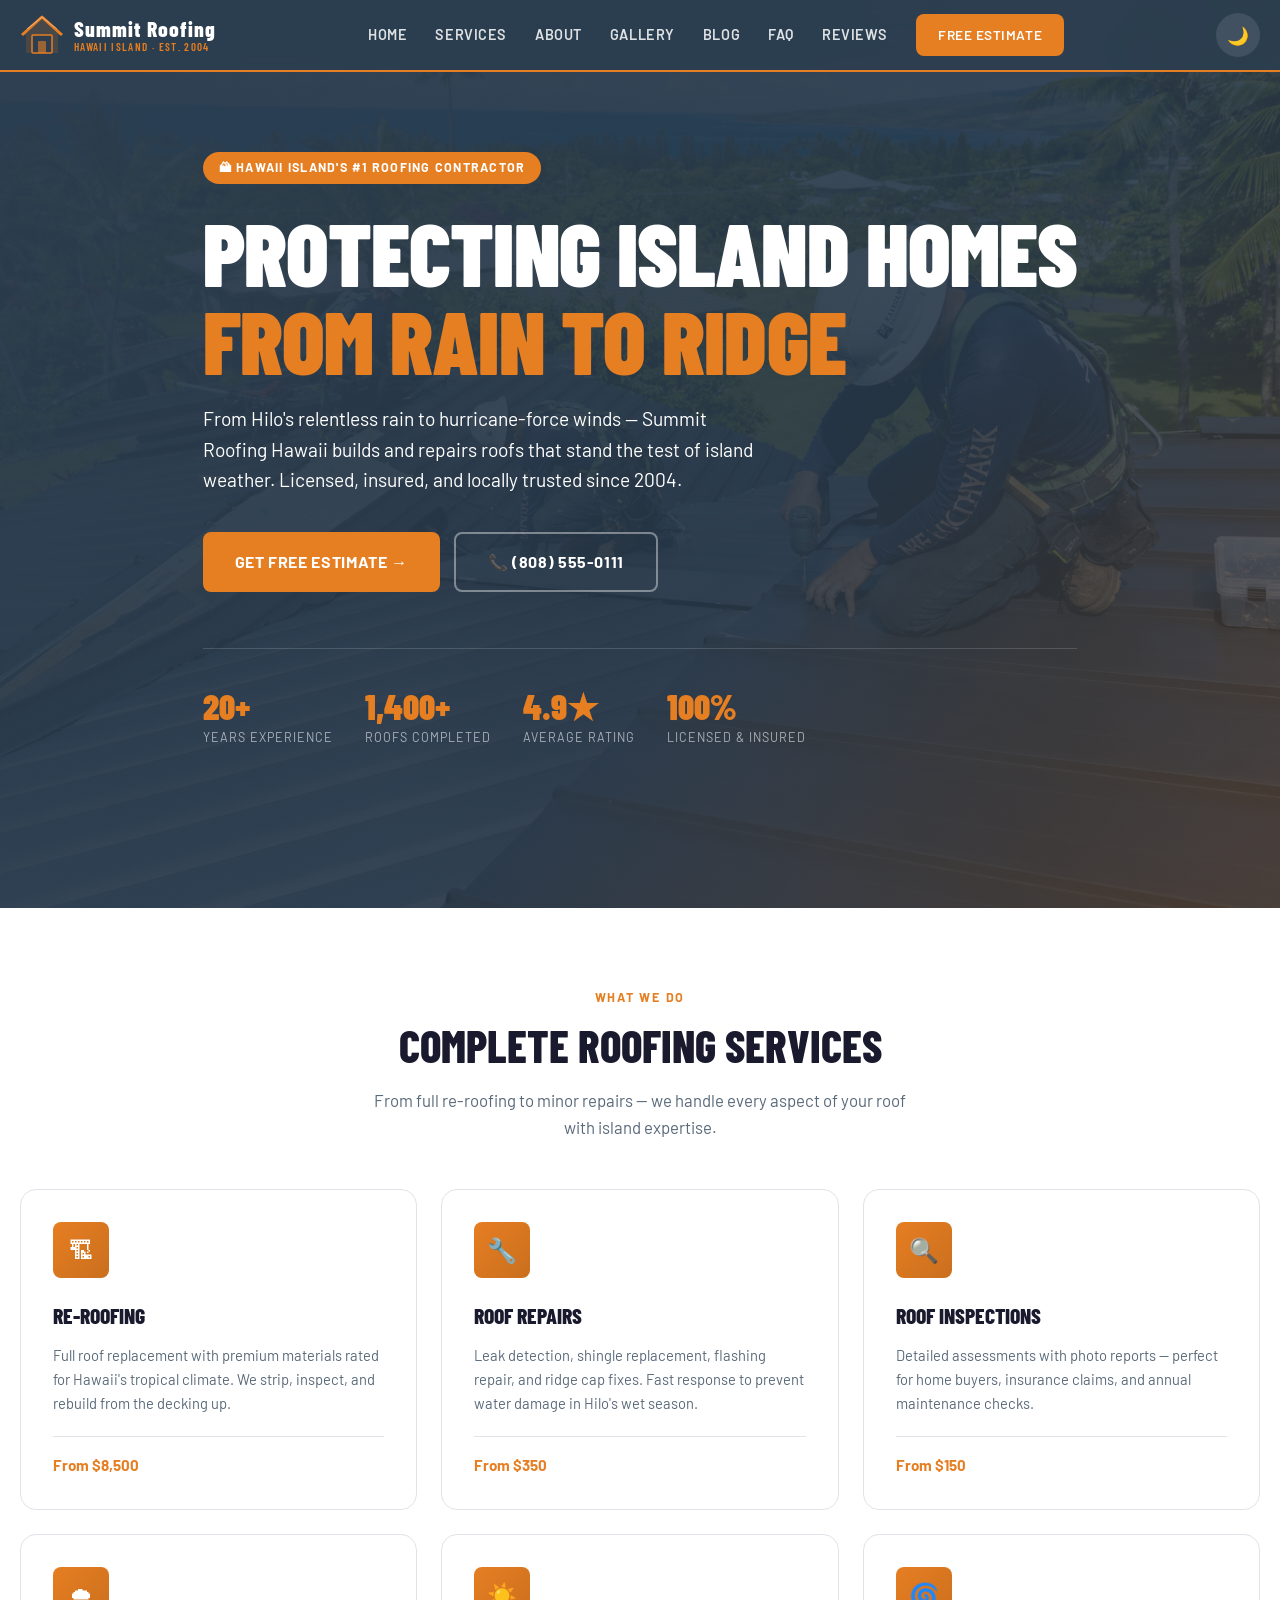
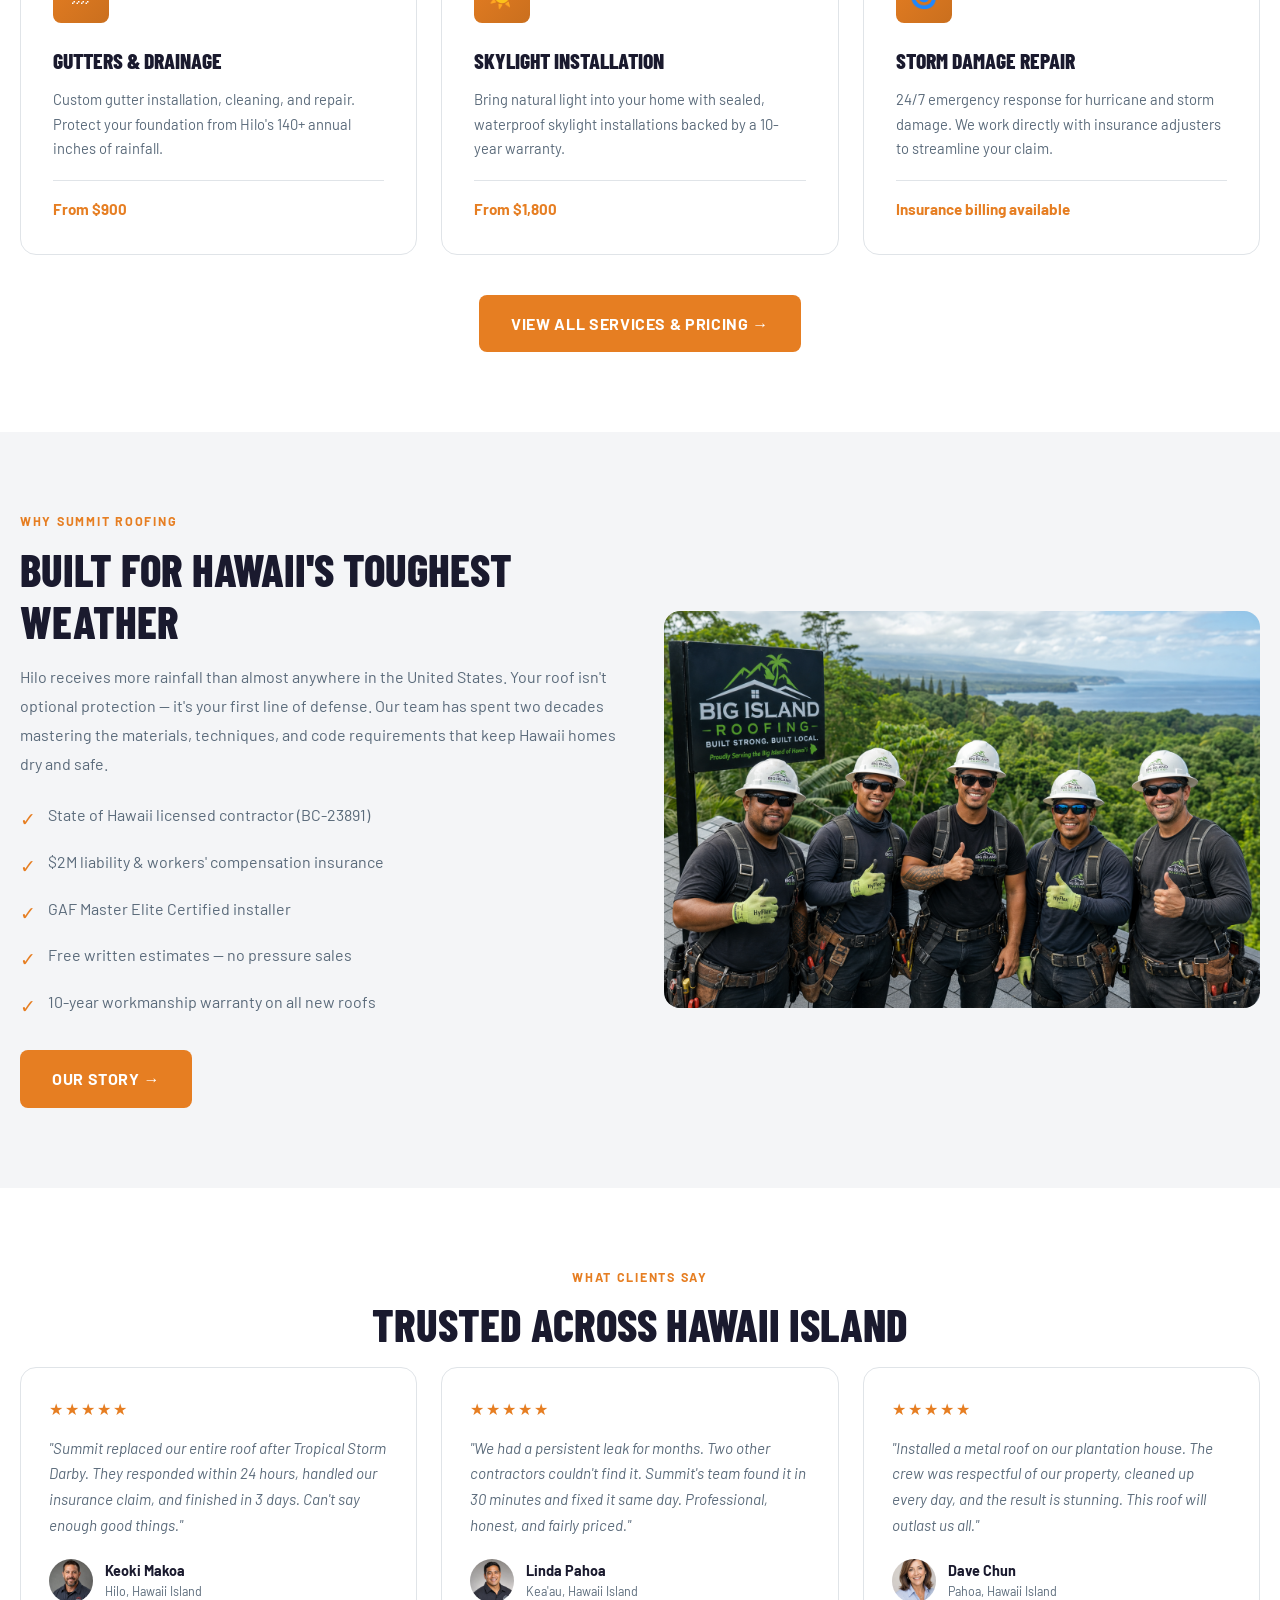
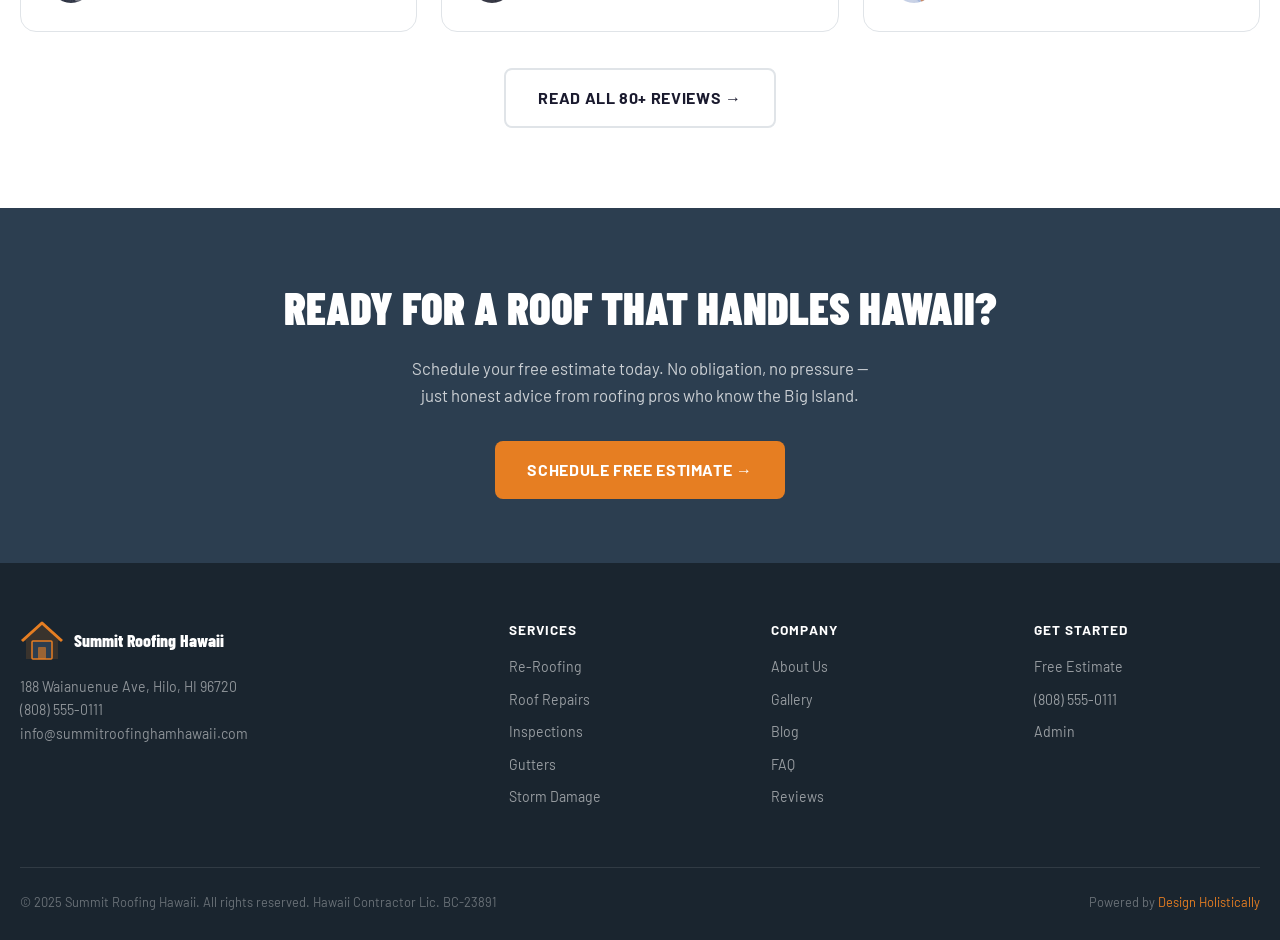
<file: index.html>
<!DOCTYPE html>
<html lang="en" data-theme="light">
<head>
<meta charset="UTF-8" />
<meta name="viewport" content="width=device-width, initial-scale=1.0" />
<title>Summit Roofing Hawaii — Protecting Island Homes from Rain to Ridge</title>
<meta name="description" content="Summit Roofing Hawaii — Hilo's trusted roofing contractor. Re-roofing, repairs, inspections, gutters, and storm damage. Free estimates. (808) 555-0111" />
<meta property="og:title" content="Summit Roofing Hawaii" />
<meta property="og:description" content="Protecting island homes from rain to ridge. Hilo, Hawaii Island." />
<meta property="og:type" content="website" />
<meta property="og:image" content="images/hero.png" />
<link rel="stylesheet" href="css/style.css" />
<script type="application/ld+json">{"@context":"https://schema.org","@type":"LocalBusiness","name":"Summit Roofing Hawaii","description":"Hilo's trusted roofing contractor","telephone":"(808) 555-0111","address":{"@type":"PostalAddress","streetAddress":"188 Waianuenue Ave","addressLocality":"Hilo","addressRegion":"HI","postalCode":"96720"},"geo":{"@type":"GeoCoordinates","latitude":19.7071,"longitude":-155.0885},"openingHours":"Mo-Fr 07:00-17:00","priceRange":"$$"}</script>
  <link rel="icon" type="image/x-icon" href="images/favicon.ico">
  <link rel="icon" type="image/png" sizes="32x32" href="images/favicon-32x32.png">
  <link rel="icon" type="image/png" sizes="16x16" href="images/favicon-16x16.png">
  <link rel="apple-touch-icon" sizes="180x180" href="images/apple-touch-icon.png">
</head>
<body>
<header class="site-header">
  <div class="header-inner">
    <a href="index.html" class="logo-wrap">
      <svg viewBox="0 0 44 44" fill="none" aria-label="Summit Roofing Hawaii logo" xmlns="http://www.w3.org/2000/svg">
        <polygon points="22,4 42,22 38,22 38,40 6,40 6,22 2,22" fill="#E67E22" opacity="0.15"/>
        <polyline points="2,22 22,4 42,22" stroke="#E67E22" stroke-width="3" stroke-linejoin="round" fill="none"/>
        <rect x="12" y="22" width="20" height="18" rx="1" fill="#2C3E50" stroke="#E67E22" stroke-width="1.5"/>
        <rect x="18" y="28" width="8" height="12" rx="1" fill="#E67E22" opacity="0.6"/>
        <line x1="7" y1="16" x2="22" y2="4" stroke="white" stroke-width="1" opacity="0.4"/>
        <line x1="37" y1="16" x2="22" y2="4" stroke="white" stroke-width="1" opacity="0.4"/>
      </svg>
      <div class="logo-text">Summit Roofing<span>Hawaii Island · Est. 2004</span></div>
    </a>
    <nav class="nav-links">
      <a href="index.html">Home</a>
      <a href="services.html">Services</a>
      <a href="about.html">About</a>
      <a href="gallery.html">Gallery</a>
      <a href="blog.html">Blog</a>
      <a href="faq.html">FAQ</a>
      <a href="reviews.html">Reviews</a>
      <a href="booking.html" class="btn-nav">Free Estimate</a>
    </nav>
    <div class="header-actions">
      <button class="dark-toggle" id="darkToggle" aria-label="Toggle dark mode">🌙</button>
      <button class="hamburger" id="hamburger" aria-label="Menu">
        <span></span><span></span><span></span>
      </button>
    </div>
  </div>
</header>
<nav class="mobile-nav" id="mobileNav">
  <a href="index.html">Home</a>
  <a href="services.html">Services</a>
  <a href="about.html">About</a>
  <a href="gallery.html">Gallery</a>
  <a href="blog.html">Blog</a>
  <a href="faq.html">FAQ</a>
  <a href="reviews.html">Reviews</a>
  <a href="booking.html">Free Estimate</a>
</nav>

<!-- HERO -->
<section class="hero">
  <div class="hero-bg"><img src="images/hero.png" alt="Roofing work in Hawaii" /></div>
  <div class="hero-overlay"></div>
  <div class="hero-content">
    <div class="hero-badge">🏔 Hawaii Island's #1 Roofing Contractor</div>
    <h1>Protecting Island Homes<br><em>From Rain to Ridge</em></h1>
    <p>From Hilo's relentless rain to hurricane-force winds — Summit Roofing Hawaii builds and repairs roofs that stand the test of island weather. Licensed, insured, and locally trusted since 2004.</p>
    <div class="hero-cta">
      <a href="booking.html" class="btn-primary">Get Free Estimate →</a>
      <a href="tel:8085550111" class="btn-secondary">📞 (808) 555-0111</a>
    </div>
    <div class="hero-stats">
      <div class="stat"><div class="stat-num">20+</div><div class="stat-label">Years Experience</div></div>
      <div class="stat"><div class="stat-num">1,400+</div><div class="stat-label">Roofs Completed</div></div>
      <div class="stat"><div class="stat-num">4.9★</div><div class="stat-label">Average Rating</div></div>
      <div class="stat"><div class="stat-num">100%</div><div class="stat-label">Licensed & Insured</div></div>
    </div>
  </div>
</section>

<!-- SERVICES OVERVIEW -->
<section>
  <div class="section-inner">
    <div class="section-center fade-up">
      <span class="section-label">What We Do</span>
      <h2 class="section-title">Complete Roofing Services</h2>
      <p class="section-sub">From full re-roofing to minor repairs — we handle every aspect of your roof with island expertise.</p>
    </div>
    <div class="services-grid">
      <div class="service-card fade-up">
        <div class="service-icon">🏗</div>
        <h3>Re-Roofing</h3>
        <p>Full roof replacement with premium materials rated for Hawaii's tropical climate. We strip, inspect, and rebuild from the decking up.</p>
        <div class="service-price">From $8,500</div>
      </div>
      <div class="service-card fade-up">
        <div class="service-icon">🔧</div>
        <h3>Roof Repairs</h3>
        <p>Leak detection, shingle replacement, flashing repair, and ridge cap fixes. Fast response to prevent water damage in Hilo's wet season.</p>
        <div class="service-price">From $350</div>
      </div>
      <div class="service-card fade-up">
        <div class="service-icon">🔍</div>
        <h3>Roof Inspections</h3>
        <p>Detailed assessments with photo reports — perfect for home buyers, insurance claims, and annual maintenance checks.</p>
        <div class="service-price">From $150</div>
      </div>
      <div class="service-card fade-up">
        <div class="service-icon">🌧</div>
        <h3>Gutters & Drainage</h3>
        <p>Custom gutter installation, cleaning, and repair. Protect your foundation from Hilo's 140+ annual inches of rainfall.</p>
        <div class="service-price">From $900</div>
      </div>
      <div class="service-card fade-up">
        <div class="service-icon">☀️</div>
        <h3>Skylight Installation</h3>
        <p>Bring natural light into your home with sealed, waterproof skylight installations backed by a 10-year warranty.</p>
        <div class="service-price">From $1,800</div>
      </div>
      <div class="service-card fade-up">
        <div class="service-icon">🌀</div>
        <h3>Storm Damage Repair</h3>
        <p>24/7 emergency response for hurricane and storm damage. We work directly with insurance adjusters to streamline your claim.</p>
        <div class="service-price">Insurance billing available</div>
      </div>
    </div>
    <div style="text-align:center;margin-top:40px;">
      <a href="services.html" class="btn-primary">View All Services & Pricing →</a>
    </div>
  </div>
</section>

<!-- WHY US -->
<section class="bg-alt">
  <div class="section-inner">
    <div class="about-grid">
      <div class="fade-up">
        <span class="section-label">Why Summit Roofing</span>
        <h2 class="section-title">Built for Hawaii's Toughest Weather</h2>
        <p style="color:var(--text-muted);line-height:1.8;margin-bottom:24px;">Hilo receives more rainfall than almost anywhere in the United States. Your roof isn't optional protection — it's your first line of defense. Our team has spent two decades mastering the materials, techniques, and code requirements that keep Hawaii homes dry and safe.</p>
        <ul style="list-style:none;display:flex;flex-direction:column;gap:14px;">
          <li style="display:flex;gap:12px;align-items:flex-start;"><span style="color:var(--accent);font-size:1.2rem;margin-top:2px;">✓</span><span style="color:var(--text-muted);">State of Hawaii licensed contractor (BC-23891)</span></li>
          <li style="display:flex;gap:12px;align-items:flex-start;"><span style="color:var(--accent);font-size:1.2rem;margin-top:2px;">✓</span><span style="color:var(--text-muted);">$2M liability & workers' compensation insurance</span></li>
          <li style="display:flex;gap:12px;align-items:flex-start;"><span style="color:var(--accent);font-size:1.2rem;margin-top:2px;">✓</span><span style="color:var(--text-muted);">GAF Master Elite Certified installer</span></li>
          <li style="display:flex;gap:12px;align-items:flex-start;"><span style="color:var(--accent);font-size:1.2rem;margin-top:2px;">✓</span><span style="color:var(--text-muted);">Free written estimates — no pressure sales</span></li>
          <li style="display:flex;gap:12px;align-items:flex-start;"><span style="color:var(--accent);font-size:1.2rem;margin-top:2px;">✓</span><span style="color:var(--text-muted);">10-year workmanship warranty on all new roofs</span></li>
        </ul>
        <a href="about.html" style="display:inline-block;margin-top:28px;" class="btn-primary">Our Story →</a>
      </div>
      <div class="fade-up">
        <img src="images/about.png" alt="Summit Roofing team at work" style="border-radius:var(--radius-lg);width:100%;object-fit:cover;" />
      </div>
    </div>
  </div>
</section>

<!-- TESTIMONIALS -->
<section>
  <div class="section-inner">
    <div class="section-center fade-up">
      <span class="section-label">What Clients Say</span>
      <h2 class="section-title">Trusted Across Hawaii Island</h2>
    </div>
    <div class="testimonials-grid">
      <div class="testimonial-card fade-up">
        <div class="stars">★★★★★</div>
        <blockquote>"Summit replaced our entire roof after Tropical Storm Darby. They responded within 24 hours, handled our insurance claim, and finished in 3 days. Can't say enough good things."</blockquote>
        <div class="reviewer">
          <img src="images/avatar-1.png" alt="Keoki M." />
          <div><div class="reviewer-name">Keoki Makoa</div><div class="reviewer-loc">Hilo, Hawaii Island</div></div>
        </div>
      </div>
      <div class="testimonial-card fade-up">
        <div class="stars">★★★★★</div>
        <blockquote>"We had a persistent leak for months. Two other contractors couldn't find it. Summit's team found it in 30 minutes and fixed it same day. Professional, honest, and fairly priced."</blockquote>
        <div class="reviewer">
          <img src="images/avatar-2.png" alt="Linda P." />
          <div><div class="reviewer-name">Linda Pahoa</div><div class="reviewer-loc">Kea'au, Hawaii Island</div></div>
        </div>
      </div>
      <div class="testimonial-card fade-up">
        <div class="stars">★★★★★</div>
        <blockquote>"Installed a metal roof on our plantation house. The crew was respectful of our property, cleaned up every day, and the result is stunning. This roof will outlast us all."</blockquote>
        <div class="reviewer">
          <img src="images/avatar-3.png" alt="Dave C." />
          <div><div class="reviewer-name">Dave Chun</div><div class="reviewer-loc">Pahoa, Hawaii Island</div></div>
        </div>
      </div>
    </div>
    <div style="text-align:center;margin-top:36px;"><a href="reviews.html" class="btn-secondary" style="color:var(--text);border-color:var(--border);">Read All 80+ Reviews →</a></div>
  </div>
</section>

<!-- CTA BAND -->
<div class="cta-band">
  <h2>Ready for a Roof That Handles Hawaii?</h2>
  <p>Schedule your free estimate today. No obligation, no pressure — just honest advice from roofing pros who know the Big Island.</p>
  <a href="booking.html" class="btn-primary">Schedule Free Estimate →</a>
</div>

<!-- FOOTER -->
<footer class="site-footer">
  <div class="footer-inner">
    <div class="footer-grid">
      <div class="footer-brand">
        <div class="logo-wrap">
          <svg viewBox="0 0 44 44" fill="none" width="36" height="36"><polygon points="22,4 42,22 38,22 38,40 6,40 6,22 2,22" fill="#E67E22" opacity="0.15"/><polyline points="2,22 22,4 42,22" stroke="#E67E22" stroke-width="3" stroke-linejoin="round" fill="none"/><rect x="12" y="22" width="20" height="18" rx="1" fill="#2C3E50" stroke="#E67E22" stroke-width="1.5"/><rect x="18" y="28" width="8" height="12" rx="1" fill="#E67E22" opacity="0.6"/></svg>
          <span style="color:#fff;font-family:'Barlow Condensed',sans-serif;font-weight:800;font-size:1.1rem;">Summit Roofing Hawaii</span>
        </div>
        <p>188 Waianuenue Ave, Hilo, HI 96720<br>(808) 555-0111<br>info@summitroofinghamhawaii.com</p>
      </div>
      <div class="footer-col">
        <h4>Services</h4>
        <a href="services.html">Re-Roofing</a>
        <a href="services.html">Roof Repairs</a>
        <a href="services.html">Inspections</a>
        <a href="services.html">Gutters</a>
        <a href="services.html">Storm Damage</a>
      </div>
      <div class="footer-col">
        <h4>Company</h4>
        <a href="about.html">About Us</a>
        <a href="gallery.html">Gallery</a>
        <a href="blog.html">Blog</a>
        <a href="faq.html">FAQ</a>
        <a href="reviews.html">Reviews</a>
      </div>
      <div class="footer-col">
        <h4>Get Started</h4>
        <a href="booking.html">Free Estimate</a>
        <a href="tel:8085550111">(808) 555-0111</a>
        <a href="admin.html">Admin</a>
      </div>
    </div>
    <div class="footer-bottom">
      <span>© 2025 Summit Roofing Hawaii. All rights reserved. Hawaii Contractor Lic. BC-23891</span>
      <span>Powered by <a href="https://designholistically.com" target="_blank">Design Holistically</a></span>
    </div>
  </div>
</footer>
<button class="back-top" id="backTop" aria-label="Back to top">↑</button>
<script src="js/main.js"></script>
</body>
</html>
</file>
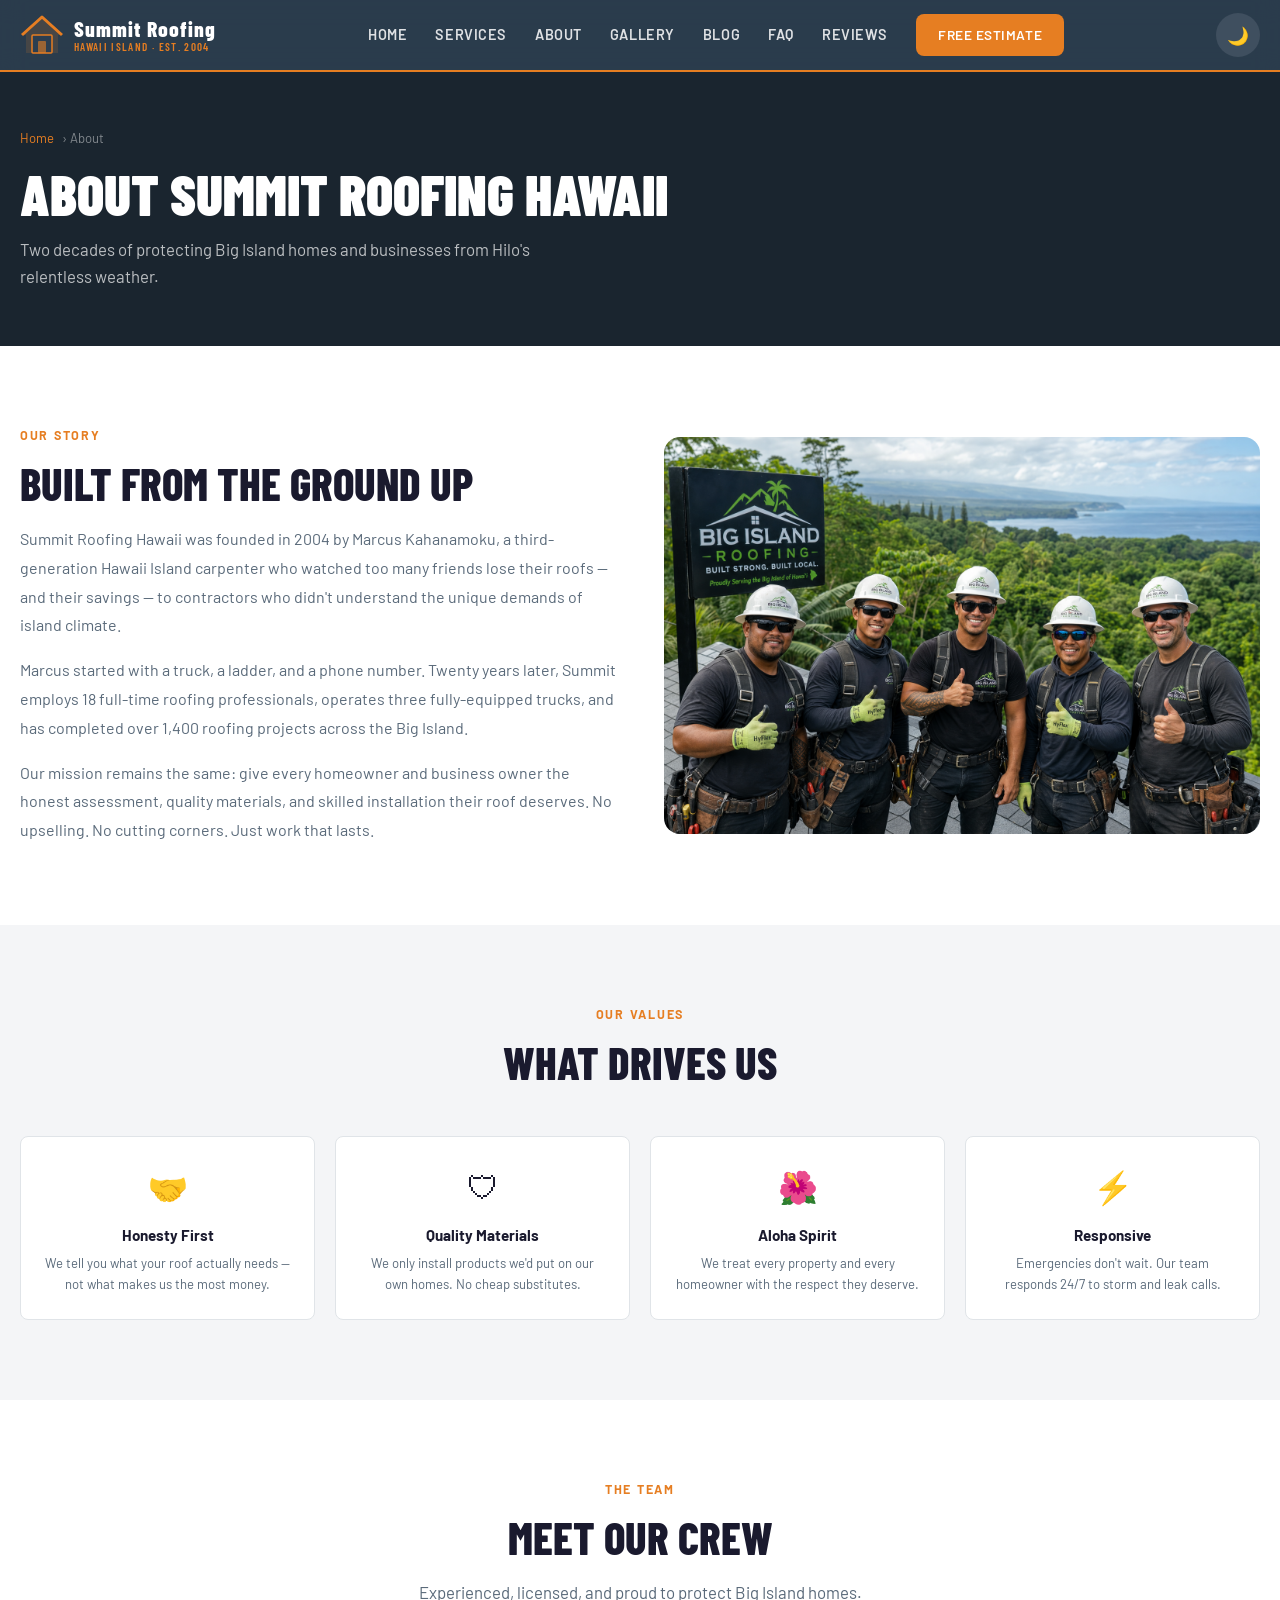
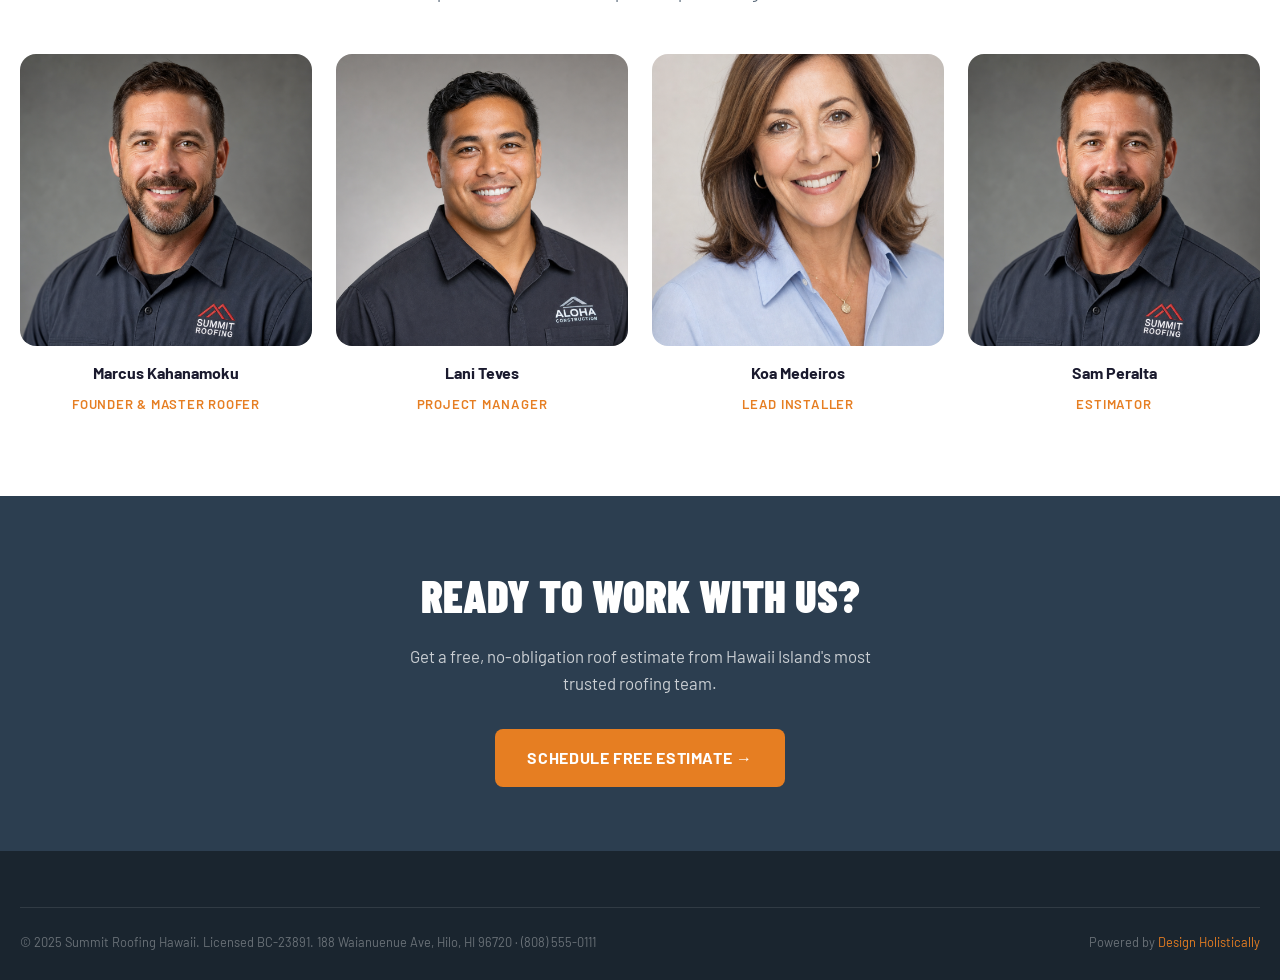
<file: about.html>
<!DOCTYPE html>
<html lang="en" data-theme="light">
<head>
<meta charset="UTF-8"/><meta name="viewport" content="width=device-width,initial-scale=1.0"/>
<title>About Us — Summit Roofing Hawaii</title>
<link rel="stylesheet" href="css/style.css"/>
  <link rel="icon" type="image/x-icon" href="images/favicon.ico">
  <link rel="icon" type="image/png" sizes="32x32" href="images/favicon-32x32.png">
  <link rel="icon" type="image/png" sizes="16x16" href="images/favicon-16x16.png">
  <link rel="apple-touch-icon" sizes="180x180" href="images/apple-touch-icon.png">
</head>
<body>
<header class="site-header">
  <div class="header-inner">
    <a href="index.html" class="logo-wrap">
      <svg viewBox="0 0 44 44" fill="none" width="44" height="44"><polygon points="22,4 42,22 38,22 38,40 6,40 6,22 2,22" fill="#E67E22" opacity="0.15"/><polyline points="2,22 22,4 42,22" stroke="#E67E22" stroke-width="3" stroke-linejoin="round" fill="none"/><rect x="12" y="22" width="20" height="18" rx="1" fill="#2C3E50" stroke="#E67E22" stroke-width="1.5"/><rect x="18" y="28" width="8" height="12" rx="1" fill="#E67E22" opacity="0.6"/></svg>
      <div class="logo-text">Summit Roofing<span>Hawaii Island · Est. 2004</span></div>
    </a>
    <nav class="nav-links">
      <a href="index.html">Home</a><a href="services.html">Services</a><a href="about.html">About</a><a href="gallery.html">Gallery</a><a href="blog.html">Blog</a><a href="faq.html">FAQ</a><a href="reviews.html">Reviews</a>
      <a href="booking.html" class="btn-nav">Free Estimate</a>
    </nav>
    <div class="header-actions">
      <button class="dark-toggle" id="darkToggle">🌙</button>
      <button class="hamburger" id="hamburger"><span></span><span></span><span></span></button>
    </div>
  </div>
</header>
<nav class="mobile-nav" id="mobileNav">
  <a href="index.html">Home</a><a href="services.html">Services</a><a href="about.html">About</a><a href="gallery.html">Gallery</a><a href="blog.html">Blog</a><a href="faq.html">FAQ</a><a href="reviews.html">Reviews</a><a href="booking.html">Free Estimate</a>
</nav>

<div class="page-hero">
  <div class="page-hero-inner">
    <div class="breadcrumb"><a href="index.html">Home</a> › About</div>
    <h1>About Summit Roofing Hawaii</h1>
    <p>Two decades of protecting Big Island homes and businesses from Hilo's relentless weather.</p>
  </div>
</div>
<section>
  <div class="section-inner">
    <div class="about-grid">
      <div class="fade-up">
        <span class="section-label">Our Story</span>
        <h2 class="section-title">Built from the Ground Up</h2>
        <p style="color:var(--text-muted);line-height:1.8;margin-bottom:16px;">Summit Roofing Hawaii was founded in 2004 by Marcus Kahanamoku, a third-generation Hawaii Island carpenter who watched too many friends lose their roofs — and their savings — to contractors who didn't understand the unique demands of island climate.</p>
        <p style="color:var(--text-muted);line-height:1.8;margin-bottom:16px;">Marcus started with a truck, a ladder, and a phone number. Twenty years later, Summit employs 18 full-time roofing professionals, operates three fully-equipped trucks, and has completed over 1,400 roofing projects across the Big Island.</p>
        <p style="color:var(--text-muted);line-height:1.8;">Our mission remains the same: give every homeowner and business owner the honest assessment, quality materials, and skilled installation their roof deserves. No upselling. No cutting corners. Just work that lasts.</p>
      </div>
      <div class="fade-up"><img src="images/about.png" alt="Summit Roofing founders" style="border-radius:var(--radius-lg);width:100%;object-fit:cover;" /></div>
    </div>
  </div>
</section>
<section class="bg-alt">
  <div class="section-inner">
    <div class="section-center fade-up">
      <span class="section-label">Our Values</span>
      <h2 class="section-title">What Drives Us</h2>
    </div>
    <div class="values-grid">
      <div class="value-card fade-up"><div class="value-icon">🤝</div><h4>Honesty First</h4><p>We tell you what your roof actually needs — not what makes us the most money.</p></div>
      <div class="value-card fade-up"><div class="value-icon">🛡</div><h4>Quality Materials</h4><p>We only install products we'd put on our own homes. No cheap substitutes.</p></div>
      <div class="value-card fade-up"><div class="value-icon">🌺</div><h4>Aloha Spirit</h4><p>We treat every property and every homeowner with the respect they deserve.</p></div>
      <div class="value-card fade-up"><div class="value-icon">⚡</div><h4>Responsive</h4><p>Emergencies don't wait. Our team responds 24/7 to storm and leak calls.</p></div>
    </div>
  </div>
</section>
<section>
  <div class="section-inner">
    <div class="section-center fade-up">
      <span class="section-label">The Team</span>
      <h2 class="section-title">Meet Our Crew</h2>
      <p class="section-sub">Experienced, licensed, and proud to protect Big Island homes.</p>
    </div>
    <div class="team-grid">
      <div class="team-card fade-up"><img src="images/avatar-1.png" alt="Marcus K." /><h4>Marcus Kahanamoku</h4><span>Founder & Master Roofer</span></div>
      <div class="team-card fade-up"><img src="images/avatar-2.png" alt="Lani T." /><h4>Lani Teves</h4><span>Project Manager</span></div>
      <div class="team-card fade-up"><img src="images/avatar-3.png" alt="Koa M." /><h4>Koa Medeiros</h4><span>Lead Installer</span></div>
      <div class="team-card fade-up"><img src="images/avatar-1.png" alt="Sam P." /><h4>Sam Peralta</h4><span>Estimator</span></div>
    </div>
  </div>
</section>
<div class="cta-band">
  <h2>Ready to Work With Us?</h2>
  <p>Get a free, no-obligation roof estimate from Hawaii Island's most trusted roofing team.</p>
  <a href="booking.html" class="btn-primary">Schedule Free Estimate →</a>
</div>
<footer class="site-footer">
  <div class="footer-inner">
    <div class="footer-bottom">
      <span>© 2025 Summit Roofing Hawaii. Licensed BC-23891. 188 Waianuenue Ave, Hilo, HI 96720 · (808) 555-0111</span>
      <span>Powered by <a href="https://designholistically.com" target="_blank">Design Holistically</a></span>
    </div>
  </div>
</footer>
<button class="back-top" id="backTop">↑</button>
<script src="js/main.js"></script>
</body>
</html>
</file>
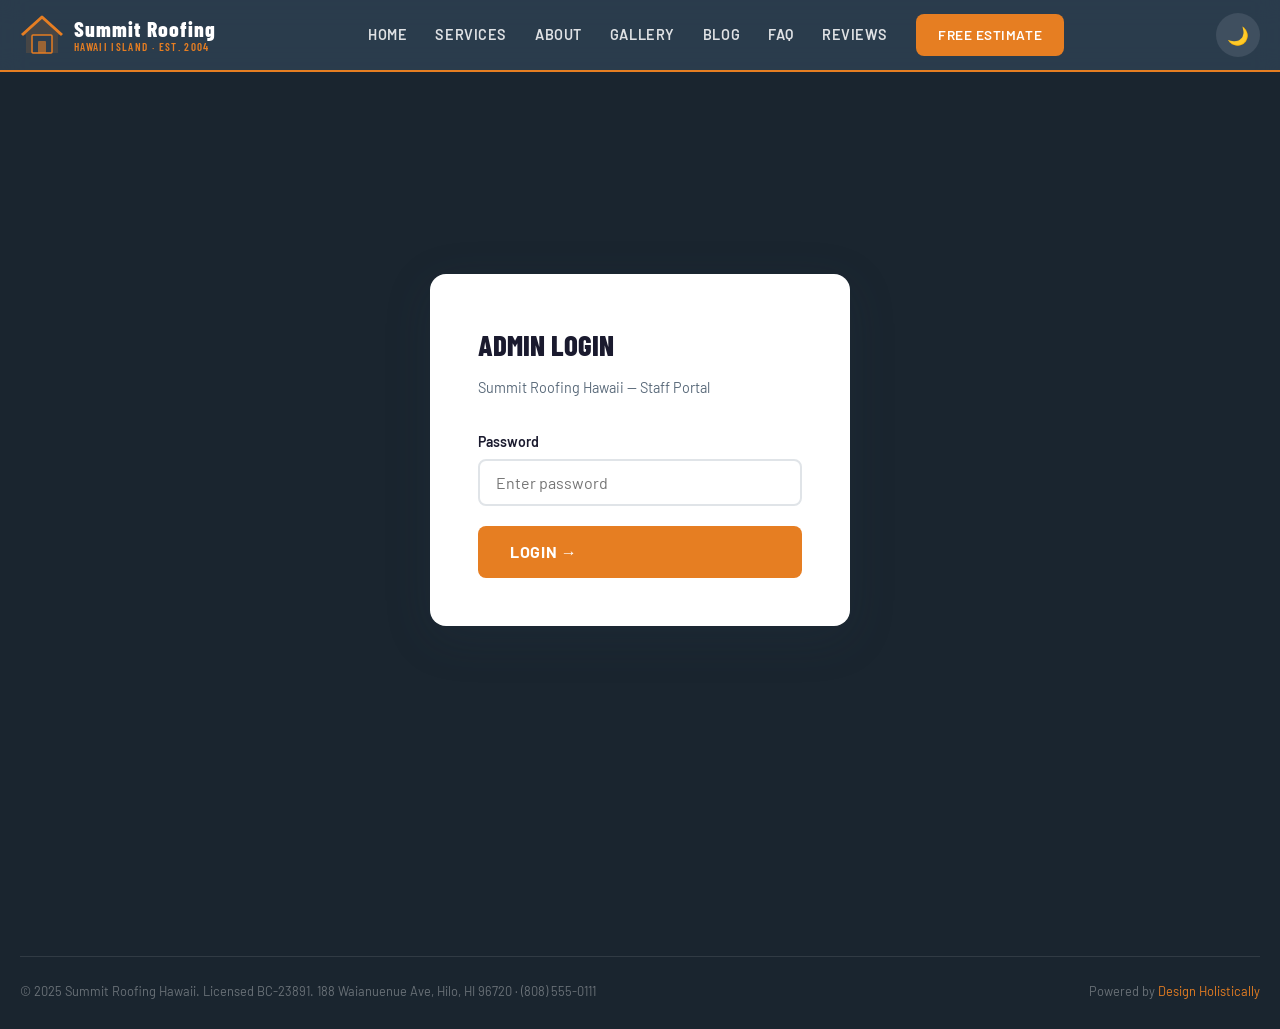
<file: admin.html>
<!DOCTYPE html>
<html lang="en" data-theme="light">
<head>
<meta charset="UTF-8"/><meta name="viewport" content="width=device-width,initial-scale=1.0"/>
<title>Admin Dashboard — Summit Roofing Hawaii</title>
<link rel="stylesheet" href="css/style.css"/><style>
#adminLogin { min-height:100vh; display:flex; align-items:center; justify-content:center; background:var(--primary-dark); padding:20px; }
#adminDash { display:none; }
.dash-tabs { display:flex; gap:4px; padding:0 24px; border-bottom:2px solid var(--border); overflow-x:auto; }
.dash-tab { padding:12px 20px; font-weight:700; font-size:0.85rem; text-transform:uppercase; letter-spacing:0.06em; color:var(--text-muted); cursor:pointer; border-bottom:3px solid transparent; margin-bottom:-2px; white-space:nowrap; background:none; }
.dash-tab.active { color:var(--accent); border-bottom-color:var(--accent); }
.tab-panel { display:none; }
.tab-panel.active { display:block; }
</style>
  <link rel="icon" type="image/x-icon" href="images/favicon.ico">
  <link rel="icon" type="image/png" sizes="32x32" href="images/favicon-32x32.png">
  <link rel="icon" type="image/png" sizes="16x16" href="images/favicon-16x16.png">
  <link rel="apple-touch-icon" sizes="180x180" href="images/apple-touch-icon.png">
</head>
<body>
<header class="site-header">
  <div class="header-inner">
    <a href="index.html" class="logo-wrap">
      <svg viewBox="0 0 44 44" fill="none" width="44" height="44"><polygon points="22,4 42,22 38,22 38,40 6,40 6,22 2,22" fill="#E67E22" opacity="0.15"/><polyline points="2,22 22,4 42,22" stroke="#E67E22" stroke-width="3" stroke-linejoin="round" fill="none"/><rect x="12" y="22" width="20" height="18" rx="1" fill="#2C3E50" stroke="#E67E22" stroke-width="1.5"/><rect x="18" y="28" width="8" height="12" rx="1" fill="#E67E22" opacity="0.6"/></svg>
      <div class="logo-text">Summit Roofing<span>Hawaii Island · Est. 2004</span></div>
    </a>
    <nav class="nav-links">
      <a href="index.html">Home</a><a href="services.html">Services</a><a href="about.html">About</a><a href="gallery.html">Gallery</a><a href="blog.html">Blog</a><a href="faq.html">FAQ</a><a href="reviews.html">Reviews</a>
      <a href="booking.html" class="btn-nav">Free Estimate</a>
    </nav>
    <div class="header-actions">
      <button class="dark-toggle" id="darkToggle">🌙</button>
      <button class="hamburger" id="hamburger"><span></span><span></span><span></span></button>
    </div>
  </div>
</header>
<nav class="mobile-nav" id="mobileNav">
  <a href="index.html">Home</a><a href="services.html">Services</a><a href="about.html">About</a><a href="gallery.html">Gallery</a><a href="blog.html">Blog</a><a href="faq.html">FAQ</a><a href="reviews.html">Reviews</a><a href="booking.html">Free Estimate</a>
</nav>

<div id="adminLogin">
  <div class="login-card">
    <h2>Admin Login</h2>
    <p>Summit Roofing Hawaii — Staff Portal</p>
    <form id="loginForm">
      <div class="form-group"><label>Password</label><input type="password" id="adminPw" placeholder="Enter password" /></div>
      <p id="loginError" style="color:#e74c3c;font-size:0.85rem;margin-bottom:12px;"></p>
      <button type="submit" class="btn-primary" style="width:100%;">Login →</button>
    </form>
  </div>
</div>
<div id="adminDash">
  <div class="dash-header">
    <h1>Summit Roofing — Admin Dashboard</h1>
    <button class="btn-outline" onclick="document.getElementById('adminDash').style.display='none';document.getElementById('adminLogin').style.display='flex';" style="color:#fff;border-color:rgba(255,255,255,0.4);font-size:0.8rem;padding:8px 16px;">Logout</button>
  </div>
  <div class="dash-stats">
    <div class="dash-stat"><div class="num">14</div><div class="lbl">New Bookings</div></div>
    <div class="dash-stat"><div class="num">6</div><div class="lbl">Jobs This Week</div></div>
    <div class="dash-stat"><div class="num">$84k</div><div class="lbl">Month Revenue</div></div>
    <div class="dash-stat"><div class="num">3</div><div class="lbl">Pending Estimates</div></div>
  </div>
  <div class="dash-tabs">
    <button class="dash-tab active" onclick="switchTab('bookings')">Bookings</button>
    <button class="dash-tab" onclick="switchTab('messages')">Messages</button>
    <button class="dash-tab" onclick="switchTab('reviews')">Reviews</button>
  </div>
  <div class="tab-panel active" id="tab-bookings">
    <div class="dash-section">
      <h3>Recent Bookings</h3>
      <div style="overflow-x:auto;"><table class="data-table">
        <thead><tr><th>Date</th><th>Name</th><th>Service</th><th>Address</th><th>Status</th></tr></thead>
        <tbody>
          <tr><td>Jul 2, 2025</td><td>Keoki Makoa</td><td>Re-Roofing</td><td>188 Lanikaula St, Hilo</td><td><span class="badge badge-yellow">Pending</span></td></tr>
          <tr><td>Jul 3, 2025</td><td>Linda Pahoa</td><td>Roof Repair</td><td>44 Kilauea Ave, Hilo</td><td><span class="badge badge-green">Confirmed</span></td></tr>
          <tr><td>Jul 5, 2025</td><td>Dave Chun</td><td>Inspection</td><td>999 Bayfront Dr, Hilo</td><td><span class="badge badge-blue">Completed</span></td></tr>
          <tr><td>Jul 7, 2025</td><td>Maria Santos</td><td>Gutters</td><td>32 Reed's Island, Hilo</td><td><span class="badge badge-yellow">Pending</span></td></tr>
          <tr><td>Jul 8, 2025</td><td>Tom Hirano</td><td>Storm Damage</td><td>71 Makuu Dr, Kea'au</td><td><span class="badge badge-green">Confirmed</span></td></tr>
        </tbody>
      </table></div>
    </div>
  </div>
  <div class="tab-panel" id="tab-messages">
    <div class="dash-section">
      <h3>Contact Messages</h3>
      <div style="overflow-x:auto;"><table class="data-table">
        <thead><tr><th>Date</th><th>Name</th><th>Phone</th><th>Message</th></tr></thead>
        <tbody>
          <tr><td>Jul 1</td><td>Aiko W.</td><td>(808) 555-0201</td><td>My roof started leaking during last night's rain. Can someone come today?</td></tr>
          <tr><td>Jul 2</td><td>Ray K.</td><td>(808) 555-0202</td><td>Getting a pre-purchase inspection on a house in Pahoa. How soon available?</td></tr>
          <tr><td>Jul 3</td><td>Nani F.</td><td>(808) 555-0203</td><td>Interested in metal roofing for my plantation house. Need estimate.</td></tr>
        </tbody>
      </table></div>
    </div>
  </div>
  <div class="tab-panel" id="tab-reviews">
    <div class="dash-section">
      <h3>Recent Reviews</h3>
      <div style="overflow-x:auto;"><table class="data-table">
        <thead><tr><th>Date</th><th>Reviewer</th><th>Rating</th><th>Comment</th></tr></thead>
        <tbody>
          <tr><td>Jun 2025</td><td>Keoki Makoa</td><td>⭐⭐⭐⭐⭐</td><td>Incredible service after storm damage. Handled everything.</td></tr>
          <tr><td>May 2025</td><td>Linda Pahoa</td><td>⭐⭐⭐⭐⭐</td><td>Found and fixed our leak in 30 minutes. Highly recommend.</td></tr>
          <tr><td>Apr 2025</td><td>Dave Chun</td><td>⭐⭐⭐⭐⭐</td><td>Stunning metal roof. Crew was professional and tidy.</td></tr>
        </tbody>
      </table></div>
    </div>
  </div>
</div>
<script>
function switchTab(id) {
  document.querySelectorAll('.tab-panel').forEach(p => p.classList.remove('active'));
  document.querySelectorAll('.dash-tab').forEach(t => t.classList.remove('active'));
  document.getElementById('tab-' + id).classList.add('active');
  event.target.classList.add('active');
}
</script>
<footer class="site-footer">
  <div class="footer-inner">
    <div class="footer-bottom">
      <span>© 2025 Summit Roofing Hawaii. Licensed BC-23891. 188 Waianuenue Ave, Hilo, HI 96720 · (808) 555-0111</span>
      <span>Powered by <a href="https://designholistically.com" target="_blank">Design Holistically</a></span>
    </div>
  </div>
</footer>
<button class="back-top" id="backTop">↑</button>
<script src="js/main.js"></script>
</body>
</html>
</file>
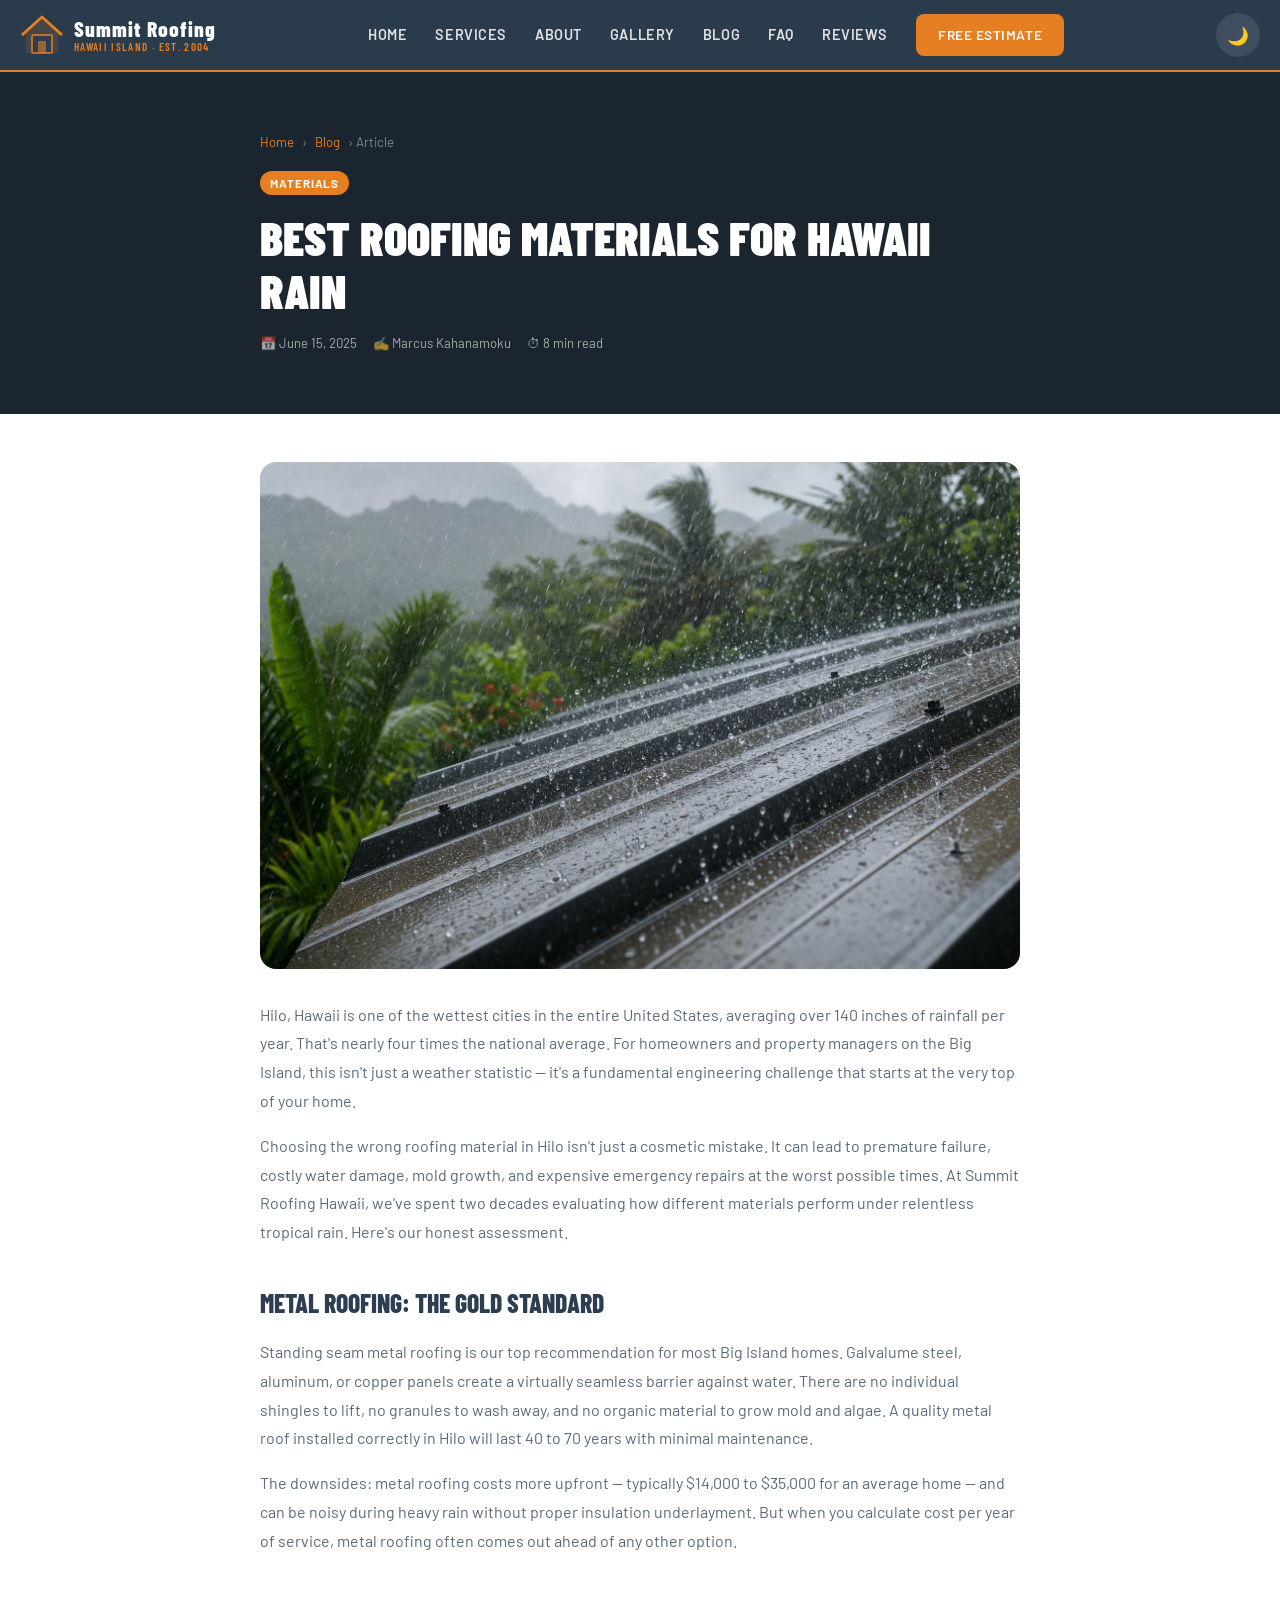
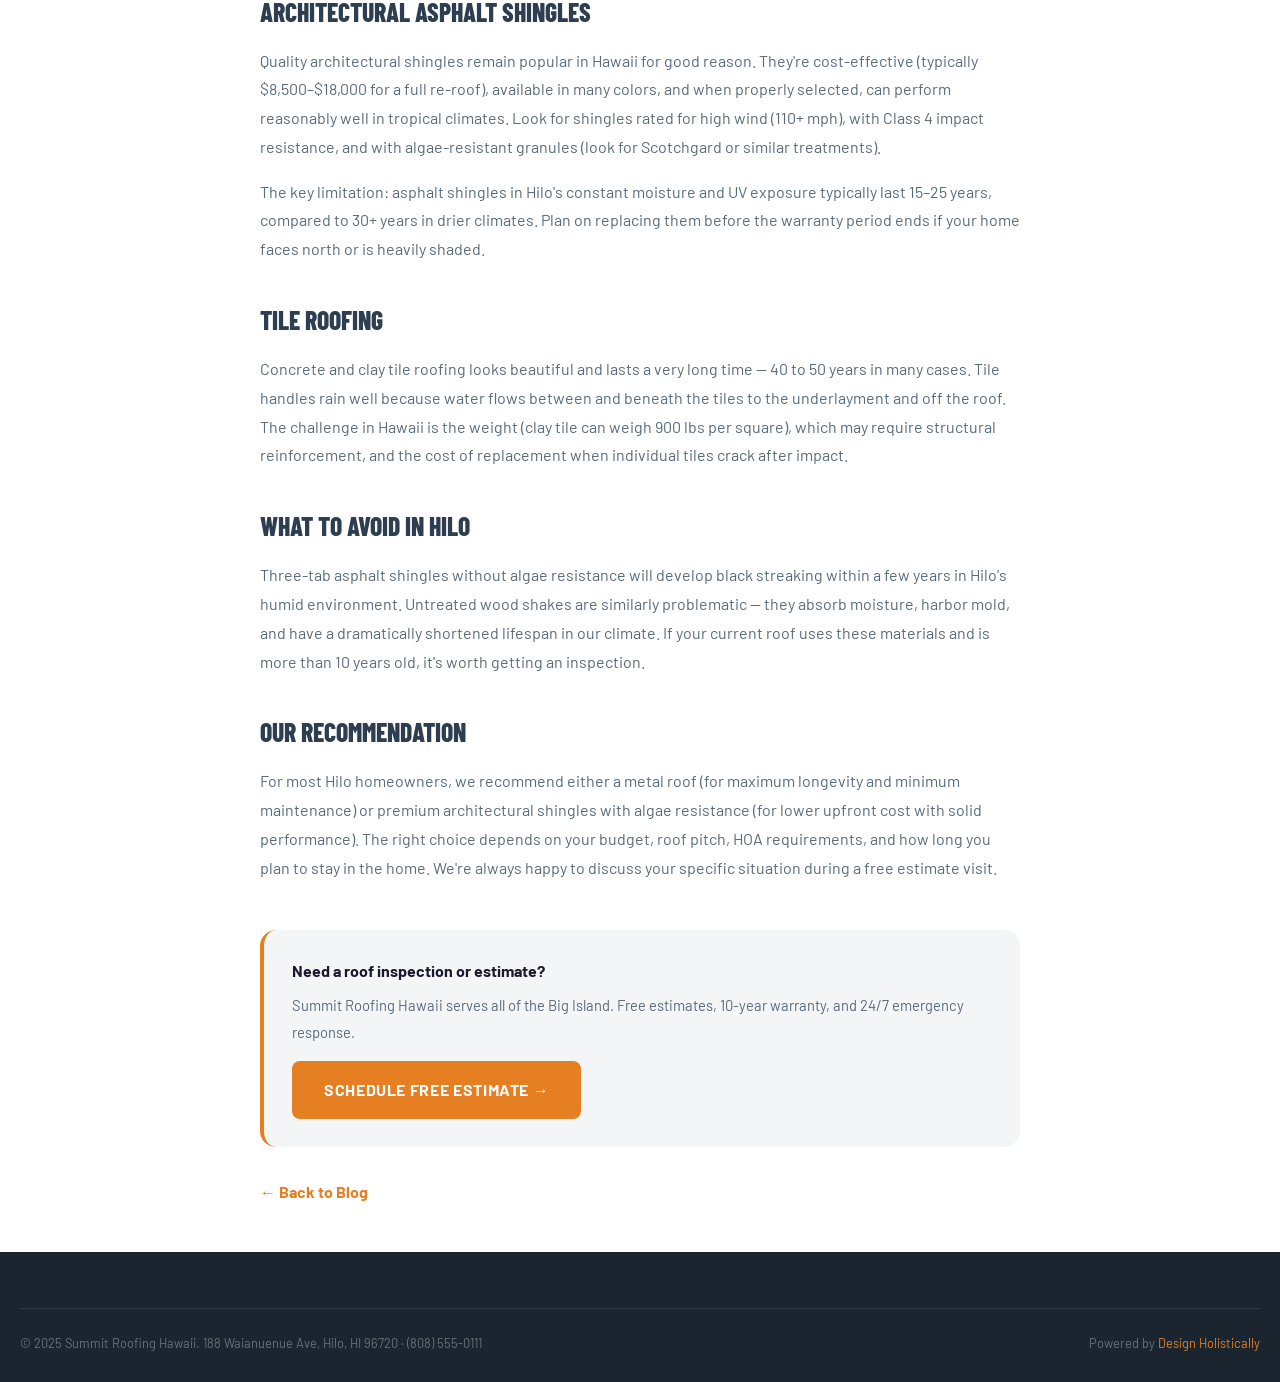
<file: blog-post-1.html>
<!DOCTYPE html>
<html lang="en" data-theme="light">
<head>
<meta charset="UTF-8"/><meta name="viewport" content="width=device-width,initial-scale=1.0"/>
<title>Best Roofing Materials for Hawaii Rain — Summit Roofing Hawaii Blog</title>
<meta name="description" content="Best Roofing Materials for Hawaii Rain. Expert roofing advice from Summit Roofing Hawaii, Hilo's trusted roofing contractor." />
<link rel="stylesheet" href="css/style.css"/>
  <link rel="icon" type="image/x-icon" href="images/favicon.ico">
  <link rel="icon" type="image/png" sizes="32x32" href="images/favicon-32x32.png">
  <link rel="icon" type="image/png" sizes="16x16" href="images/favicon-16x16.png">
  <link rel="apple-touch-icon" sizes="180x180" href="images/apple-touch-icon.png">
</head>
<body>
<header class="site-header">
  <div class="header-inner">
    <a href="index.html" class="logo-wrap">
      <svg viewBox="0 0 44 44" fill="none" width="44" height="44"><polygon points="22,4 42,22 38,22 38,40 6,40 6,22 2,22" fill="#E67E22" opacity="0.15"/><polyline points="2,22 22,4 42,22" stroke="#E67E22" stroke-width="3" stroke-linejoin="round" fill="none"/><rect x="12" y="22" width="20" height="18" rx="1" fill="#2C3E50" stroke="#E67E22" stroke-width="1.5"/><rect x="18" y="28" width="8" height="12" rx="1" fill="#E67E22" opacity="0.6"/></svg>
      <div class="logo-text">Summit Roofing<span>Hawaii Island · Est. 2004</span></div>
    </a>
    <nav class="nav-links">
      <a href="index.html">Home</a><a href="services.html">Services</a><a href="about.html">About</a><a href="gallery.html">Gallery</a><a href="blog.html">Blog</a><a href="faq.html">FAQ</a><a href="reviews.html">Reviews</a>
      <a href="booking.html" class="btn-nav">Free Estimate</a>
    </nav>
    <div class="header-actions">
      <button class="dark-toggle" id="darkToggle">🌙</button>
      <button class="hamburger" id="hamburger"><span></span><span></span><span></span></button>
    </div>
  </div>
</header>
<nav class="mobile-nav" id="mobileNav">
  <a href="index.html">Home</a><a href="services.html">Services</a><a href="about.html">About</a><a href="gallery.html">Gallery</a><a href="blog.html">Blog</a><a href="faq.html">FAQ</a><a href="reviews.html">Reviews</a><a href="booking.html">Free Estimate</a>
</nav>
<div class="post-hero">
  <div class="post-hero-inner">
    <div class="breadcrumb"><a href="index.html">Home</a> › <a href="blog.html">Blog</a> › Article</div>
    <span class="blog-tag" style="margin-bottom:16px;display:inline-block;">Materials</span>
    <h1>Best Roofing Materials for Hawaii Rain</h1>
    <div class="post-meta"><span>📅 June 15, 2025</span><span>✍ Marcus Kahanamoku</span><span>⏱ 8 min read</span></div>
  </div>
</div>
<article>
  <div class="post-content">
    <img src="images/blog-1.png" alt="Best Roofing Materials for Hawaii Rain" style="width:100%;border-radius:var(--radius-lg);margin-bottom:32px;" />
    <p>Hilo, Hawaii is one of the wettest cities in the entire United States, averaging over 140 inches of rainfall per year. That's nearly four times the national average. For homeowners and property managers on the Big Island, this isn't just a weather statistic — it's a fundamental engineering challenge that starts at the very top of your home.</p>
<p>Choosing the wrong roofing material in Hilo isn't just a cosmetic mistake. It can lead to premature failure, costly water damage, mold growth, and expensive emergency repairs at the worst possible times. At Summit Roofing Hawaii, we've spent two decades evaluating how different materials perform under relentless tropical rain. Here's our honest assessment.</p>
<h2>Metal Roofing: The Gold Standard</h2>
<p>Standing seam metal roofing is our top recommendation for most Big Island homes. Galvalume steel, aluminum, or copper panels create a virtually seamless barrier against water. There are no individual shingles to lift, no granules to wash away, and no organic material to grow mold and algae. A quality metal roof installed correctly in Hilo will last 40 to 70 years with minimal maintenance.</p>
<p>The downsides: metal roofing costs more upfront — typically $14,000 to $35,000 for an average home — and can be noisy during heavy rain without proper insulation underlayment. But when you calculate cost per year of service, metal roofing often comes out ahead of any other option.</p>
<h2>Architectural Asphalt Shingles</h2>
<p>Quality architectural shingles remain popular in Hawaii for good reason. They're cost-effective (typically $8,500–$18,000 for a full re-roof), available in many colors, and when properly selected, can perform reasonably well in tropical climates. Look for shingles rated for high wind (110+ mph), with Class 4 impact resistance, and with algae-resistant granules (look for Scotchgard or similar treatments).</p>
<p>The key limitation: asphalt shingles in Hilo's constant moisture and UV exposure typically last 15–25 years, compared to 30+ years in drier climates. Plan on replacing them before the warranty period ends if your home faces north or is heavily shaded.</p>
<h2>Tile Roofing</h2>
<p>Concrete and clay tile roofing looks beautiful and lasts a very long time — 40 to 50 years in many cases. Tile handles rain well because water flows between and beneath the tiles to the underlayment and off the roof. The challenge in Hawaii is the weight (clay tile can weigh 900 lbs per square), which may require structural reinforcement, and the cost of replacement when individual tiles crack after impact.</p>
<h2>What to Avoid in Hilo</h2>
<p>Three-tab asphalt shingles without algae resistance will develop black streaking within a few years in Hilo's humid environment. Untreated wood shakes are similarly problematic — they absorb moisture, harbor mold, and have a dramatically shortened lifespan in our climate. If your current roof uses these materials and is more than 10 years old, it's worth getting an inspection.</p>
<h2>Our Recommendation</h2>
<p>For most Hilo homeowners, we recommend either a metal roof (for maximum longevity and minimum maintenance) or premium architectural shingles with algae resistance (for lower upfront cost with solid performance). The right choice depends on your budget, roof pitch, HOA requirements, and how long you plan to stay in the home. We're always happy to discuss your specific situation during a free estimate visit.</p>
    <div style="margin-top:48px;padding:28px;background:var(--bg-secondary);border-radius:var(--radius-lg);border-left:4px solid var(--accent);">
      <strong style="display:block;margin-bottom:8px;">Need a roof inspection or estimate?</strong>
      <p style="color:var(--text-muted);font-size:0.92rem;margin-bottom:16px;">Summit Roofing Hawaii serves all of the Big Island. Free estimates, 10-year warranty, and 24/7 emergency response.</p>
      <a href="booking.html" class="btn-primary">Schedule Free Estimate →</a>
    </div>
    <div style="margin-top:32px;"><a href="blog.html" style="color:var(--accent);font-weight:700;">← Back to Blog</a></div>
  </div>
</article>
<footer class="site-footer">
  <div class="footer-inner">
    <div class="footer-bottom">
      <span>© 2025 Summit Roofing Hawaii. 188 Waianuenue Ave, Hilo, HI 96720 · (808) 555-0111</span>
      <span>Powered by <a href="https://designholistically.com" target="_blank">Design Holistically</a></span>
    </div>
  </div>
</footer>
<button class="back-top" id="backTop">↑</button>
<script src="js/main.js"></script>
</body>
</html>
</file>
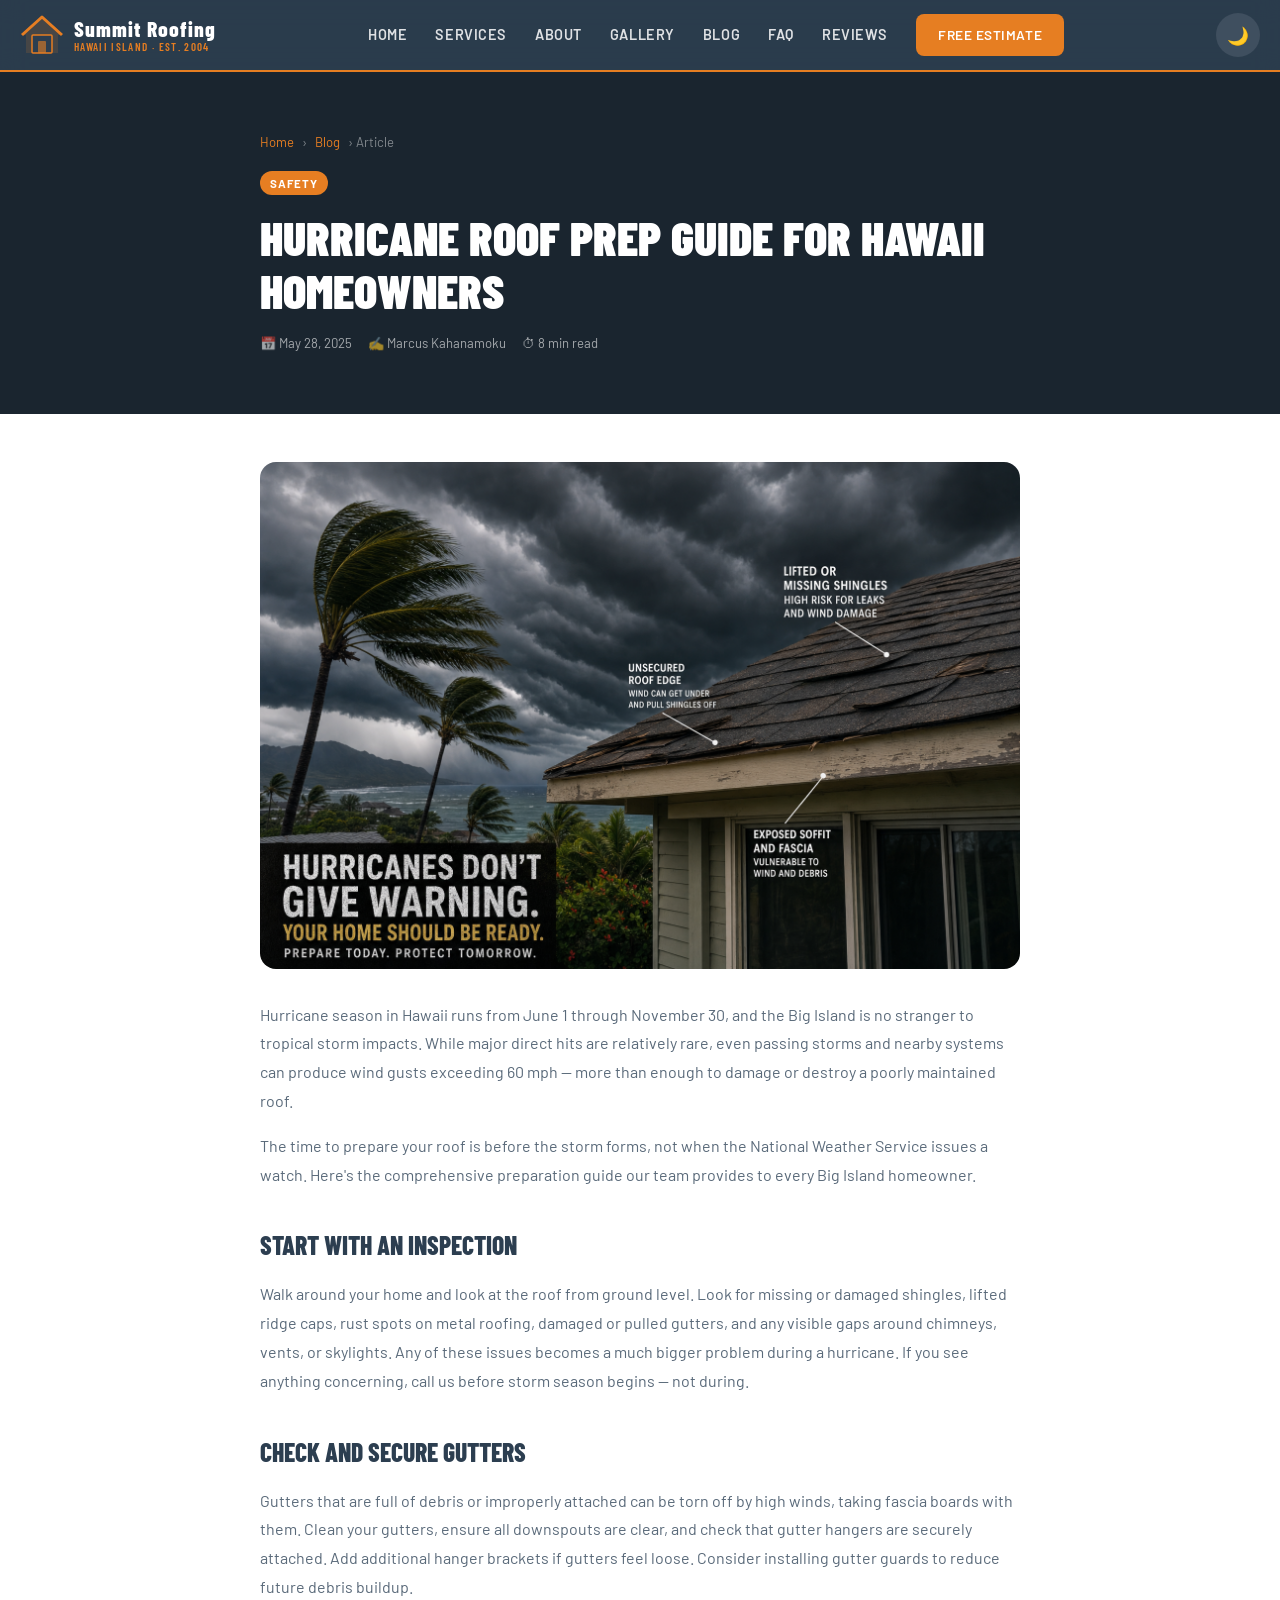
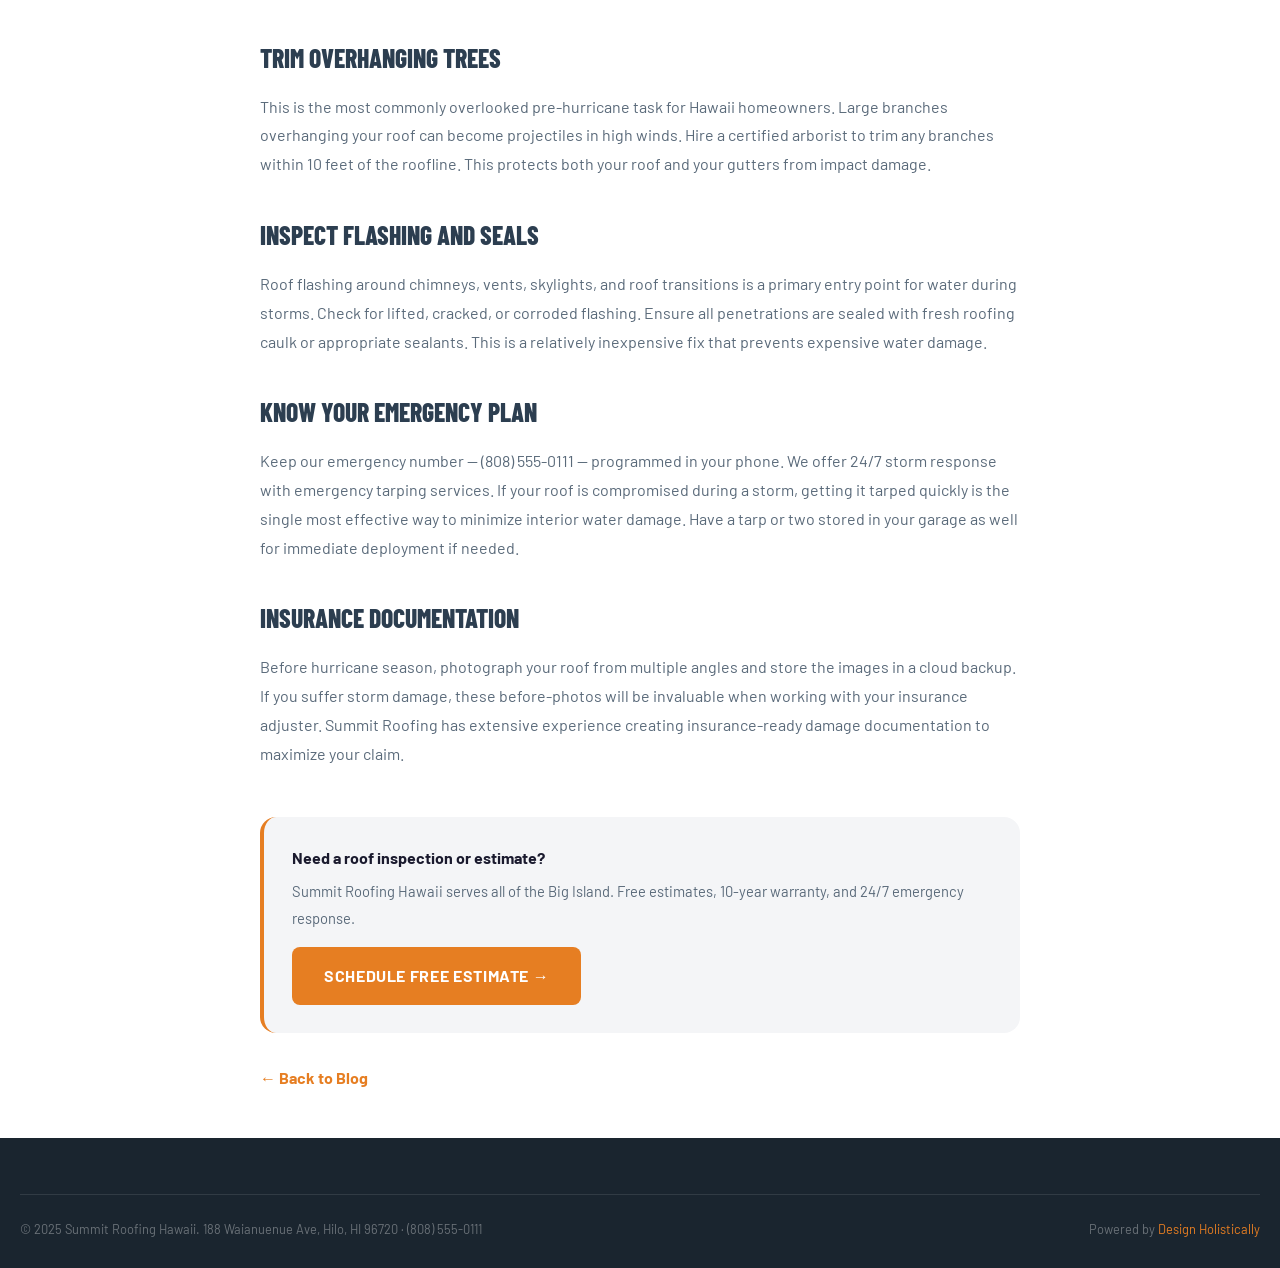
<file: blog-post-2.html>
<!DOCTYPE html>
<html lang="en" data-theme="light">
<head>
<meta charset="UTF-8"/><meta name="viewport" content="width=device-width,initial-scale=1.0"/>
<title>Hurricane Roof Prep Guide for Hawaii Homeowners — Summit Roofing Hawaii Blog</title>
<meta name="description" content="Hurricane Roof Prep Guide for Hawaii Homeowners. Expert roofing advice from Summit Roofing Hawaii, Hilo's trusted roofing contractor." />
<link rel="stylesheet" href="css/style.css"/>
  <link rel="icon" type="image/x-icon" href="images/favicon.ico">
  <link rel="icon" type="image/png" sizes="32x32" href="images/favicon-32x32.png">
  <link rel="icon" type="image/png" sizes="16x16" href="images/favicon-16x16.png">
  <link rel="apple-touch-icon" sizes="180x180" href="images/apple-touch-icon.png">
</head>
<body>
<header class="site-header">
  <div class="header-inner">
    <a href="index.html" class="logo-wrap">
      <svg viewBox="0 0 44 44" fill="none" width="44" height="44"><polygon points="22,4 42,22 38,22 38,40 6,40 6,22 2,22" fill="#E67E22" opacity="0.15"/><polyline points="2,22 22,4 42,22" stroke="#E67E22" stroke-width="3" stroke-linejoin="round" fill="none"/><rect x="12" y="22" width="20" height="18" rx="1" fill="#2C3E50" stroke="#E67E22" stroke-width="1.5"/><rect x="18" y="28" width="8" height="12" rx="1" fill="#E67E22" opacity="0.6"/></svg>
      <div class="logo-text">Summit Roofing<span>Hawaii Island · Est. 2004</span></div>
    </a>
    <nav class="nav-links">
      <a href="index.html">Home</a><a href="services.html">Services</a><a href="about.html">About</a><a href="gallery.html">Gallery</a><a href="blog.html">Blog</a><a href="faq.html">FAQ</a><a href="reviews.html">Reviews</a>
      <a href="booking.html" class="btn-nav">Free Estimate</a>
    </nav>
    <div class="header-actions">
      <button class="dark-toggle" id="darkToggle">🌙</button>
      <button class="hamburger" id="hamburger"><span></span><span></span><span></span></button>
    </div>
  </div>
</header>
<nav class="mobile-nav" id="mobileNav">
  <a href="index.html">Home</a><a href="services.html">Services</a><a href="about.html">About</a><a href="gallery.html">Gallery</a><a href="blog.html">Blog</a><a href="faq.html">FAQ</a><a href="reviews.html">Reviews</a><a href="booking.html">Free Estimate</a>
</nav>
<div class="post-hero">
  <div class="post-hero-inner">
    <div class="breadcrumb"><a href="index.html">Home</a> › <a href="blog.html">Blog</a> › Article</div>
    <span class="blog-tag" style="margin-bottom:16px;display:inline-block;">Safety</span>
    <h1>Hurricane Roof Prep Guide for Hawaii Homeowners</h1>
    <div class="post-meta"><span>📅 May 28, 2025</span><span>✍ Marcus Kahanamoku</span><span>⏱ 8 min read</span></div>
  </div>
</div>
<article>
  <div class="post-content">
    <img src="images/blog-2.png" alt="Hurricane Roof Prep Guide for Hawaii Homeowners" style="width:100%;border-radius:var(--radius-lg);margin-bottom:32px;" />
    <p>Hurricane season in Hawaii runs from June 1 through November 30, and the Big Island is no stranger to tropical storm impacts. While major direct hits are relatively rare, even passing storms and nearby systems can produce wind gusts exceeding 60 mph — more than enough to damage or destroy a poorly maintained roof.</p>
<p>The time to prepare your roof is before the storm forms, not when the National Weather Service issues a watch. Here's the comprehensive preparation guide our team provides to every Big Island homeowner.</p>
<h2>Start with an Inspection</h2>
<p>Walk around your home and look at the roof from ground level. Look for missing or damaged shingles, lifted ridge caps, rust spots on metal roofing, damaged or pulled gutters, and any visible gaps around chimneys, vents, or skylights. Any of these issues becomes a much bigger problem during a hurricane. If you see anything concerning, call us before storm season begins — not during.</p>
<h2>Check and Secure Gutters</h2>
<p>Gutters that are full of debris or improperly attached can be torn off by high winds, taking fascia boards with them. Clean your gutters, ensure all downspouts are clear, and check that gutter hangers are securely attached. Add additional hanger brackets if gutters feel loose. Consider installing gutter guards to reduce future debris buildup.</p>
<h2>Trim Overhanging Trees</h2>
<p>This is the most commonly overlooked pre-hurricane task for Hawaii homeowners. Large branches overhanging your roof can become projectiles in high winds. Hire a certified arborist to trim any branches within 10 feet of the roofline. This protects both your roof and your gutters from impact damage.</p>
<h2>Inspect Flashing and Seals</h2>
<p>Roof flashing around chimneys, vents, skylights, and roof transitions is a primary entry point for water during storms. Check for lifted, cracked, or corroded flashing. Ensure all penetrations are sealed with fresh roofing caulk or appropriate sealants. This is a relatively inexpensive fix that prevents expensive water damage.</p>
<h2>Know Your Emergency Plan</h2>
<p>Keep our emergency number — (808) 555-0111 — programmed in your phone. We offer 24/7 storm response with emergency tarping services. If your roof is compromised during a storm, getting it tarped quickly is the single most effective way to minimize interior water damage. Have a tarp or two stored in your garage as well for immediate deployment if needed.</p>
<h2>Insurance Documentation</h2>
<p>Before hurricane season, photograph your roof from multiple angles and store the images in a cloud backup. If you suffer storm damage, these before-photos will be invaluable when working with your insurance adjuster. Summit Roofing has extensive experience creating insurance-ready damage documentation to maximize your claim.</p>
    <div style="margin-top:48px;padding:28px;background:var(--bg-secondary);border-radius:var(--radius-lg);border-left:4px solid var(--accent);">
      <strong style="display:block;margin-bottom:8px;">Need a roof inspection or estimate?</strong>
      <p style="color:var(--text-muted);font-size:0.92rem;margin-bottom:16px;">Summit Roofing Hawaii serves all of the Big Island. Free estimates, 10-year warranty, and 24/7 emergency response.</p>
      <a href="booking.html" class="btn-primary">Schedule Free Estimate →</a>
    </div>
    <div style="margin-top:32px;"><a href="blog.html" style="color:var(--accent);font-weight:700;">← Back to Blog</a></div>
  </div>
</article>
<footer class="site-footer">
  <div class="footer-inner">
    <div class="footer-bottom">
      <span>© 2025 Summit Roofing Hawaii. 188 Waianuenue Ave, Hilo, HI 96720 · (808) 555-0111</span>
      <span>Powered by <a href="https://designholistically.com" target="_blank">Design Holistically</a></span>
    </div>
  </div>
</footer>
<button class="back-top" id="backTop">↑</button>
<script src="js/main.js"></script>
</body>
</html>
</file>
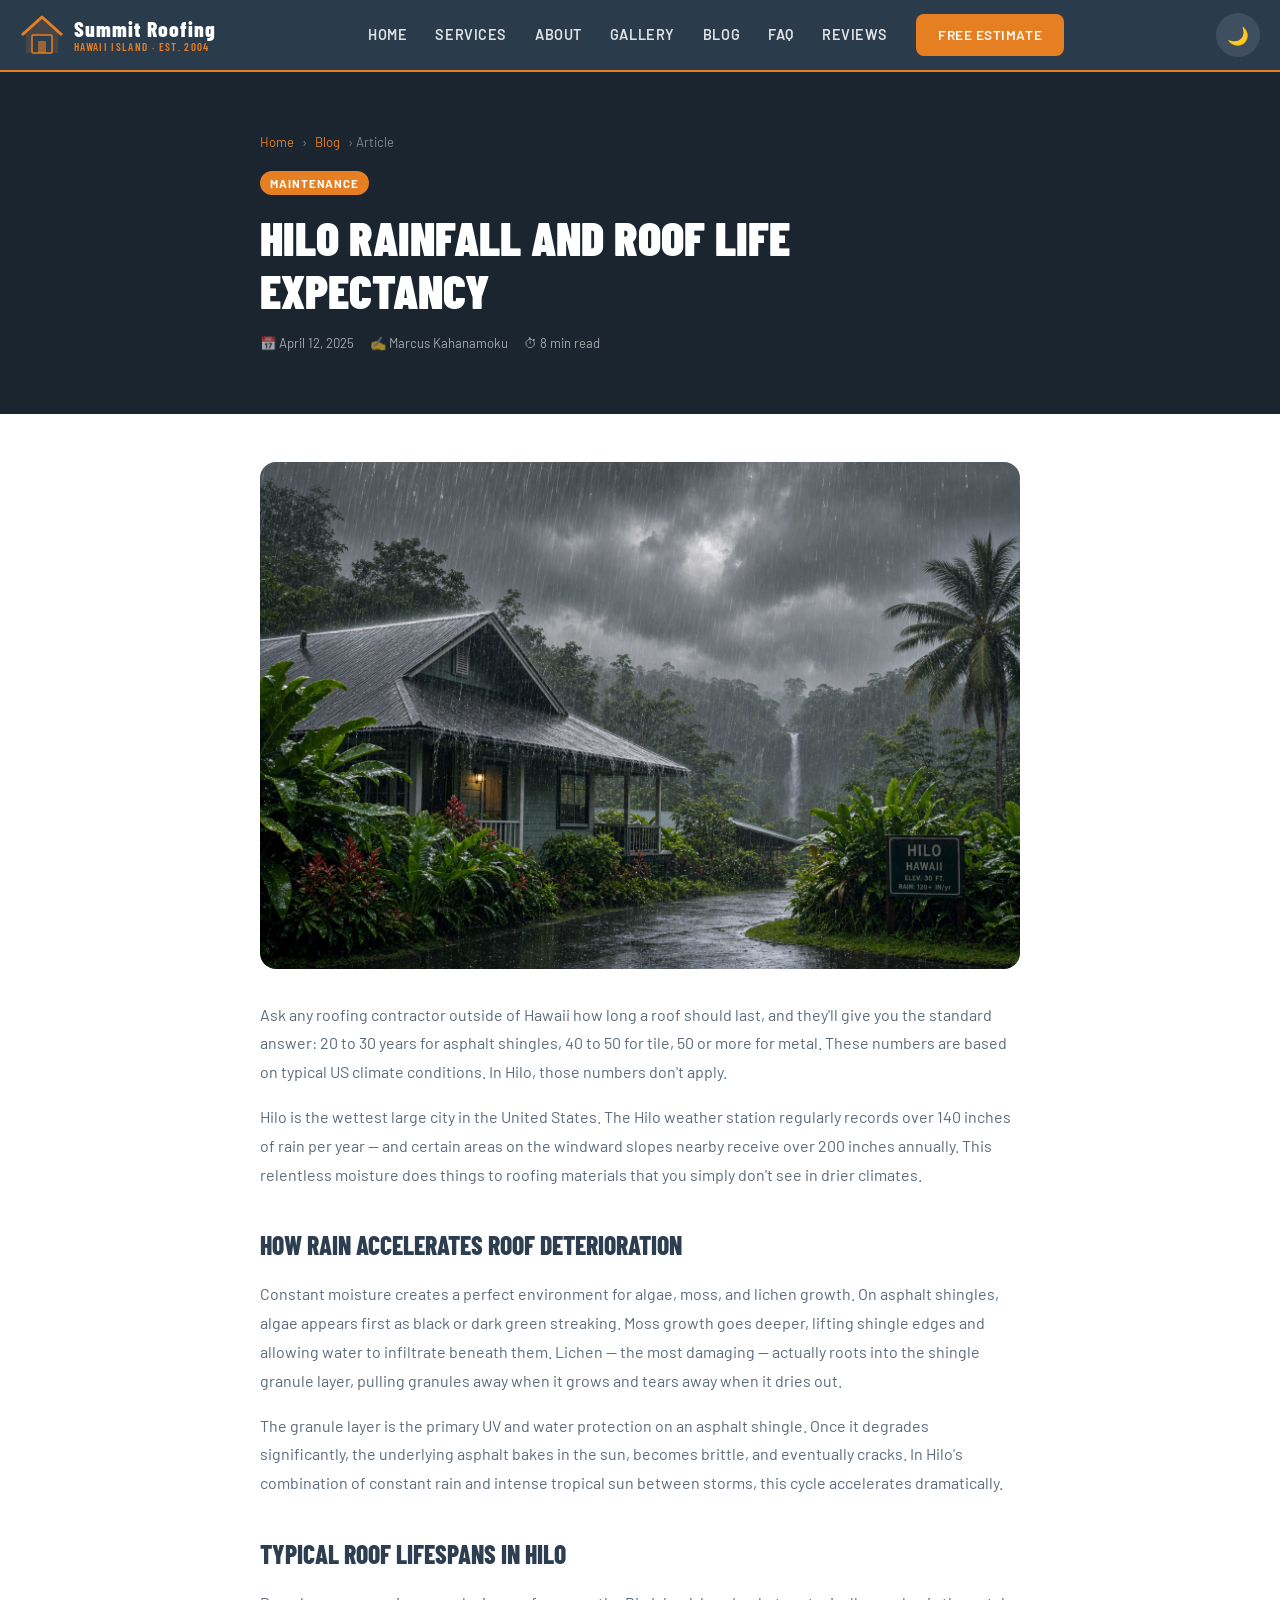
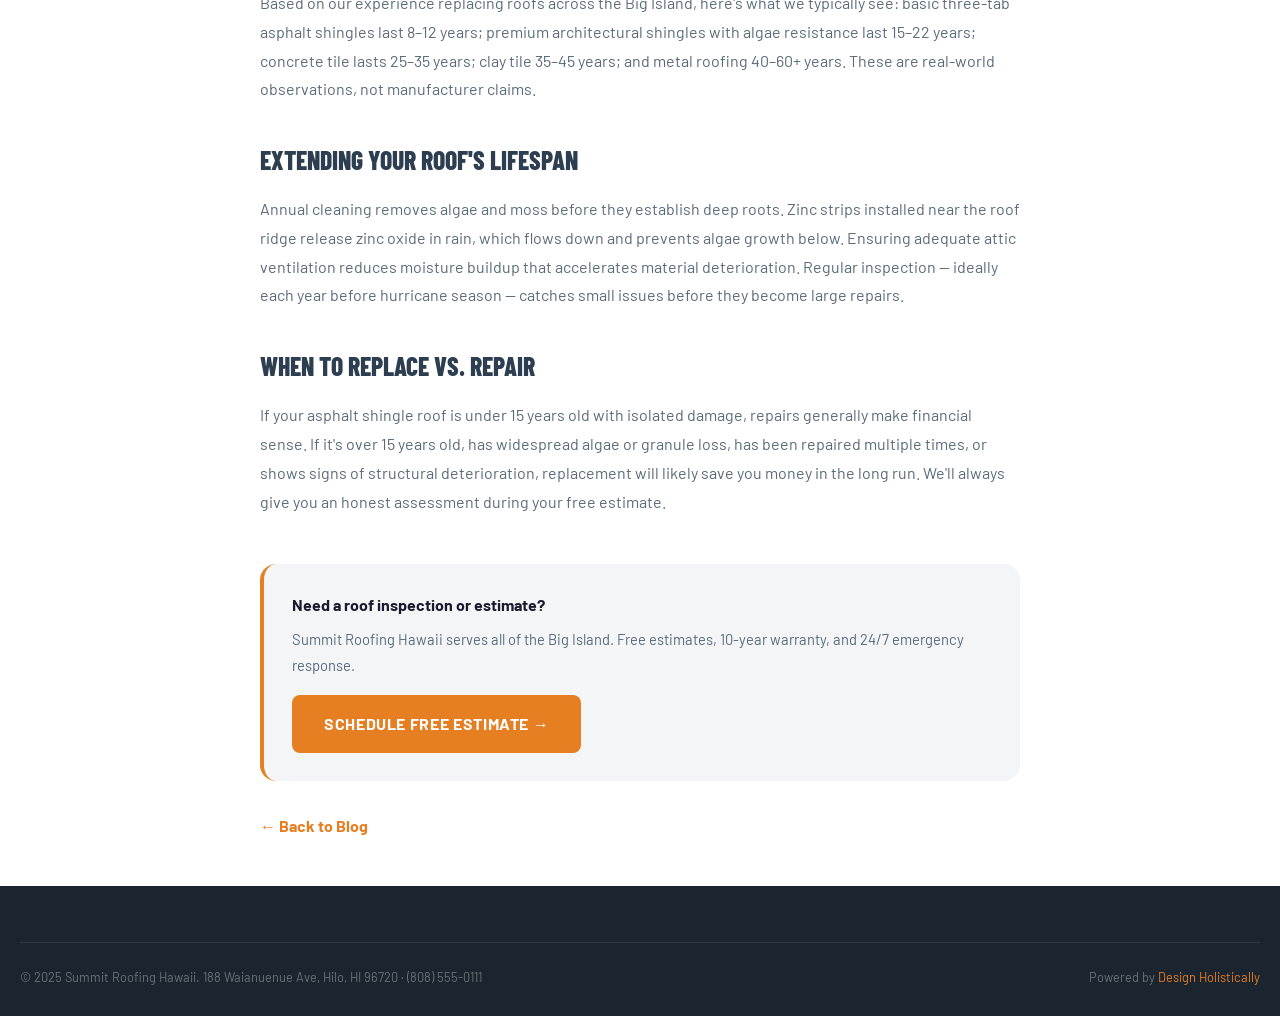
<file: blog-post-3.html>
<!DOCTYPE html>
<html lang="en" data-theme="light">
<head>
<meta charset="UTF-8"/><meta name="viewport" content="width=device-width,initial-scale=1.0"/>
<title>Hilo Rainfall and Roof Life Expectancy — Summit Roofing Hawaii Blog</title>
<meta name="description" content="Hilo Rainfall and Roof Life Expectancy. Expert roofing advice from Summit Roofing Hawaii, Hilo's trusted roofing contractor." />
<link rel="stylesheet" href="css/style.css"/>
  <link rel="icon" type="image/x-icon" href="images/favicon.ico">
  <link rel="icon" type="image/png" sizes="32x32" href="images/favicon-32x32.png">
  <link rel="icon" type="image/png" sizes="16x16" href="images/favicon-16x16.png">
  <link rel="apple-touch-icon" sizes="180x180" href="images/apple-touch-icon.png">
</head>
<body>
<header class="site-header">
  <div class="header-inner">
    <a href="index.html" class="logo-wrap">
      <svg viewBox="0 0 44 44" fill="none" width="44" height="44"><polygon points="22,4 42,22 38,22 38,40 6,40 6,22 2,22" fill="#E67E22" opacity="0.15"/><polyline points="2,22 22,4 42,22" stroke="#E67E22" stroke-width="3" stroke-linejoin="round" fill="none"/><rect x="12" y="22" width="20" height="18" rx="1" fill="#2C3E50" stroke="#E67E22" stroke-width="1.5"/><rect x="18" y="28" width="8" height="12" rx="1" fill="#E67E22" opacity="0.6"/></svg>
      <div class="logo-text">Summit Roofing<span>Hawaii Island · Est. 2004</span></div>
    </a>
    <nav class="nav-links">
      <a href="index.html">Home</a><a href="services.html">Services</a><a href="about.html">About</a><a href="gallery.html">Gallery</a><a href="blog.html">Blog</a><a href="faq.html">FAQ</a><a href="reviews.html">Reviews</a>
      <a href="booking.html" class="btn-nav">Free Estimate</a>
    </nav>
    <div class="header-actions">
      <button class="dark-toggle" id="darkToggle">🌙</button>
      <button class="hamburger" id="hamburger"><span></span><span></span><span></span></button>
    </div>
  </div>
</header>
<nav class="mobile-nav" id="mobileNav">
  <a href="index.html">Home</a><a href="services.html">Services</a><a href="about.html">About</a><a href="gallery.html">Gallery</a><a href="blog.html">Blog</a><a href="faq.html">FAQ</a><a href="reviews.html">Reviews</a><a href="booking.html">Free Estimate</a>
</nav>
<div class="post-hero">
  <div class="post-hero-inner">
    <div class="breadcrumb"><a href="index.html">Home</a> › <a href="blog.html">Blog</a> › Article</div>
    <span class="blog-tag" style="margin-bottom:16px;display:inline-block;">Maintenance</span>
    <h1>Hilo Rainfall and Roof Life Expectancy</h1>
    <div class="post-meta"><span>📅 April 12, 2025</span><span>✍ Marcus Kahanamoku</span><span>⏱ 8 min read</span></div>
  </div>
</div>
<article>
  <div class="post-content">
    <img src="images/blog-3.png" alt="Hilo Rainfall and Roof Life Expectancy" style="width:100%;border-radius:var(--radius-lg);margin-bottom:32px;" />
    <p>Ask any roofing contractor outside of Hawaii how long a roof should last, and they'll give you the standard answer: 20 to 30 years for asphalt shingles, 40 to 50 for tile, 50 or more for metal. These numbers are based on typical US climate conditions. In Hilo, those numbers don't apply.</p>
<p>Hilo is the wettest large city in the United States. The Hilo weather station regularly records over 140 inches of rain per year — and certain areas on the windward slopes nearby receive over 200 inches annually. This relentless moisture does things to roofing materials that you simply don't see in drier climates.</p>
<h2>How Rain Accelerates Roof Deterioration</h2>
<p>Constant moisture creates a perfect environment for algae, moss, and lichen growth. On asphalt shingles, algae appears first as black or dark green streaking. Moss growth goes deeper, lifting shingle edges and allowing water to infiltrate beneath them. Lichen — the most damaging — actually roots into the shingle granule layer, pulling granules away when it grows and tears away when it dries out.</p>
<p>The granule layer is the primary UV and water protection on an asphalt shingle. Once it degrades significantly, the underlying asphalt bakes in the sun, becomes brittle, and eventually cracks. In Hilo's combination of constant rain and intense tropical sun between storms, this cycle accelerates dramatically.</p>
<h2>Typical Roof Lifespans in Hilo</h2>
<p>Based on our experience replacing roofs across the Big Island, here's what we typically see: basic three-tab asphalt shingles last 8–12 years; premium architectural shingles with algae resistance last 15–22 years; concrete tile lasts 25–35 years; clay tile 35–45 years; and metal roofing 40–60+ years. These are real-world observations, not manufacturer claims.</p>
<h2>Extending Your Roof's Lifespan</h2>
<p>Annual cleaning removes algae and moss before they establish deep roots. Zinc strips installed near the roof ridge release zinc oxide in rain, which flows down and prevents algae growth below. Ensuring adequate attic ventilation reduces moisture buildup that accelerates material deterioration. Regular inspection — ideally each year before hurricane season — catches small issues before they become large repairs.</p>
<h2>When to Replace vs. Repair</h2>
<p>If your asphalt shingle roof is under 15 years old with isolated damage, repairs generally make financial sense. If it's over 15 years old, has widespread algae or granule loss, has been repaired multiple times, or shows signs of structural deterioration, replacement will likely save you money in the long run. We'll always give you an honest assessment during your free estimate.</p>
    <div style="margin-top:48px;padding:28px;background:var(--bg-secondary);border-radius:var(--radius-lg);border-left:4px solid var(--accent);">
      <strong style="display:block;margin-bottom:8px;">Need a roof inspection or estimate?</strong>
      <p style="color:var(--text-muted);font-size:0.92rem;margin-bottom:16px;">Summit Roofing Hawaii serves all of the Big Island. Free estimates, 10-year warranty, and 24/7 emergency response.</p>
      <a href="booking.html" class="btn-primary">Schedule Free Estimate →</a>
    </div>
    <div style="margin-top:32px;"><a href="blog.html" style="color:var(--accent);font-weight:700;">← Back to Blog</a></div>
  </div>
</article>
<footer class="site-footer">
  <div class="footer-inner">
    <div class="footer-bottom">
      <span>© 2025 Summit Roofing Hawaii. 188 Waianuenue Ave, Hilo, HI 96720 · (808) 555-0111</span>
      <span>Powered by <a href="https://designholistically.com" target="_blank">Design Holistically</a></span>
    </div>
  </div>
</footer>
<button class="back-top" id="backTop">↑</button>
<script src="js/main.js"></script>
</body>
</html>
</file>
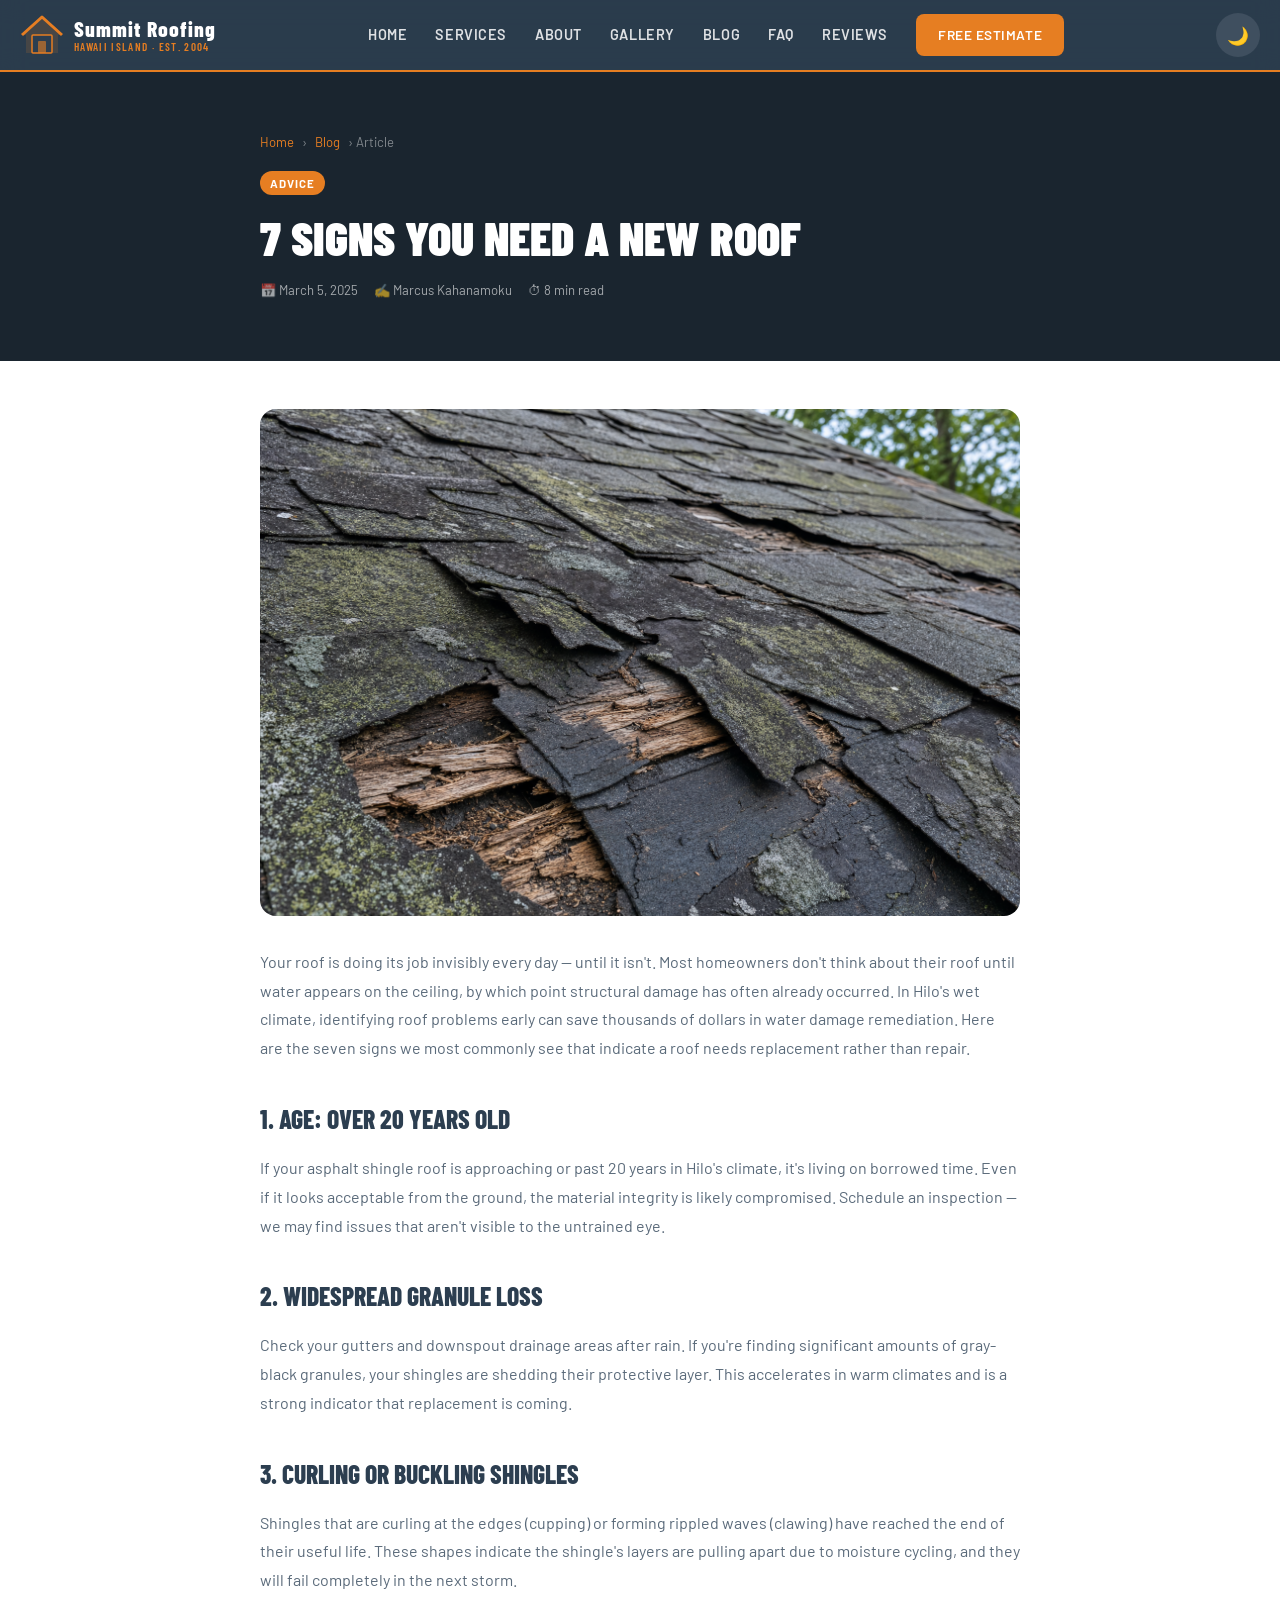
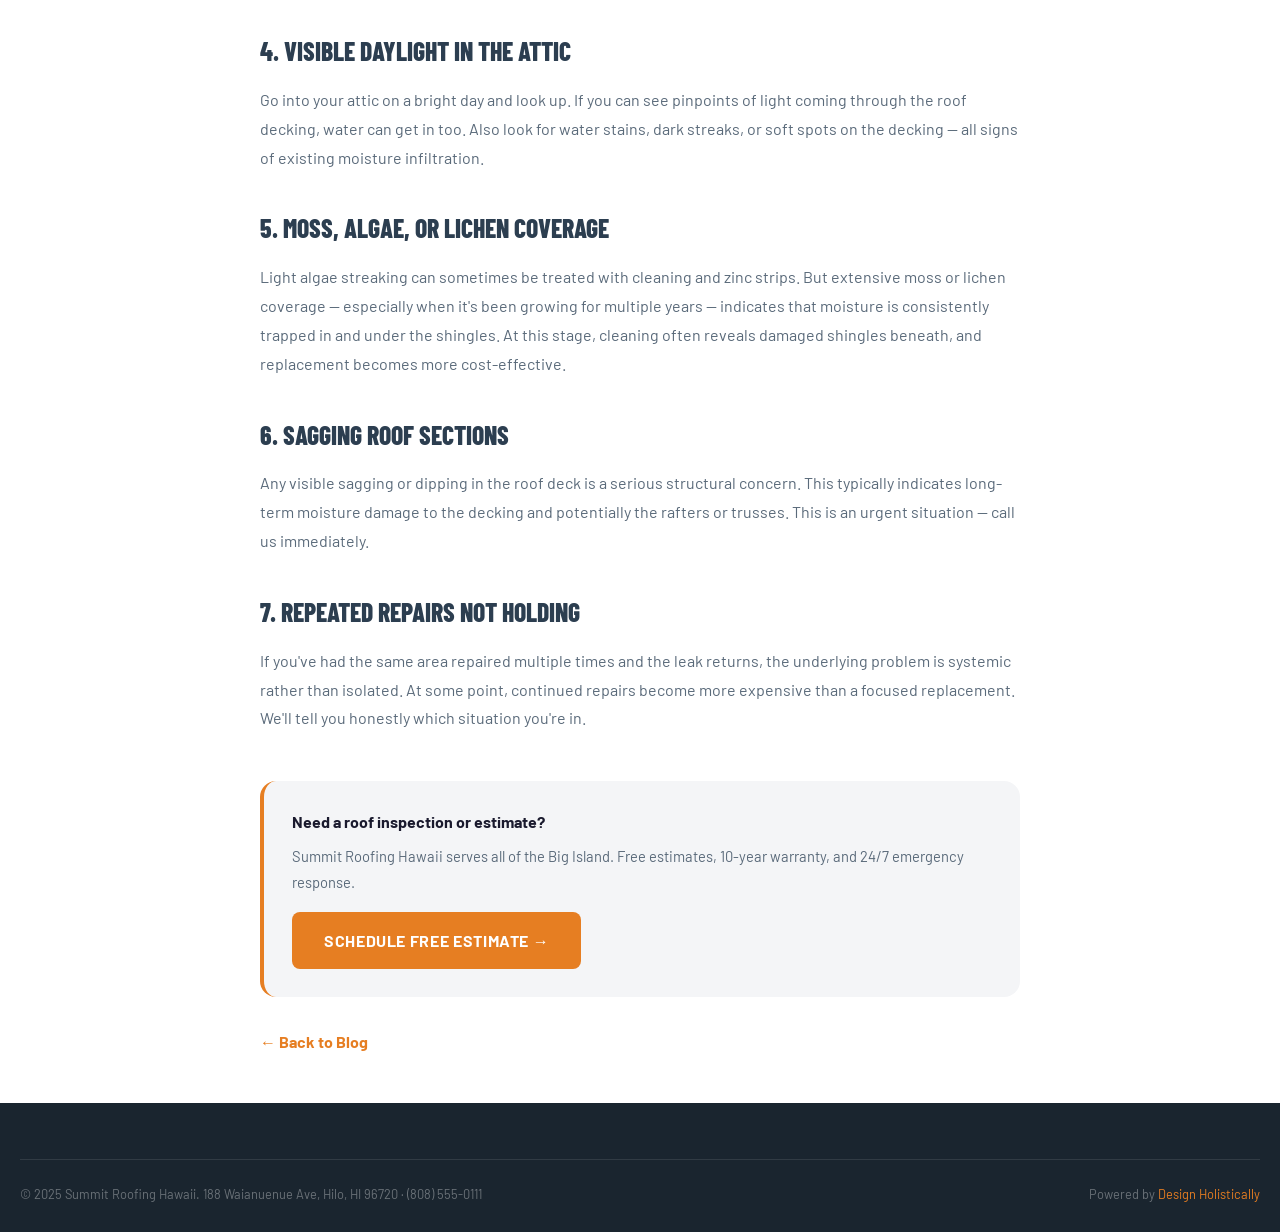
<file: blog-post-4.html>
<!DOCTYPE html>
<html lang="en" data-theme="light">
<head>
<meta charset="UTF-8"/><meta name="viewport" content="width=device-width,initial-scale=1.0"/>
<title>7 Signs You Need a New Roof — Summit Roofing Hawaii Blog</title>
<meta name="description" content="7 Signs You Need a New Roof. Expert roofing advice from Summit Roofing Hawaii, Hilo's trusted roofing contractor." />
<link rel="stylesheet" href="css/style.css"/>
  <link rel="icon" type="image/x-icon" href="images/favicon.ico">
  <link rel="icon" type="image/png" sizes="32x32" href="images/favicon-32x32.png">
  <link rel="icon" type="image/png" sizes="16x16" href="images/favicon-16x16.png">
  <link rel="apple-touch-icon" sizes="180x180" href="images/apple-touch-icon.png">
</head>
<body>
<header class="site-header">
  <div class="header-inner">
    <a href="index.html" class="logo-wrap">
      <svg viewBox="0 0 44 44" fill="none" width="44" height="44"><polygon points="22,4 42,22 38,22 38,40 6,40 6,22 2,22" fill="#E67E22" opacity="0.15"/><polyline points="2,22 22,4 42,22" stroke="#E67E22" stroke-width="3" stroke-linejoin="round" fill="none"/><rect x="12" y="22" width="20" height="18" rx="1" fill="#2C3E50" stroke="#E67E22" stroke-width="1.5"/><rect x="18" y="28" width="8" height="12" rx="1" fill="#E67E22" opacity="0.6"/></svg>
      <div class="logo-text">Summit Roofing<span>Hawaii Island · Est. 2004</span></div>
    </a>
    <nav class="nav-links">
      <a href="index.html">Home</a><a href="services.html">Services</a><a href="about.html">About</a><a href="gallery.html">Gallery</a><a href="blog.html">Blog</a><a href="faq.html">FAQ</a><a href="reviews.html">Reviews</a>
      <a href="booking.html" class="btn-nav">Free Estimate</a>
    </nav>
    <div class="header-actions">
      <button class="dark-toggle" id="darkToggle">🌙</button>
      <button class="hamburger" id="hamburger"><span></span><span></span><span></span></button>
    </div>
  </div>
</header>
<nav class="mobile-nav" id="mobileNav">
  <a href="index.html">Home</a><a href="services.html">Services</a><a href="about.html">About</a><a href="gallery.html">Gallery</a><a href="blog.html">Blog</a><a href="faq.html">FAQ</a><a href="reviews.html">Reviews</a><a href="booking.html">Free Estimate</a>
</nav>
<div class="post-hero">
  <div class="post-hero-inner">
    <div class="breadcrumb"><a href="index.html">Home</a> › <a href="blog.html">Blog</a> › Article</div>
    <span class="blog-tag" style="margin-bottom:16px;display:inline-block;">Advice</span>
    <h1>7 Signs You Need a New Roof</h1>
    <div class="post-meta"><span>📅 March 5, 2025</span><span>✍ Marcus Kahanamoku</span><span>⏱ 8 min read</span></div>
  </div>
</div>
<article>
  <div class="post-content">
    <img src="images/blog-4.png" alt="7 Signs You Need a New Roof" style="width:100%;border-radius:var(--radius-lg);margin-bottom:32px;" />
    <p>Your roof is doing its job invisibly every day — until it isn't. Most homeowners don't think about their roof until water appears on the ceiling, by which point structural damage has often already occurred. In Hilo's wet climate, identifying roof problems early can save thousands of dollars in water damage remediation. Here are the seven signs we most commonly see that indicate a roof needs replacement rather than repair.</p>
<h2>1. Age: Over 20 Years Old</h2>
<p>If your asphalt shingle roof is approaching or past 20 years in Hilo's climate, it's living on borrowed time. Even if it looks acceptable from the ground, the material integrity is likely compromised. Schedule an inspection — we may find issues that aren't visible to the untrained eye.</p>
<h2>2. Widespread Granule Loss</h2>
<p>Check your gutters and downspout drainage areas after rain. If you're finding significant amounts of gray-black granules, your shingles are shedding their protective layer. This accelerates in warm climates and is a strong indicator that replacement is coming.</p>
<h2>3. Curling or Buckling Shingles</h2>
<p>Shingles that are curling at the edges (cupping) or forming rippled waves (clawing) have reached the end of their useful life. These shapes indicate the shingle's layers are pulling apart due to moisture cycling, and they will fail completely in the next storm.</p>
<h2>4. Visible Daylight in the Attic</h2>
<p>Go into your attic on a bright day and look up. If you can see pinpoints of light coming through the roof decking, water can get in too. Also look for water stains, dark streaks, or soft spots on the decking — all signs of existing moisture infiltration.</p>
<h2>5. Moss, Algae, or Lichen Coverage</h2>
<p>Light algae streaking can sometimes be treated with cleaning and zinc strips. But extensive moss or lichen coverage — especially when it's been growing for multiple years — indicates that moisture is consistently trapped in and under the shingles. At this stage, cleaning often reveals damaged shingles beneath, and replacement becomes more cost-effective.</p>
<h2>6. Sagging Roof Sections</h2>
<p>Any visible sagging or dipping in the roof deck is a serious structural concern. This typically indicates long-term moisture damage to the decking and potentially the rafters or trusses. This is an urgent situation — call us immediately.</p>
<h2>7. Repeated Repairs Not Holding</h2>
<p>If you've had the same area repaired multiple times and the leak returns, the underlying problem is systemic rather than isolated. At some point, continued repairs become more expensive than a focused replacement. We'll tell you honestly which situation you're in.</p>
    <div style="margin-top:48px;padding:28px;background:var(--bg-secondary);border-radius:var(--radius-lg);border-left:4px solid var(--accent);">
      <strong style="display:block;margin-bottom:8px;">Need a roof inspection or estimate?</strong>
      <p style="color:var(--text-muted);font-size:0.92rem;margin-bottom:16px;">Summit Roofing Hawaii serves all of the Big Island. Free estimates, 10-year warranty, and 24/7 emergency response.</p>
      <a href="booking.html" class="btn-primary">Schedule Free Estimate →</a>
    </div>
    <div style="margin-top:32px;"><a href="blog.html" style="color:var(--accent);font-weight:700;">← Back to Blog</a></div>
  </div>
</article>
<footer class="site-footer">
  <div class="footer-inner">
    <div class="footer-bottom">
      <span>© 2025 Summit Roofing Hawaii. 188 Waianuenue Ave, Hilo, HI 96720 · (808) 555-0111</span>
      <span>Powered by <a href="https://designholistically.com" target="_blank">Design Holistically</a></span>
    </div>
  </div>
</footer>
<button class="back-top" id="backTop">↑</button>
<script src="js/main.js"></script>
</body>
</html>
</file>
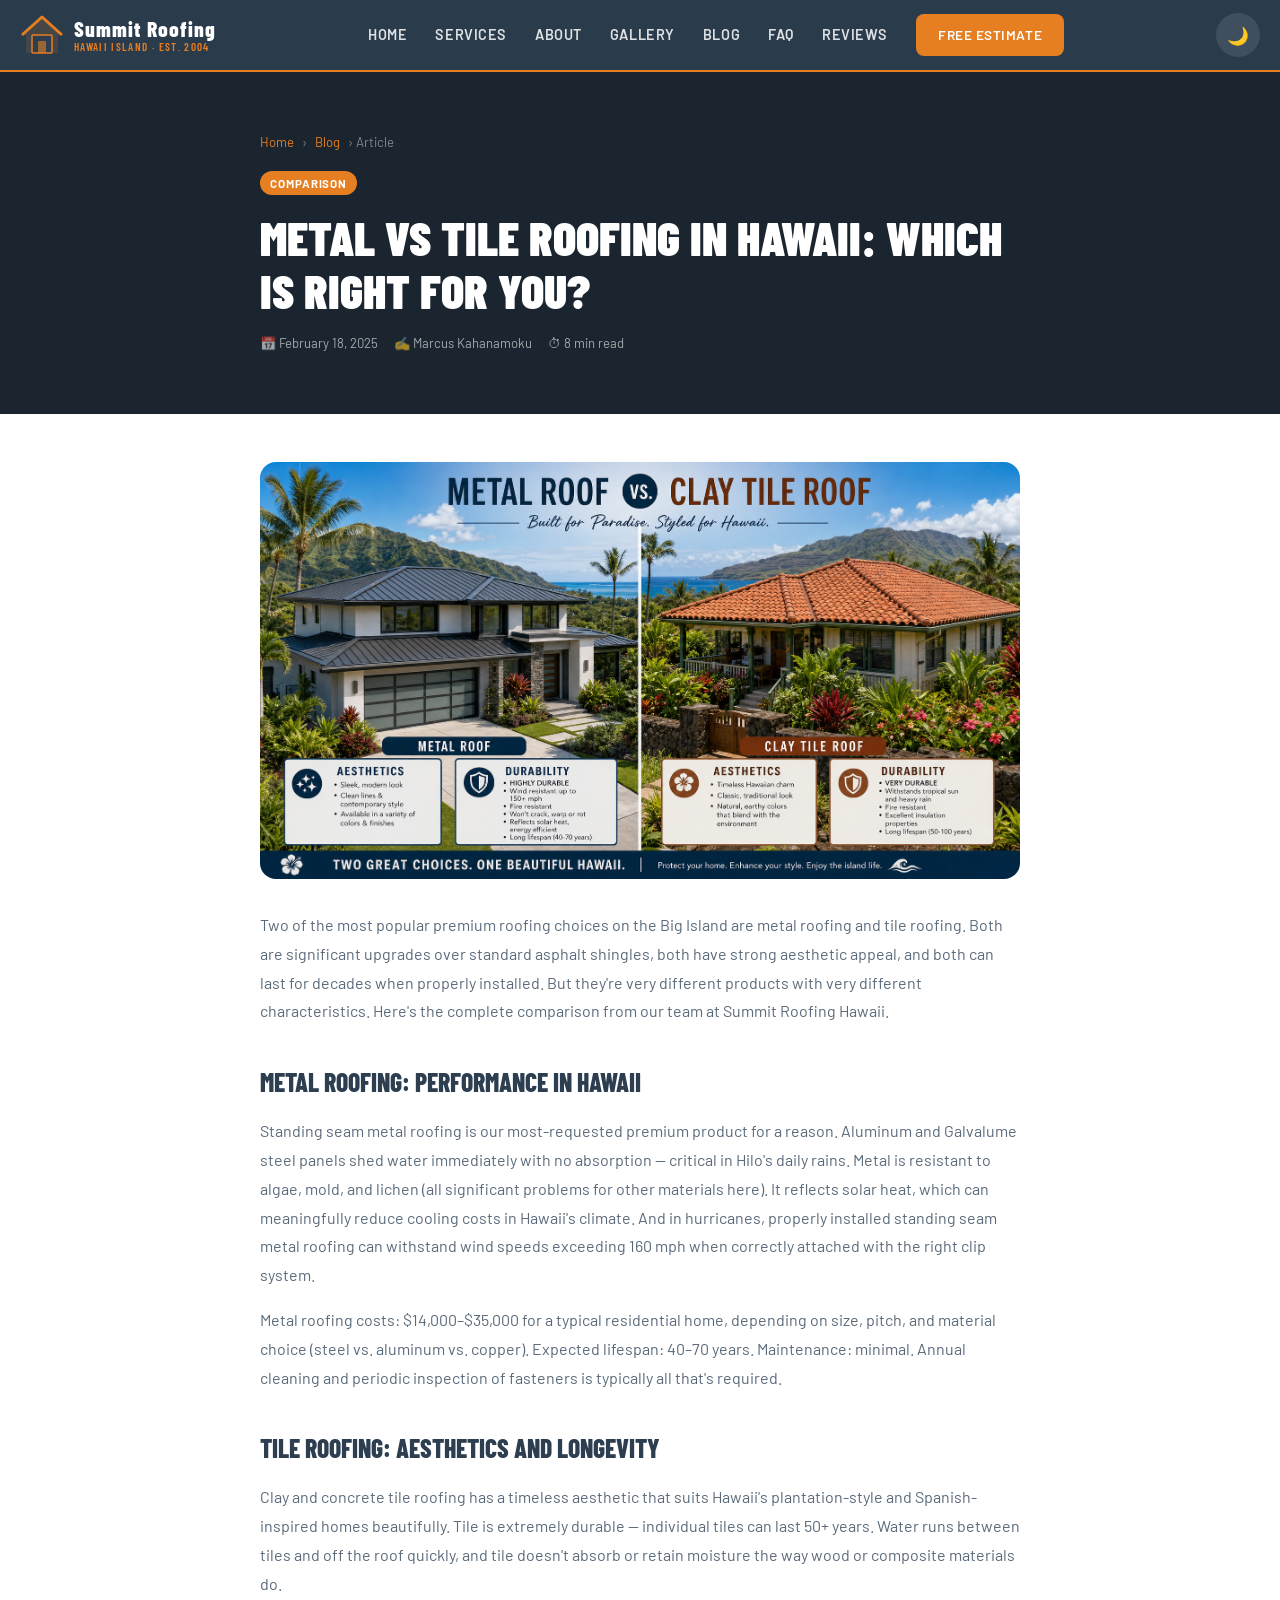
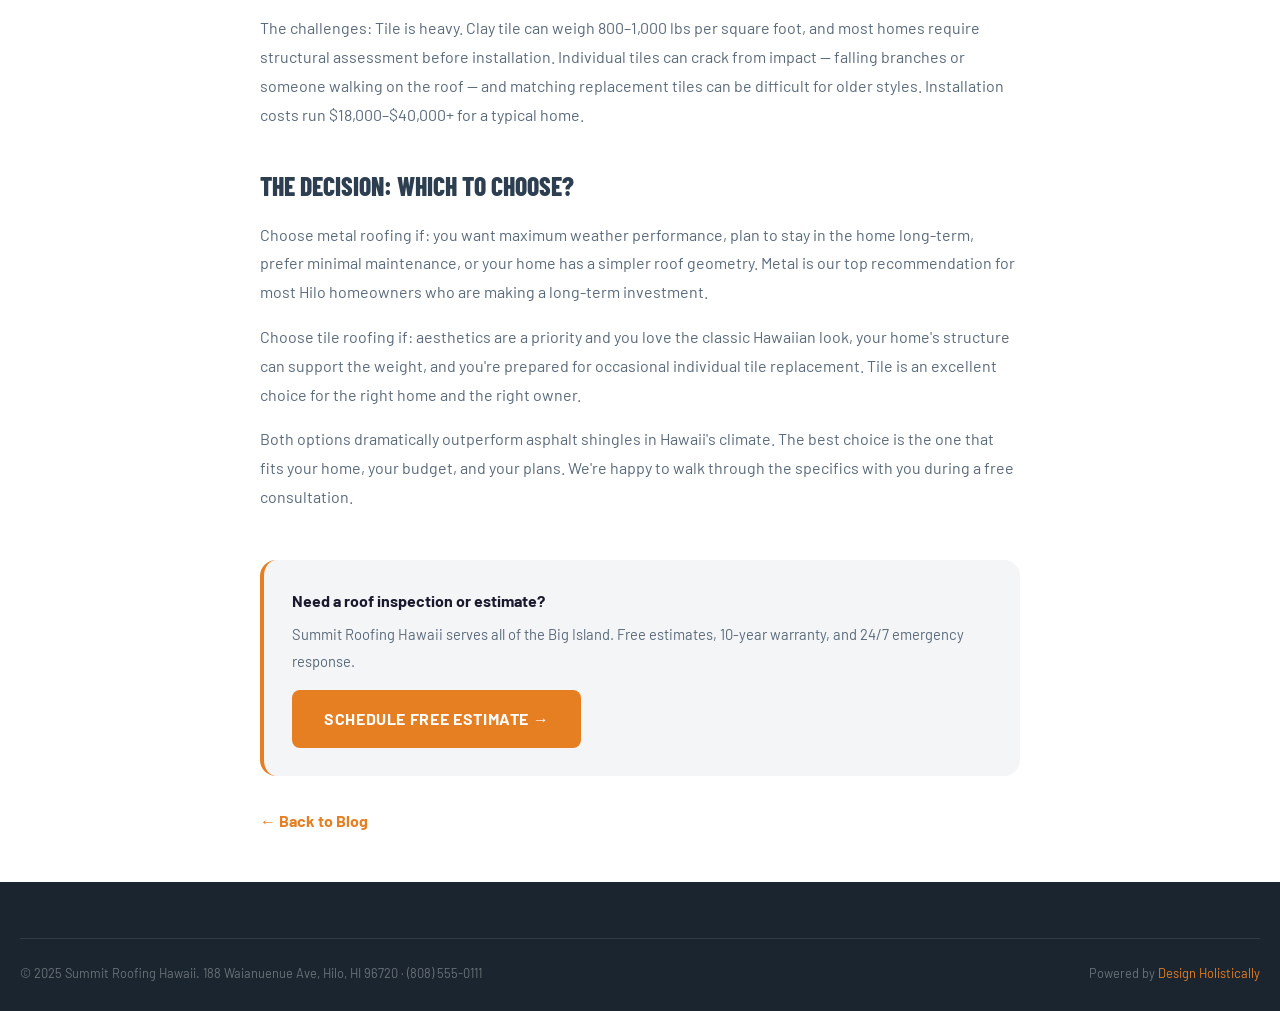
<file: blog-post-5.html>
<!DOCTYPE html>
<html lang="en" data-theme="light">
<head>
<meta charset="UTF-8"/><meta name="viewport" content="width=device-width,initial-scale=1.0"/>
<title>Metal vs Tile Roofing in Hawaii: Which Is Right for You? — Summit Roofing Hawaii Blog</title>
<meta name="description" content="Metal vs Tile Roofing in Hawaii: Which Is Right for You?. Expert roofing advice from Summit Roofing Hawaii, Hilo's trusted roofing contractor." />
<link rel="stylesheet" href="css/style.css"/>
  <link rel="icon" type="image/x-icon" href="images/favicon.ico">
  <link rel="icon" type="image/png" sizes="32x32" href="images/favicon-32x32.png">
  <link rel="icon" type="image/png" sizes="16x16" href="images/favicon-16x16.png">
  <link rel="apple-touch-icon" sizes="180x180" href="images/apple-touch-icon.png">
</head>
<body>
<header class="site-header">
  <div class="header-inner">
    <a href="index.html" class="logo-wrap">
      <svg viewBox="0 0 44 44" fill="none" width="44" height="44"><polygon points="22,4 42,22 38,22 38,40 6,40 6,22 2,22" fill="#E67E22" opacity="0.15"/><polyline points="2,22 22,4 42,22" stroke="#E67E22" stroke-width="3" stroke-linejoin="round" fill="none"/><rect x="12" y="22" width="20" height="18" rx="1" fill="#2C3E50" stroke="#E67E22" stroke-width="1.5"/><rect x="18" y="28" width="8" height="12" rx="1" fill="#E67E22" opacity="0.6"/></svg>
      <div class="logo-text">Summit Roofing<span>Hawaii Island · Est. 2004</span></div>
    </a>
    <nav class="nav-links">
      <a href="index.html">Home</a><a href="services.html">Services</a><a href="about.html">About</a><a href="gallery.html">Gallery</a><a href="blog.html">Blog</a><a href="faq.html">FAQ</a><a href="reviews.html">Reviews</a>
      <a href="booking.html" class="btn-nav">Free Estimate</a>
    </nav>
    <div class="header-actions">
      <button class="dark-toggle" id="darkToggle">🌙</button>
      <button class="hamburger" id="hamburger"><span></span><span></span><span></span></button>
    </div>
  </div>
</header>
<nav class="mobile-nav" id="mobileNav">
  <a href="index.html">Home</a><a href="services.html">Services</a><a href="about.html">About</a><a href="gallery.html">Gallery</a><a href="blog.html">Blog</a><a href="faq.html">FAQ</a><a href="reviews.html">Reviews</a><a href="booking.html">Free Estimate</a>
</nav>
<div class="post-hero">
  <div class="post-hero-inner">
    <div class="breadcrumb"><a href="index.html">Home</a> › <a href="blog.html">Blog</a> › Article</div>
    <span class="blog-tag" style="margin-bottom:16px;display:inline-block;">Comparison</span>
    <h1>Metal vs Tile Roofing in Hawaii: Which Is Right for You?</h1>
    <div class="post-meta"><span>📅 February 18, 2025</span><span>✍ Marcus Kahanamoku</span><span>⏱ 8 min read</span></div>
  </div>
</div>
<article>
  <div class="post-content">
    <img src="images/blog-5.png" alt="Metal vs Tile Roofing in Hawaii: Which Is Right for You?" style="width:100%;border-radius:var(--radius-lg);margin-bottom:32px;" />
    <p>Two of the most popular premium roofing choices on the Big Island are metal roofing and tile roofing. Both are significant upgrades over standard asphalt shingles, both have strong aesthetic appeal, and both can last for decades when properly installed. But they're very different products with very different characteristics. Here's the complete comparison from our team at Summit Roofing Hawaii.</p>
<h2>Metal Roofing: Performance in Hawaii</h2>
<p>Standing seam metal roofing is our most-requested premium product for a reason. Aluminum and Galvalume steel panels shed water immediately with no absorption — critical in Hilo's daily rains. Metal is resistant to algae, mold, and lichen (all significant problems for other materials here). It reflects solar heat, which can meaningfully reduce cooling costs in Hawaii's climate. And in hurricanes, properly installed standing seam metal roofing can withstand wind speeds exceeding 160 mph when correctly attached with the right clip system.</p>
<p>Metal roofing costs: $14,000–$35,000 for a typical residential home, depending on size, pitch, and material choice (steel vs. aluminum vs. copper). Expected lifespan: 40–70 years. Maintenance: minimal. Annual cleaning and periodic inspection of fasteners is typically all that's required.</p>
<h2>Tile Roofing: Aesthetics and Longevity</h2>
<p>Clay and concrete tile roofing has a timeless aesthetic that suits Hawaii's plantation-style and Spanish-inspired homes beautifully. Tile is extremely durable — individual tiles can last 50+ years. Water runs between tiles and off the roof quickly, and tile doesn't absorb or retain moisture the way wood or composite materials do.</p>
<p>The challenges: Tile is heavy. Clay tile can weigh 800–1,000 lbs per square foot, and most homes require structural assessment before installation. Individual tiles can crack from impact — falling branches or someone walking on the roof — and matching replacement tiles can be difficult for older styles. Installation costs run $18,000–$40,000+ for a typical home.</p>
<h2>The Decision: Which to Choose?</h2>
<p>Choose metal roofing if: you want maximum weather performance, plan to stay in the home long-term, prefer minimal maintenance, or your home has a simpler roof geometry. Metal is our top recommendation for most Hilo homeowners who are making a long-term investment.</p>
<p>Choose tile roofing if: aesthetics are a priority and you love the classic Hawaiian look, your home's structure can support the weight, and you're prepared for occasional individual tile replacement. Tile is an excellent choice for the right home and the right owner.</p>
<p>Both options dramatically outperform asphalt shingles in Hawaii's climate. The best choice is the one that fits your home, your budget, and your plans. We're happy to walk through the specifics with you during a free consultation.</p>
    <div style="margin-top:48px;padding:28px;background:var(--bg-secondary);border-radius:var(--radius-lg);border-left:4px solid var(--accent);">
      <strong style="display:block;margin-bottom:8px;">Need a roof inspection or estimate?</strong>
      <p style="color:var(--text-muted);font-size:0.92rem;margin-bottom:16px;">Summit Roofing Hawaii serves all of the Big Island. Free estimates, 10-year warranty, and 24/7 emergency response.</p>
      <a href="booking.html" class="btn-primary">Schedule Free Estimate →</a>
    </div>
    <div style="margin-top:32px;"><a href="blog.html" style="color:var(--accent);font-weight:700;">← Back to Blog</a></div>
  </div>
</article>
<footer class="site-footer">
  <div class="footer-inner">
    <div class="footer-bottom">
      <span>© 2025 Summit Roofing Hawaii. 188 Waianuenue Ave, Hilo, HI 96720 · (808) 555-0111</span>
      <span>Powered by <a href="https://designholistically.com" target="_blank">Design Holistically</a></span>
    </div>
  </div>
</footer>
<button class="back-top" id="backTop">↑</button>
<script src="js/main.js"></script>
</body>
</html>
</file>
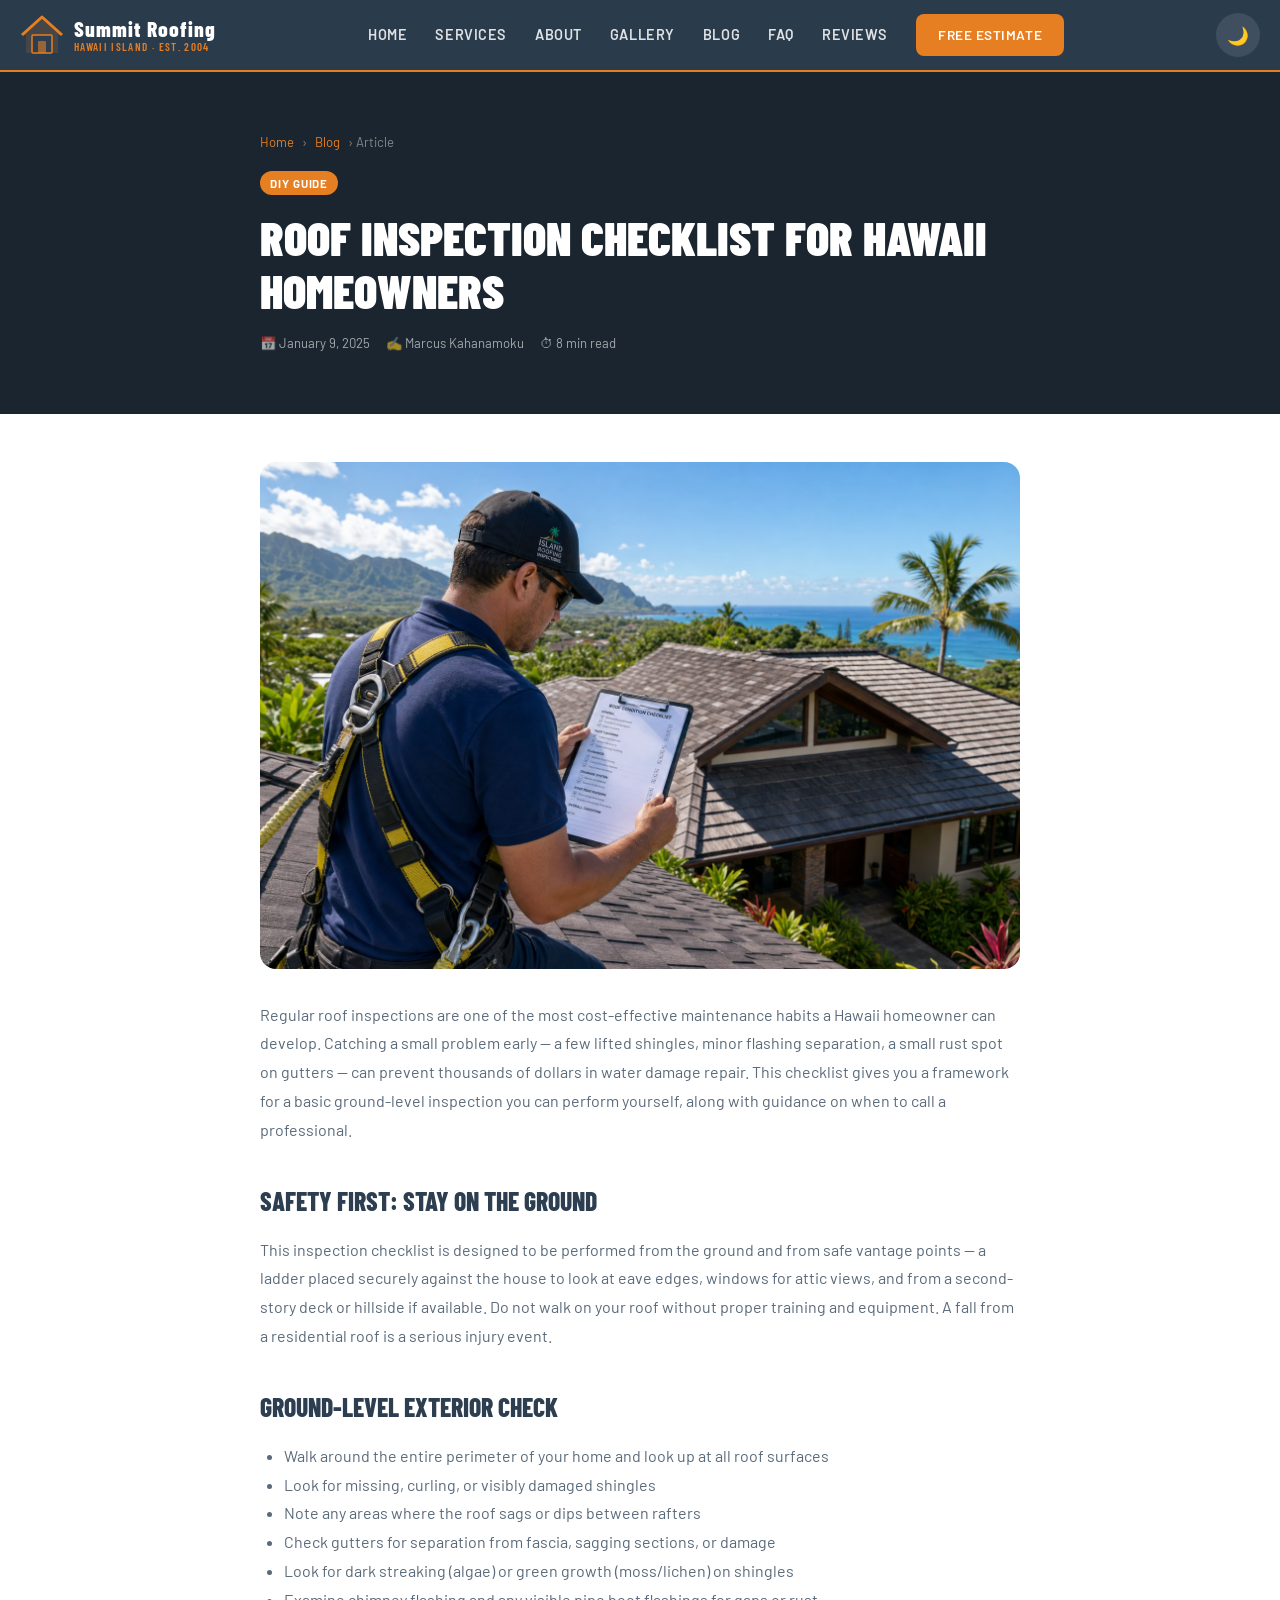
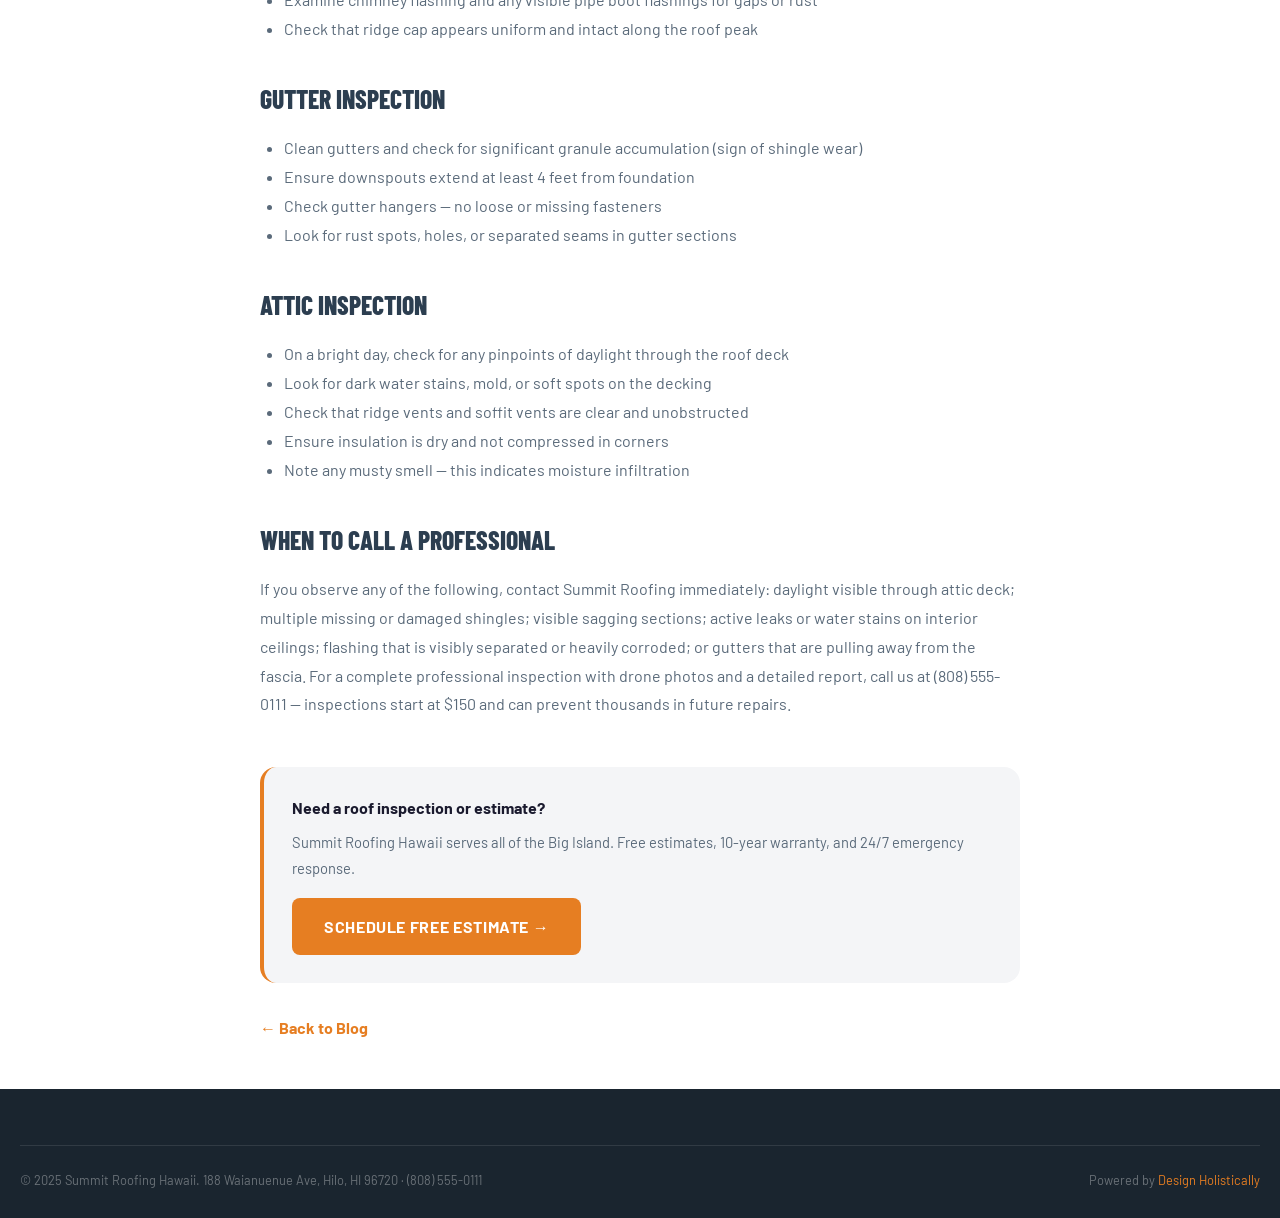
<file: blog-post-6.html>
<!DOCTYPE html>
<html lang="en" data-theme="light">
<head>
<meta charset="UTF-8"/><meta name="viewport" content="width=device-width,initial-scale=1.0"/>
<title>Roof Inspection Checklist for Hawaii Homeowners — Summit Roofing Hawaii Blog</title>
<meta name="description" content="Roof Inspection Checklist for Hawaii Homeowners. Expert roofing advice from Summit Roofing Hawaii, Hilo's trusted roofing contractor." />
<link rel="stylesheet" href="css/style.css"/>
  <link rel="icon" type="image/x-icon" href="images/favicon.ico">
  <link rel="icon" type="image/png" sizes="32x32" href="images/favicon-32x32.png">
  <link rel="icon" type="image/png" sizes="16x16" href="images/favicon-16x16.png">
  <link rel="apple-touch-icon" sizes="180x180" href="images/apple-touch-icon.png">
</head>
<body>
<header class="site-header">
  <div class="header-inner">
    <a href="index.html" class="logo-wrap">
      <svg viewBox="0 0 44 44" fill="none" width="44" height="44"><polygon points="22,4 42,22 38,22 38,40 6,40 6,22 2,22" fill="#E67E22" opacity="0.15"/><polyline points="2,22 22,4 42,22" stroke="#E67E22" stroke-width="3" stroke-linejoin="round" fill="none"/><rect x="12" y="22" width="20" height="18" rx="1" fill="#2C3E50" stroke="#E67E22" stroke-width="1.5"/><rect x="18" y="28" width="8" height="12" rx="1" fill="#E67E22" opacity="0.6"/></svg>
      <div class="logo-text">Summit Roofing<span>Hawaii Island · Est. 2004</span></div>
    </a>
    <nav class="nav-links">
      <a href="index.html">Home</a><a href="services.html">Services</a><a href="about.html">About</a><a href="gallery.html">Gallery</a><a href="blog.html">Blog</a><a href="faq.html">FAQ</a><a href="reviews.html">Reviews</a>
      <a href="booking.html" class="btn-nav">Free Estimate</a>
    </nav>
    <div class="header-actions">
      <button class="dark-toggle" id="darkToggle">🌙</button>
      <button class="hamburger" id="hamburger"><span></span><span></span><span></span></button>
    </div>
  </div>
</header>
<nav class="mobile-nav" id="mobileNav">
  <a href="index.html">Home</a><a href="services.html">Services</a><a href="about.html">About</a><a href="gallery.html">Gallery</a><a href="blog.html">Blog</a><a href="faq.html">FAQ</a><a href="reviews.html">Reviews</a><a href="booking.html">Free Estimate</a>
</nav>
<div class="post-hero">
  <div class="post-hero-inner">
    <div class="breadcrumb"><a href="index.html">Home</a> › <a href="blog.html">Blog</a> › Article</div>
    <span class="blog-tag" style="margin-bottom:16px;display:inline-block;">DIY Guide</span>
    <h1>Roof Inspection Checklist for Hawaii Homeowners</h1>
    <div class="post-meta"><span>📅 January 9, 2025</span><span>✍ Marcus Kahanamoku</span><span>⏱ 8 min read</span></div>
  </div>
</div>
<article>
  <div class="post-content">
    <img src="images/blog-6.png" alt="Roof Inspection Checklist for Hawaii Homeowners" style="width:100%;border-radius:var(--radius-lg);margin-bottom:32px;" />
    <p>Regular roof inspections are one of the most cost-effective maintenance habits a Hawaii homeowner can develop. Catching a small problem early — a few lifted shingles, minor flashing separation, a small rust spot on gutters — can prevent thousands of dollars in water damage repair. This checklist gives you a framework for a basic ground-level inspection you can perform yourself, along with guidance on when to call a professional.</p>
<h2>Safety First: Stay on the Ground</h2>
<p>This inspection checklist is designed to be performed from the ground and from safe vantage points — a ladder placed securely against the house to look at eave edges, windows for attic views, and from a second-story deck or hillside if available. Do not walk on your roof without proper training and equipment. A fall from a residential roof is a serious injury event.</p>
<h2>Ground-Level Exterior Check</h2>
<ul>
<li>Walk around the entire perimeter of your home and look up at all roof surfaces</li>
<li>Look for missing, curling, or visibly damaged shingles</li>
<li>Note any areas where the roof sags or dips between rafters</li>
<li>Check gutters for separation from fascia, sagging sections, or damage</li>
<li>Look for dark streaking (algae) or green growth (moss/lichen) on shingles</li>
<li>Examine chimney flashing and any visible pipe boot flashings for gaps or rust</li>
<li>Check that ridge cap appears uniform and intact along the roof peak</li>
</ul>
<h2>Gutter Inspection</h2>
<ul>
<li>Clean gutters and check for significant granule accumulation (sign of shingle wear)</li>
<li>Ensure downspouts extend at least 4 feet from foundation</li>
<li>Check gutter hangers — no loose or missing fasteners</li>
<li>Look for rust spots, holes, or separated seams in gutter sections</li>
</ul>
<h2>Attic Inspection</h2>
<ul>
<li>On a bright day, check for any pinpoints of daylight through the roof deck</li>
<li>Look for dark water stains, mold, or soft spots on the decking</li>
<li>Check that ridge vents and soffit vents are clear and unobstructed</li>
<li>Ensure insulation is dry and not compressed in corners</li>
<li>Note any musty smell — this indicates moisture infiltration</li>
</ul>
<h2>When to Call a Professional</h2>
<p>If you observe any of the following, contact Summit Roofing immediately: daylight visible through attic deck; multiple missing or damaged shingles; visible sagging sections; active leaks or water stains on interior ceilings; flashing that is visibly separated or heavily corroded; or gutters that are pulling away from the fascia. For a complete professional inspection with drone photos and a detailed report, call us at (808) 555-0111 — inspections start at $150 and can prevent thousands in future repairs.</p>
    <div style="margin-top:48px;padding:28px;background:var(--bg-secondary);border-radius:var(--radius-lg);border-left:4px solid var(--accent);">
      <strong style="display:block;margin-bottom:8px;">Need a roof inspection or estimate?</strong>
      <p style="color:var(--text-muted);font-size:0.92rem;margin-bottom:16px;">Summit Roofing Hawaii serves all of the Big Island. Free estimates, 10-year warranty, and 24/7 emergency response.</p>
      <a href="booking.html" class="btn-primary">Schedule Free Estimate →</a>
    </div>
    <div style="margin-top:32px;"><a href="blog.html" style="color:var(--accent);font-weight:700;">← Back to Blog</a></div>
  </div>
</article>
<footer class="site-footer">
  <div class="footer-inner">
    <div class="footer-bottom">
      <span>© 2025 Summit Roofing Hawaii. 188 Waianuenue Ave, Hilo, HI 96720 · (808) 555-0111</span>
      <span>Powered by <a href="https://designholistically.com" target="_blank">Design Holistically</a></span>
    </div>
  </div>
</footer>
<button class="back-top" id="backTop">↑</button>
<script src="js/main.js"></script>
</body>
</html>
</file>
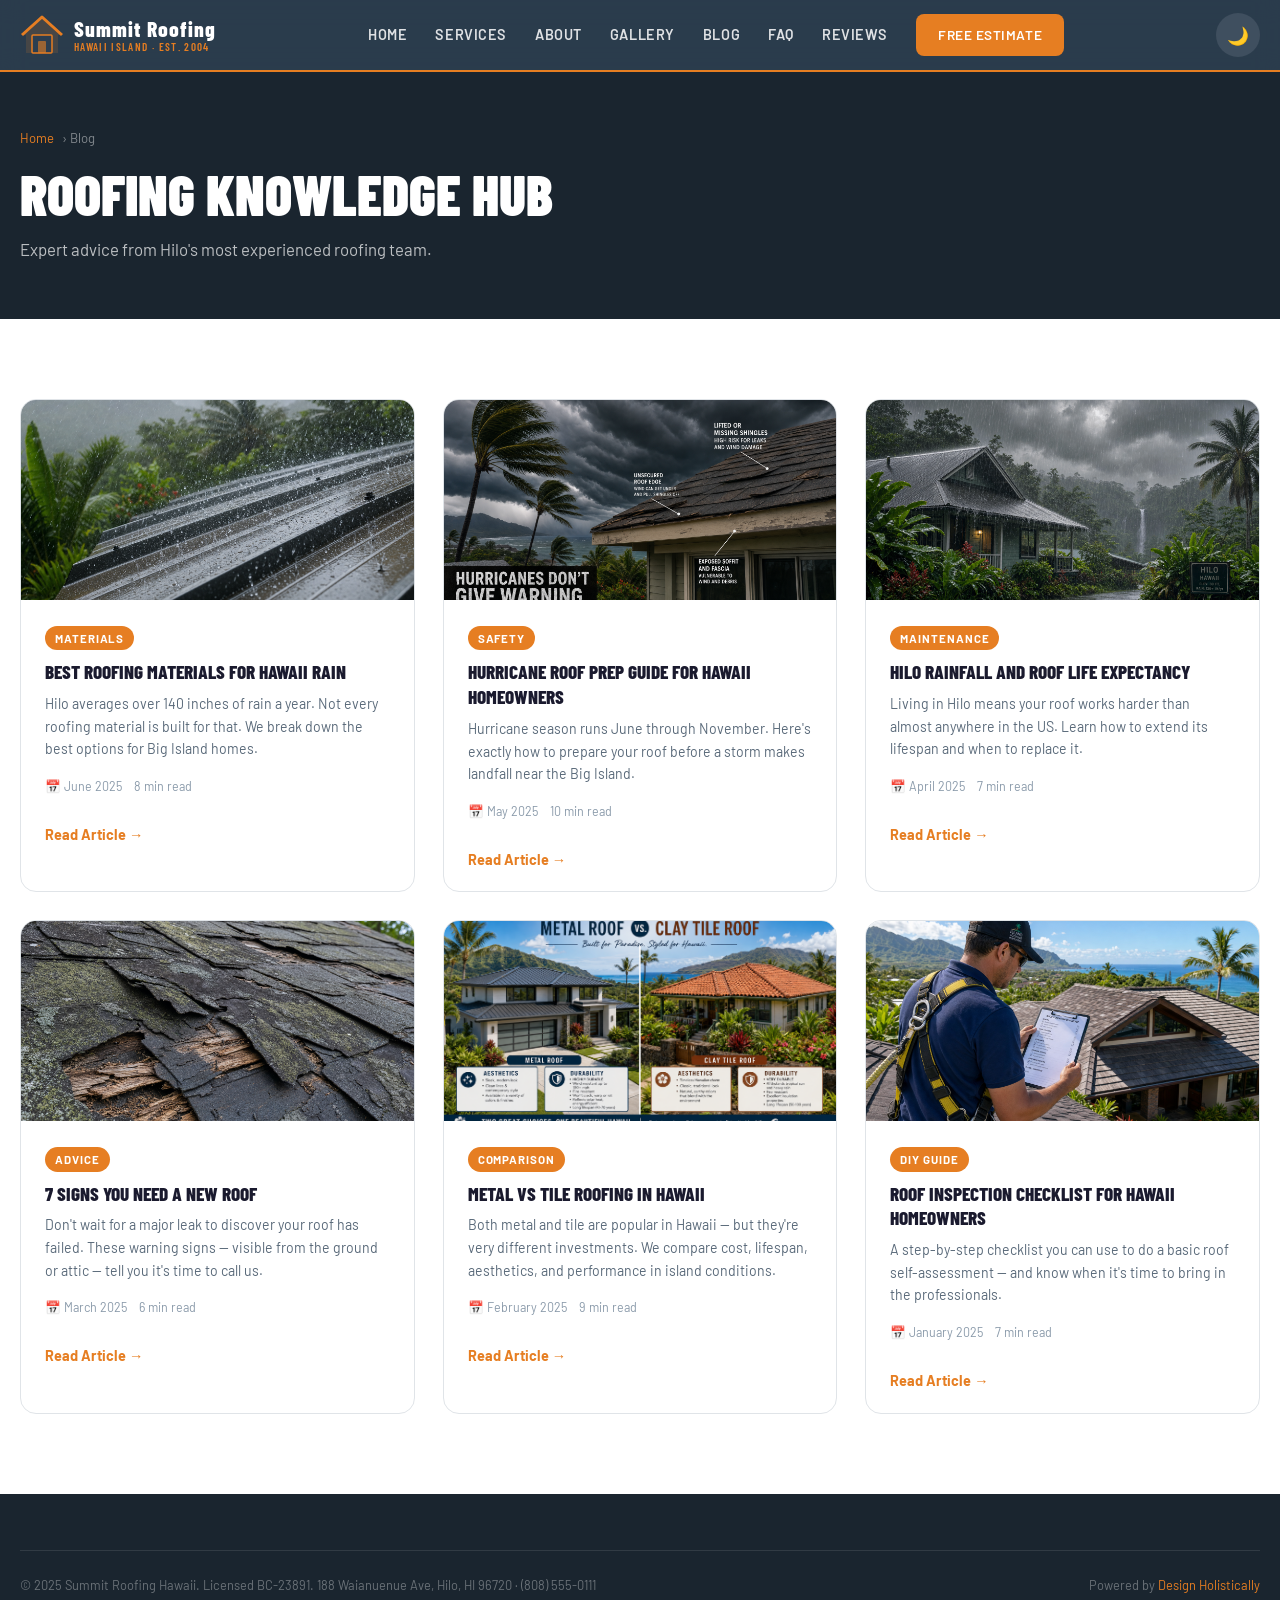
<file: blog.html>
<!DOCTYPE html>
<html lang="en" data-theme="light">
<head>
<meta charset="UTF-8"/><meta name="viewport" content="width=device-width,initial-scale=1.0"/>
<title>Blog — Summit Roofing Hawaii</title>
<link rel="stylesheet" href="css/style.css"/>
  <link rel="icon" type="image/x-icon" href="images/favicon.ico">
  <link rel="icon" type="image/png" sizes="32x32" href="images/favicon-32x32.png">
  <link rel="icon" type="image/png" sizes="16x16" href="images/favicon-16x16.png">
  <link rel="apple-touch-icon" sizes="180x180" href="images/apple-touch-icon.png">
</head>
<body>
<header class="site-header">
  <div class="header-inner">
    <a href="index.html" class="logo-wrap">
      <svg viewBox="0 0 44 44" fill="none" width="44" height="44"><polygon points="22,4 42,22 38,22 38,40 6,40 6,22 2,22" fill="#E67E22" opacity="0.15"/><polyline points="2,22 22,4 42,22" stroke="#E67E22" stroke-width="3" stroke-linejoin="round" fill="none"/><rect x="12" y="22" width="20" height="18" rx="1" fill="#2C3E50" stroke="#E67E22" stroke-width="1.5"/><rect x="18" y="28" width="8" height="12" rx="1" fill="#E67E22" opacity="0.6"/></svg>
      <div class="logo-text">Summit Roofing<span>Hawaii Island · Est. 2004</span></div>
    </a>
    <nav class="nav-links">
      <a href="index.html">Home</a><a href="services.html">Services</a><a href="about.html">About</a><a href="gallery.html">Gallery</a><a href="blog.html">Blog</a><a href="faq.html">FAQ</a><a href="reviews.html">Reviews</a>
      <a href="booking.html" class="btn-nav">Free Estimate</a>
    </nav>
    <div class="header-actions">
      <button class="dark-toggle" id="darkToggle">🌙</button>
      <button class="hamburger" id="hamburger"><span></span><span></span><span></span></button>
    </div>
  </div>
</header>
<nav class="mobile-nav" id="mobileNav">
  <a href="index.html">Home</a><a href="services.html">Services</a><a href="about.html">About</a><a href="gallery.html">Gallery</a><a href="blog.html">Blog</a><a href="faq.html">FAQ</a><a href="reviews.html">Reviews</a><a href="booking.html">Free Estimate</a>
</nav>

<div class="page-hero">
  <div class="page-hero-inner">
    <div class="breadcrumb"><a href="index.html">Home</a> › Blog</div>
    <h1>Roofing Knowledge Hub</h1>
    <p>Expert advice from Hilo's most experienced roofing team.</p>
  </div>
</div>
<section>
  <div class="section-inner">
    <div class="blog-grid">
      <div class="blog-card fade-up"><img src="images/blog-1.png" alt="Best roofing materials Hawaii rain"/><div class="blog-card-body"><span class="blog-tag">Materials</span><h3>Best Roofing Materials for Hawaii Rain</h3><p>Hilo averages over 140 inches of rain a year. Not every roofing material is built for that. We break down the best options for Big Island homes.</p><div class="blog-card-meta"><span>📅 June 2025</span><span>8 min read</span></div></div><a href="blog-post-1.html" style="display:block;padding:0 24px 20px;"><span style="color:var(--accent);font-weight:700;font-size:0.9rem;">Read Article →</span></a></div>
      <div class="blog-card fade-up"><img src="images/blog-2.png" alt="Hurricane roof prep"/><div class="blog-card-body"><span class="blog-tag">Safety</span><h3>Hurricane Roof Prep Guide for Hawaii Homeowners</h3><p>Hurricane season runs June through November. Here's exactly how to prepare your roof before a storm makes landfall near the Big Island.</p><div class="blog-card-meta"><span>📅 May 2025</span><span>10 min read</span></div></div><a href="blog-post-2.html" style="display:block;padding:0 24px 20px;"><span style="color:var(--accent);font-weight:700;font-size:0.9rem;">Read Article →</span></a></div>
      <div class="blog-card fade-up"><img src="images/blog-3.png" alt="Hilo rainfall roof life"/><div class="blog-card-body"><span class="blog-tag">Maintenance</span><h3>Hilo Rainfall and Roof Life Expectancy</h3><p>Living in Hilo means your roof works harder than almost anywhere in the US. Learn how to extend its lifespan and when to replace it.</p><div class="blog-card-meta"><span>📅 April 2025</span><span>7 min read</span></div></div><a href="blog-post-3.html" style="display:block;padding:0 24px 20px;"><span style="color:var(--accent);font-weight:700;font-size:0.9rem;">Read Article →</span></a></div>
      <div class="blog-card fade-up"><img src="images/blog-4.png" alt="Signs you need a new roof"/><div class="blog-card-body"><span class="blog-tag">Advice</span><h3>7 Signs You Need a New Roof</h3><p>Don't wait for a major leak to discover your roof has failed. These warning signs — visible from the ground or attic — tell you it's time to call us.</p><div class="blog-card-meta"><span>📅 March 2025</span><span>6 min read</span></div></div><a href="blog-post-4.html" style="display:block;padding:0 24px 20px;"><span style="color:var(--accent);font-weight:700;font-size:0.9rem;">Read Article →</span></a></div>
      <div class="blog-card fade-up"><img src="images/blog-5.png" alt="Metal vs tile roofing Hawaii"/><div class="blog-card-body"><span class="blog-tag">Comparison</span><h3>Metal vs Tile Roofing in Hawaii</h3><p>Both metal and tile are popular in Hawaii — but they're very different investments. We compare cost, lifespan, aesthetics, and performance in island conditions.</p><div class="blog-card-meta"><span>📅 February 2025</span><span>9 min read</span></div></div><a href="blog-post-5.html" style="display:block;padding:0 24px 20px;"><span style="color:var(--accent);font-weight:700;font-size:0.9rem;">Read Article →</span></a></div>
      <div class="blog-card fade-up"><img src="images/blog-6.png" alt="Roof inspection checklist"/><div class="blog-card-body"><span class="blog-tag">DIY Guide</span><h3>Roof Inspection Checklist for Hawaii Homeowners</h3><p>A step-by-step checklist you can use to do a basic roof self-assessment — and know when it's time to bring in the professionals.</p><div class="blog-card-meta"><span>📅 January 2025</span><span>7 min read</span></div></div><a href="blog-post-6.html" style="display:block;padding:0 24px 20px;"><span style="color:var(--accent);font-weight:700;font-size:0.9rem;">Read Article →</span></a></div>
    </div>
  </div>
</section>
<footer class="site-footer">
  <div class="footer-inner">
    <div class="footer-bottom">
      <span>© 2025 Summit Roofing Hawaii. Licensed BC-23891. 188 Waianuenue Ave, Hilo, HI 96720 · (808) 555-0111</span>
      <span>Powered by <a href="https://designholistically.com" target="_blank">Design Holistically</a></span>
    </div>
  </div>
</footer>
<button class="back-top" id="backTop">↑</button>
<script src="js/main.js"></script>
</body>
</html>
</file>
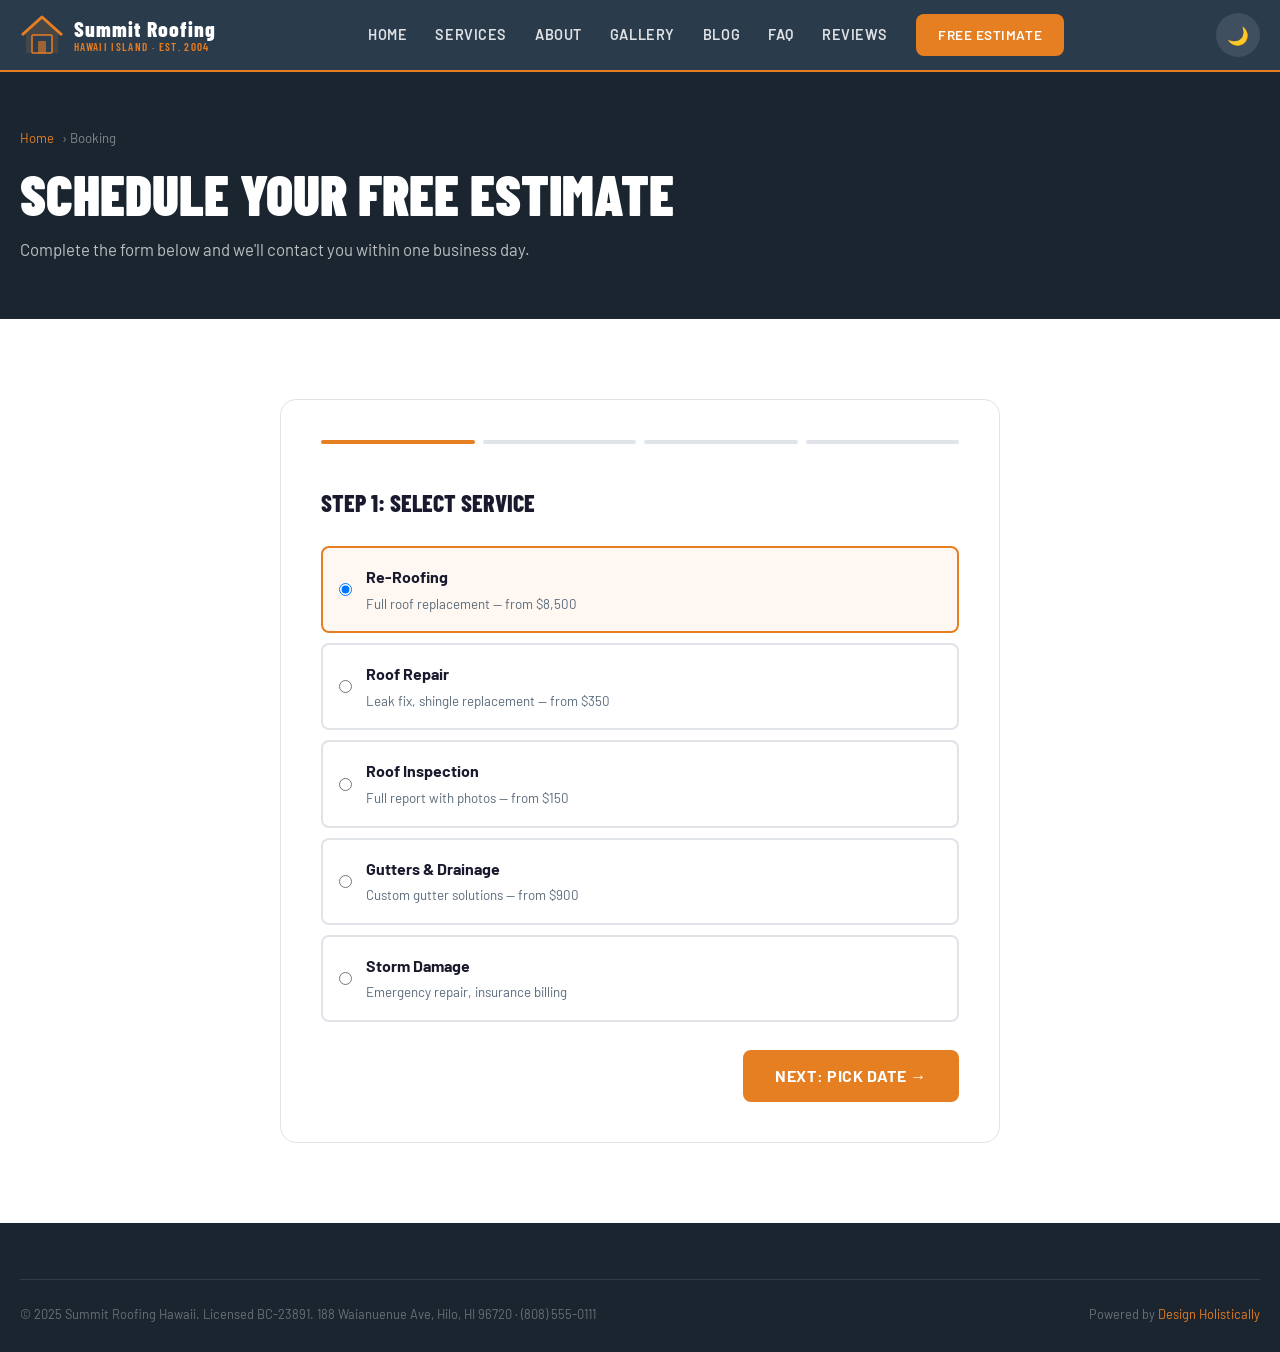
<file: booking.html>
<!DOCTYPE html>
<html lang="en" data-theme="light">
<head>
<meta charset="UTF-8"/><meta name="viewport" content="width=device-width,initial-scale=1.0"/>
<title>Schedule Free Estimate — Summit Roofing Hawaii</title>
<link rel="stylesheet" href="css/style.css"/>
  <link rel="icon" type="image/x-icon" href="images/favicon.ico">
  <link rel="icon" type="image/png" sizes="32x32" href="images/favicon-32x32.png">
  <link rel="icon" type="image/png" sizes="16x16" href="images/favicon-16x16.png">
  <link rel="apple-touch-icon" sizes="180x180" href="images/apple-touch-icon.png">
</head>
<body>
<header class="site-header">
  <div class="header-inner">
    <a href="index.html" class="logo-wrap">
      <svg viewBox="0 0 44 44" fill="none" width="44" height="44"><polygon points="22,4 42,22 38,22 38,40 6,40 6,22 2,22" fill="#E67E22" opacity="0.15"/><polyline points="2,22 22,4 42,22" stroke="#E67E22" stroke-width="3" stroke-linejoin="round" fill="none"/><rect x="12" y="22" width="20" height="18" rx="1" fill="#2C3E50" stroke="#E67E22" stroke-width="1.5"/><rect x="18" y="28" width="8" height="12" rx="1" fill="#E67E22" opacity="0.6"/></svg>
      <div class="logo-text">Summit Roofing<span>Hawaii Island · Est. 2004</span></div>
    </a>
    <nav class="nav-links">
      <a href="index.html">Home</a><a href="services.html">Services</a><a href="about.html">About</a><a href="gallery.html">Gallery</a><a href="blog.html">Blog</a><a href="faq.html">FAQ</a><a href="reviews.html">Reviews</a>
      <a href="booking.html" class="btn-nav">Free Estimate</a>
    </nav>
    <div class="header-actions">
      <button class="dark-toggle" id="darkToggle">🌙</button>
      <button class="hamburger" id="hamburger"><span></span><span></span><span></span></button>
    </div>
  </div>
</header>
<nav class="mobile-nav" id="mobileNav">
  <a href="index.html">Home</a><a href="services.html">Services</a><a href="about.html">About</a><a href="gallery.html">Gallery</a><a href="blog.html">Blog</a><a href="faq.html">FAQ</a><a href="reviews.html">Reviews</a><a href="booking.html">Free Estimate</a>
</nav>

<div class="page-hero">
  <div class="page-hero-inner">
    <div class="breadcrumb"><a href="index.html">Home</a> › Booking</div>
    <h1>Schedule Your Free Estimate</h1>
    <p>Complete the form below and we'll contact you within one business day.</p>
  </div>
</div>
<section>
  <div class="section-inner">
    <div class="booking-wrap fade-up">
      <div class="step-indicator">
        <div class="step active" id="s1"></div>
        <div class="step" id="s2"></div>
        <div class="step" id="s3"></div>
        <div class="step" id="s4"></div>
      </div>
      <div class="form-step active">
        <h3>Step 1: Select Service</h3>
        <label class="service-option selected"><input type="radio" name="svc" value="reroof" checked /><div><strong>Re-Roofing</strong><br><small style="color:var(--text-muted);">Full roof replacement — from $8,500</small></div></label>
        <label class="service-option"><input type="radio" name="svc" value="repair" /><div><strong>Roof Repair</strong><br><small style="color:var(--text-muted);">Leak fix, shingle replacement — from $350</small></div></label>
        <label class="service-option"><input type="radio" name="svc" value="inspection" /><div><strong>Roof Inspection</strong><br><small style="color:var(--text-muted);">Full report with photos — from $150</small></div></label>
        <label class="service-option"><input type="radio" name="svc" value="gutters" /><div><strong>Gutters & Drainage</strong><br><small style="color:var(--text-muted);">Custom gutter solutions — from $900</small></div></label>
        <label class="service-option"><input type="radio" name="svc" value="storm" /><div><strong>Storm Damage</strong><br><small style="color:var(--text-muted);">Emergency repair, insurance billing</small></div></label>
        <div class="form-nav"><span></span><button class="btn-primary btn-next">Next: Pick Date →</button></div>
      </div>
      <div class="form-step">
        <h3>Step 2: Preferred Date & Time</h3>
        <div class="form-group"><label>Preferred Date</label><input type="date" id="prefDate" /></div>
        <div class="form-group"><label>Preferred Time</label>
          <select><option>Morning (7am–12pm)</option><option>Afternoon (12pm–5pm)</option><option>Any time</option></select>
        </div>
        <div class="form-group"><label>Property Type</label>
          <select><option>Single Family Home</option><option>Townhouse / Condo</option><option>Commercial Building</option><option>Rental Property</option></select>
        </div>
        <div class="form-nav"><button class="btn-outline btn-prev">← Back</button><button class="btn-primary btn-next">Next: Your Info →</button></div>
      </div>
      <div class="form-step">
        <h3>Step 3: Your Contact Info</h3>
        <div class="form-group"><label>Full Name</label><input type="text" placeholder="Keoki Makoa" /></div>
        <div class="form-group"><label>Phone Number</label><input type="tel" placeholder="(808) 555-0000" /></div>
        <div class="form-group"><label>Email Address</label><input type="email" placeholder="keoki@example.com" /></div>
        <div class="form-group"><label>Property Address</label><input type="text" placeholder="123 Waianuenue Ave, Hilo, HI" /></div>
        <div class="form-group"><label>Additional Notes</label><textarea placeholder="Describe your roof issue or project..."></textarea></div>
        <div class="form-nav"><button class="btn-outline btn-prev">← Back</button><button class="btn-primary btn-next">Review & Submit →</button></div>
      </div>
      <div class="form-step">
        <div class="confirmation">
          <div class="check">✓</div>
          <h3>Request Submitted!</h3>
          <p style="color:var(--text-muted);margin-top:12px;">Thank you! A Summit Roofing team member will contact you within 1 business day to confirm your free estimate appointment.</p>
          <p style="color:var(--text-muted);margin-top:12px;">Questions? Call us: <strong><a href="tel:8085550111" style="color:var(--accent);">(808) 555-0111</a></strong></p>
          <a href="index.html" class="btn-primary" style="margin-top:28px;">Back to Home</a>
        </div>
      </div>
    </div>
  </div>
</section>
<footer class="site-footer">
  <div class="footer-inner">
    <div class="footer-bottom">
      <span>© 2025 Summit Roofing Hawaii. Licensed BC-23891. 188 Waianuenue Ave, Hilo, HI 96720 · (808) 555-0111</span>
      <span>Powered by <a href="https://designholistically.com" target="_blank">Design Holistically</a></span>
    </div>
  </div>
</footer>
<button class="back-top" id="backTop">↑</button>
<script src="js/main.js"></script>
</body>
</html>
</file>
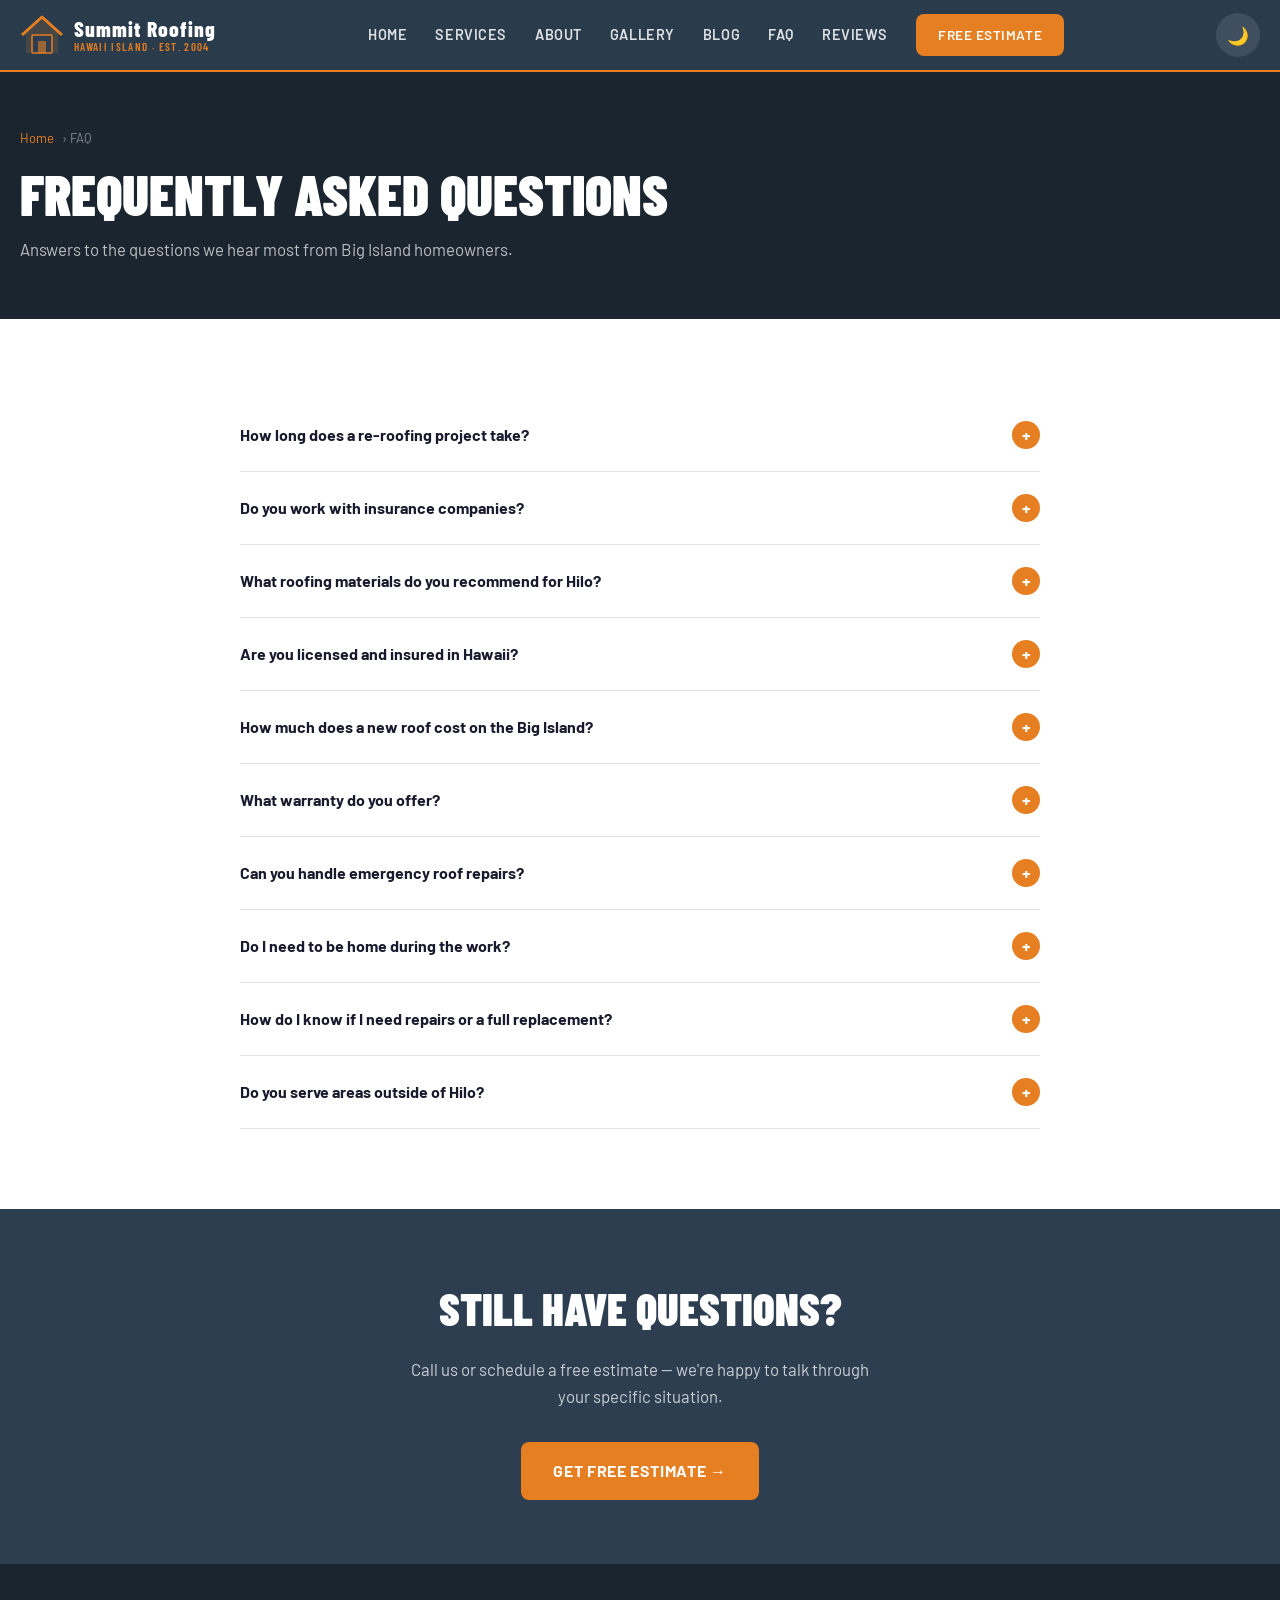
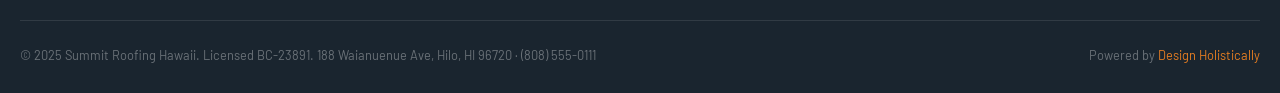
<file: faq.html>
<!DOCTYPE html>
<html lang="en" data-theme="light">
<head>
<meta charset="UTF-8"/><meta name="viewport" content="width=device-width,initial-scale=1.0"/>
<title>FAQ — Summit Roofing Hawaii</title>
<link rel="stylesheet" href="css/style.css"/>
  <link rel="icon" type="image/x-icon" href="images/favicon.ico">
  <link rel="icon" type="image/png" sizes="32x32" href="images/favicon-32x32.png">
  <link rel="icon" type="image/png" sizes="16x16" href="images/favicon-16x16.png">
  <link rel="apple-touch-icon" sizes="180x180" href="images/apple-touch-icon.png">
</head>
<body>
<header class="site-header">
  <div class="header-inner">
    <a href="index.html" class="logo-wrap">
      <svg viewBox="0 0 44 44" fill="none" width="44" height="44"><polygon points="22,4 42,22 38,22 38,40 6,40 6,22 2,22" fill="#E67E22" opacity="0.15"/><polyline points="2,22 22,4 42,22" stroke="#E67E22" stroke-width="3" stroke-linejoin="round" fill="none"/><rect x="12" y="22" width="20" height="18" rx="1" fill="#2C3E50" stroke="#E67E22" stroke-width="1.5"/><rect x="18" y="28" width="8" height="12" rx="1" fill="#E67E22" opacity="0.6"/></svg>
      <div class="logo-text">Summit Roofing<span>Hawaii Island · Est. 2004</span></div>
    </a>
    <nav class="nav-links">
      <a href="index.html">Home</a><a href="services.html">Services</a><a href="about.html">About</a><a href="gallery.html">Gallery</a><a href="blog.html">Blog</a><a href="faq.html">FAQ</a><a href="reviews.html">Reviews</a>
      <a href="booking.html" class="btn-nav">Free Estimate</a>
    </nav>
    <div class="header-actions">
      <button class="dark-toggle" id="darkToggle">🌙</button>
      <button class="hamburger" id="hamburger"><span></span><span></span><span></span></button>
    </div>
  </div>
</header>
<nav class="mobile-nav" id="mobileNav">
  <a href="index.html">Home</a><a href="services.html">Services</a><a href="about.html">About</a><a href="gallery.html">Gallery</a><a href="blog.html">Blog</a><a href="faq.html">FAQ</a><a href="reviews.html">Reviews</a><a href="booking.html">Free Estimate</a>
</nav>

<div class="page-hero">
  <div class="page-hero-inner">
    <div class="breadcrumb"><a href="index.html">Home</a> › FAQ</div>
    <h1>Frequently Asked Questions</h1>
    <p>Answers to the questions we hear most from Big Island homeowners.</p>
  </div>
</div>
<section>
  <div class="section-inner">
    <div class="faq-list">
      <div class="faq-item fade-up"><button class="faq-q">How long does a re-roofing project take?<span class="icon">+</span></button><div class="faq-a">Most residential re-roofing projects take 1–3 days depending on roof size and complexity. We provide a specific timeline in your estimate and keep you updated daily. We work efficiently to minimize the disruption to your household.</div></div>
      <div class="faq-item fade-up"><button class="faq-q">Do you work with insurance companies?<span class="icon">+</span></button><div class="faq-a">Yes. We have extensive experience working with all major insurance companies operating in Hawaii. We can document damage with photos and reports, prepare estimates in insurance-standard formats, and in many cases communicate directly with adjusters on your behalf.</div></div>
      <div class="faq-item fade-up"><button class="faq-q">What roofing materials do you recommend for Hilo?<span class="icon">+</span></button><div class="faq-a">For Hilo's extreme rainfall and humidity, we most often recommend metal roofing (standing seam or corrugated) for its longevity and water-shedding performance, or high-quality architectural shingles with enhanced algae and wind resistance. We'll recommend the best material for your specific home, budget, and HOA requirements.</div></div>
      <div class="faq-item fade-up"><button class="faq-q">Are you licensed and insured in Hawaii?<span class="icon">+</span></button><div class="faq-a">Absolutely. We hold a valid Hawaii State Contractor's License (BC-23891), carry $2 million in general liability insurance, and maintain full workers' compensation coverage for all employees. We can provide certificates of insurance upon request.</div></div>
      <div class="faq-item fade-up"><button class="faq-q">How much does a new roof cost on the Big Island?<span class="icon">+</span></button><div class="faq-a">Roofing costs vary based on roof size, pitch, material selection, and existing condition. Asphalt shingle re-roofing typically runs $8,500–$18,000 for an average home. Metal roofing runs $14,000–$35,000. We provide free, detailed written estimates so you know exactly what you're getting before any work begins.</div></div>
      <div class="faq-item fade-up"><button class="faq-q">What warranty do you offer?<span class="icon">+</span></button><div class="faq-a">All new roof installations come with a 10-year workmanship warranty covering any installation defects. Additionally, the roofing materials themselves carry manufacturer warranties ranging from 25 to lifetime depending on the product chosen. We're GAF Master Elite certified, which means we can offer enhanced system warranties up to 50 years.</div></div>
      <div class="faq-item fade-up"><button class="faq-q">Can you handle emergency roof repairs?<span class="icon">+</span></button><div class="faq-a">Yes. We offer 24/7 emergency response for active leaks and storm damage. Call (808) 555-0111 any time. In severe weather situations, we prioritize emergency tarping to prevent further water damage while we assess and schedule permanent repairs.</div></div>
      <div class="faq-item fade-up"><button class="faq-q">Do I need to be home during the work?<span class="icon">+</span></button><div class="faq-a">You don't need to be present for most of the work — our team is trustworthy and professional. However, we do ask that someone is available for the start-of-day walkthrough and end-of-day inspection. We'll coordinate with you to make this as convenient as possible.</div></div>
      <div class="faq-item fade-up"><button class="faq-q">How do I know if I need repairs or a full replacement?<span class="icon">+</span></button><div class="faq-a">Our free inspection will tell you definitively. General guidelines: if your roof is under 15 years old with localized damage, repairs usually make sense. If it's over 20 years old, has widespread issues, or has had multiple repairs, replacement typically offers better long-term value. We'll always give you an honest recommendation.</div></div>
      <div class="faq-item fade-up"><button class="faq-q">Do you serve areas outside of Hilo?<span class="icon">+</span></button><div class="faq-a">We serve the entire Big Island including Kea'au, Pahoa, Mountain View, Volcano, Waimea, and occasionally Kona. Travel fees may apply for destinations more than 40 miles from Hilo. Call us to discuss your project location.</div></div>
    </div>
  </div>
</section>
<div class="cta-band">
  <h2>Still Have Questions?</h2>
  <p>Call us or schedule a free estimate — we're happy to talk through your specific situation.</p>
  <a href="booking.html" class="btn-primary">Get Free Estimate →</a>
</div>
<footer class="site-footer">
  <div class="footer-inner">
    <div class="footer-bottom">
      <span>© 2025 Summit Roofing Hawaii. Licensed BC-23891. 188 Waianuenue Ave, Hilo, HI 96720 · (808) 555-0111</span>
      <span>Powered by <a href="https://designholistically.com" target="_blank">Design Holistically</a></span>
    </div>
  </div>
</footer>
<button class="back-top" id="backTop">↑</button>
<script src="js/main.js"></script>
</body>
</html>
</file>
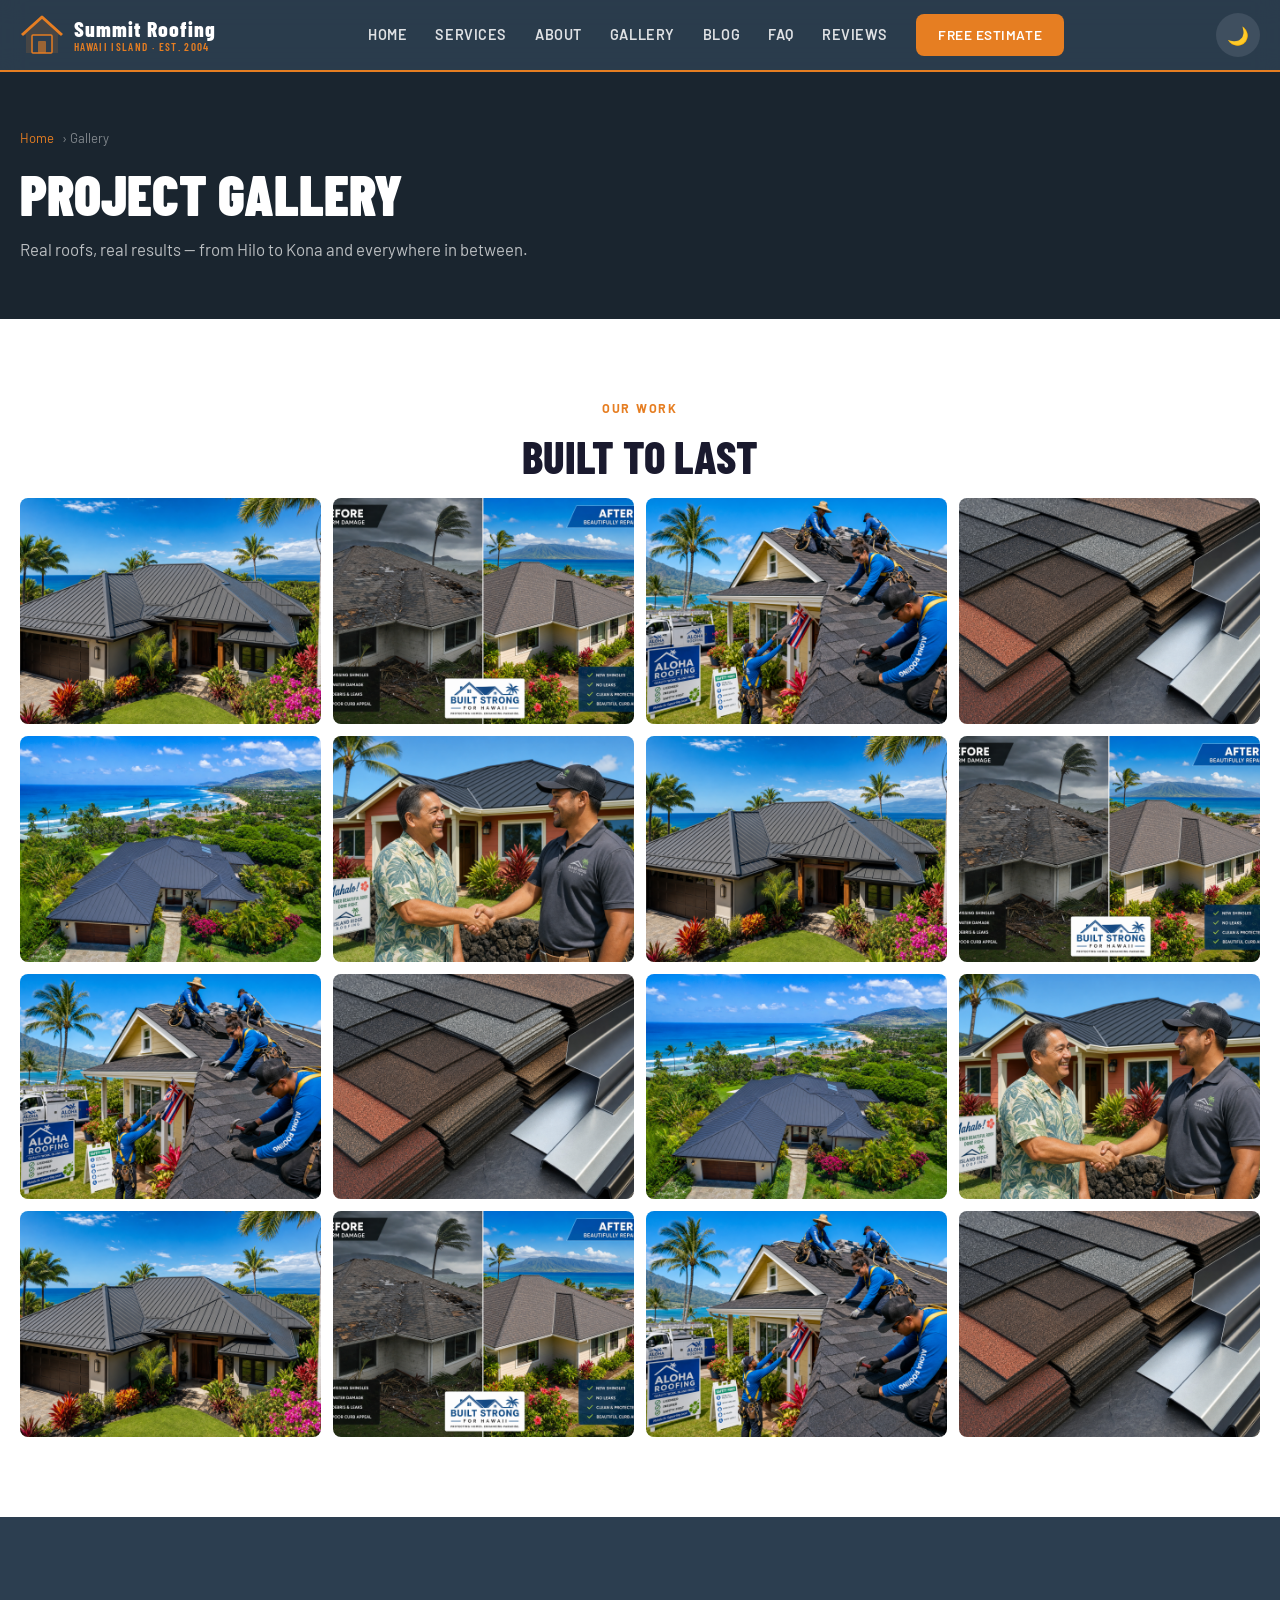
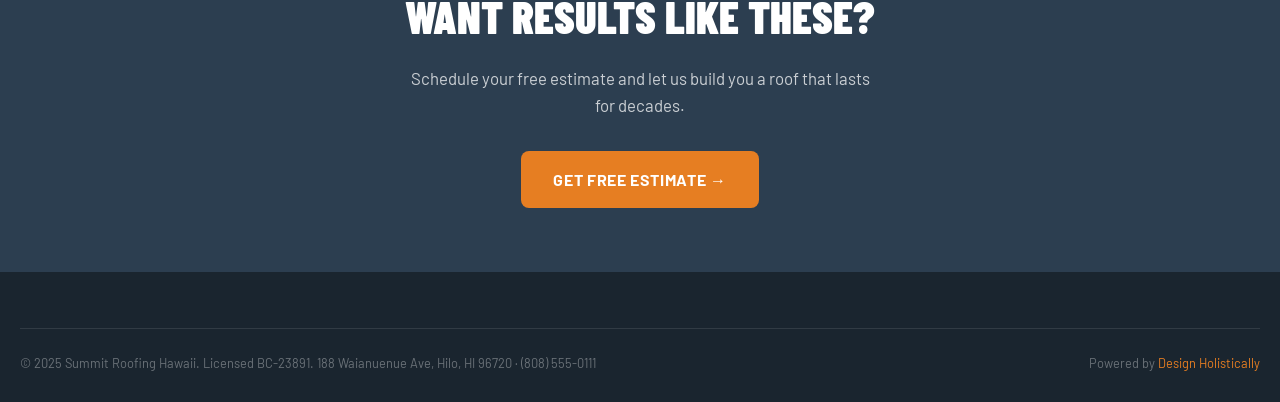
<file: gallery.html>
<!DOCTYPE html>
<html lang="en" data-theme="light">
<head>
<meta charset="UTF-8"/><meta name="viewport" content="width=device-width,initial-scale=1.0"/>
<title>Project Gallery — Summit Roofing Hawaii</title>
<link rel="stylesheet" href="css/style.css"/>
  <link rel="icon" type="image/x-icon" href="images/favicon.ico">
  <link rel="icon" type="image/png" sizes="32x32" href="images/favicon-32x32.png">
  <link rel="icon" type="image/png" sizes="16x16" href="images/favicon-16x16.png">
  <link rel="apple-touch-icon" sizes="180x180" href="images/apple-touch-icon.png">
</head>
<body>
<header class="site-header">
  <div class="header-inner">
    <a href="index.html" class="logo-wrap">
      <svg viewBox="0 0 44 44" fill="none" width="44" height="44"><polygon points="22,4 42,22 38,22 38,40 6,40 6,22 2,22" fill="#E67E22" opacity="0.15"/><polyline points="2,22 22,4 42,22" stroke="#E67E22" stroke-width="3" stroke-linejoin="round" fill="none"/><rect x="12" y="22" width="20" height="18" rx="1" fill="#2C3E50" stroke="#E67E22" stroke-width="1.5"/><rect x="18" y="28" width="8" height="12" rx="1" fill="#E67E22" opacity="0.6"/></svg>
      <div class="logo-text">Summit Roofing<span>Hawaii Island · Est. 2004</span></div>
    </a>
    <nav class="nav-links">
      <a href="index.html">Home</a><a href="services.html">Services</a><a href="about.html">About</a><a href="gallery.html">Gallery</a><a href="blog.html">Blog</a><a href="faq.html">FAQ</a><a href="reviews.html">Reviews</a>
      <a href="booking.html" class="btn-nav">Free Estimate</a>
    </nav>
    <div class="header-actions">
      <button class="dark-toggle" id="darkToggle">🌙</button>
      <button class="hamburger" id="hamburger"><span></span><span></span><span></span></button>
    </div>
  </div>
</header>
<nav class="mobile-nav" id="mobileNav">
  <a href="index.html">Home</a><a href="services.html">Services</a><a href="about.html">About</a><a href="gallery.html">Gallery</a><a href="blog.html">Blog</a><a href="faq.html">FAQ</a><a href="reviews.html">Reviews</a><a href="booking.html">Free Estimate</a>
</nav>

<div class="page-hero">
  <div class="page-hero-inner">
    <div class="breadcrumb"><a href="index.html">Home</a> › Gallery</div>
    <h1>Project Gallery</h1>
    <p>Real roofs, real results — from Hilo to Kona and everywhere in between.</p>
  </div>
</div>
<section>
  <div class="section-inner">
    <div class="section-center fade-up">
      <span class="section-label">Our Work</span>
      <h2 class="section-title">Built to Last</h2>
    </div>
    <div class="gallery-grid">
      <div class="gallery-item fade-up"><img src="images/gallery-1.png" alt="Roofing project 1" /></div>
      <div class="gallery-item fade-up"><img src="images/gallery-2.png" alt="Roofing project 2" /></div>
      <div class="gallery-item fade-up"><img src="images/gallery-3.png" alt="Roofing project 3" /></div>
      <div class="gallery-item fade-up"><img src="images/gallery-4.png" alt="Roofing project 4" /></div>
      <div class="gallery-item fade-up"><img src="images/gallery-5.png" alt="Roofing project 5" /></div>
      <div class="gallery-item fade-up"><img src="images/gallery-6.png" alt="Roofing project 6" /></div>
      <div class="gallery-item fade-up"><img src="images/gallery-1.png" alt="Roofing project 7" /></div>
      <div class="gallery-item fade-up"><img src="images/gallery-2.png" alt="Roofing project 8" /></div>
      <div class="gallery-item fade-up"><img src="images/gallery-3.png" alt="Roofing project 9" /></div>
      <div class="gallery-item fade-up"><img src="images/gallery-4.png" alt="Roofing project 10" /></div>
      <div class="gallery-item fade-up"><img src="images/gallery-5.png" alt="Roofing project 11" /></div>
      <div class="gallery-item fade-up"><img src="images/gallery-6.png" alt="Roofing project 12" /></div>
      <div class="gallery-item fade-up"><img src="images/gallery-1.png" alt="Roofing project 13" /></div>
      <div class="gallery-item fade-up"><img src="images/gallery-2.png" alt="Roofing project 14" /></div>
      <div class="gallery-item fade-up"><img src="images/gallery-3.png" alt="Roofing project 15" /></div>
      <div class="gallery-item fade-up"><img src="images/gallery-4.png" alt="Roofing project 16" /></div>
    </div>
  </div>
</section>
<div class="cta-band">
  <h2>Want Results Like These?</h2>
  <p>Schedule your free estimate and let us build you a roof that lasts for decades.</p>
  <a href="booking.html" class="btn-primary">Get Free Estimate →</a>
</div>
<footer class="site-footer">
  <div class="footer-inner">
    <div class="footer-bottom">
      <span>© 2025 Summit Roofing Hawaii. Licensed BC-23891. 188 Waianuenue Ave, Hilo, HI 96720 · (808) 555-0111</span>
      <span>Powered by <a href="https://designholistically.com" target="_blank">Design Holistically</a></span>
    </div>
  </div>
</footer>
<button class="back-top" id="backTop">↑</button>
<script src="js/main.js"></script>
</body>
</html>
</file>
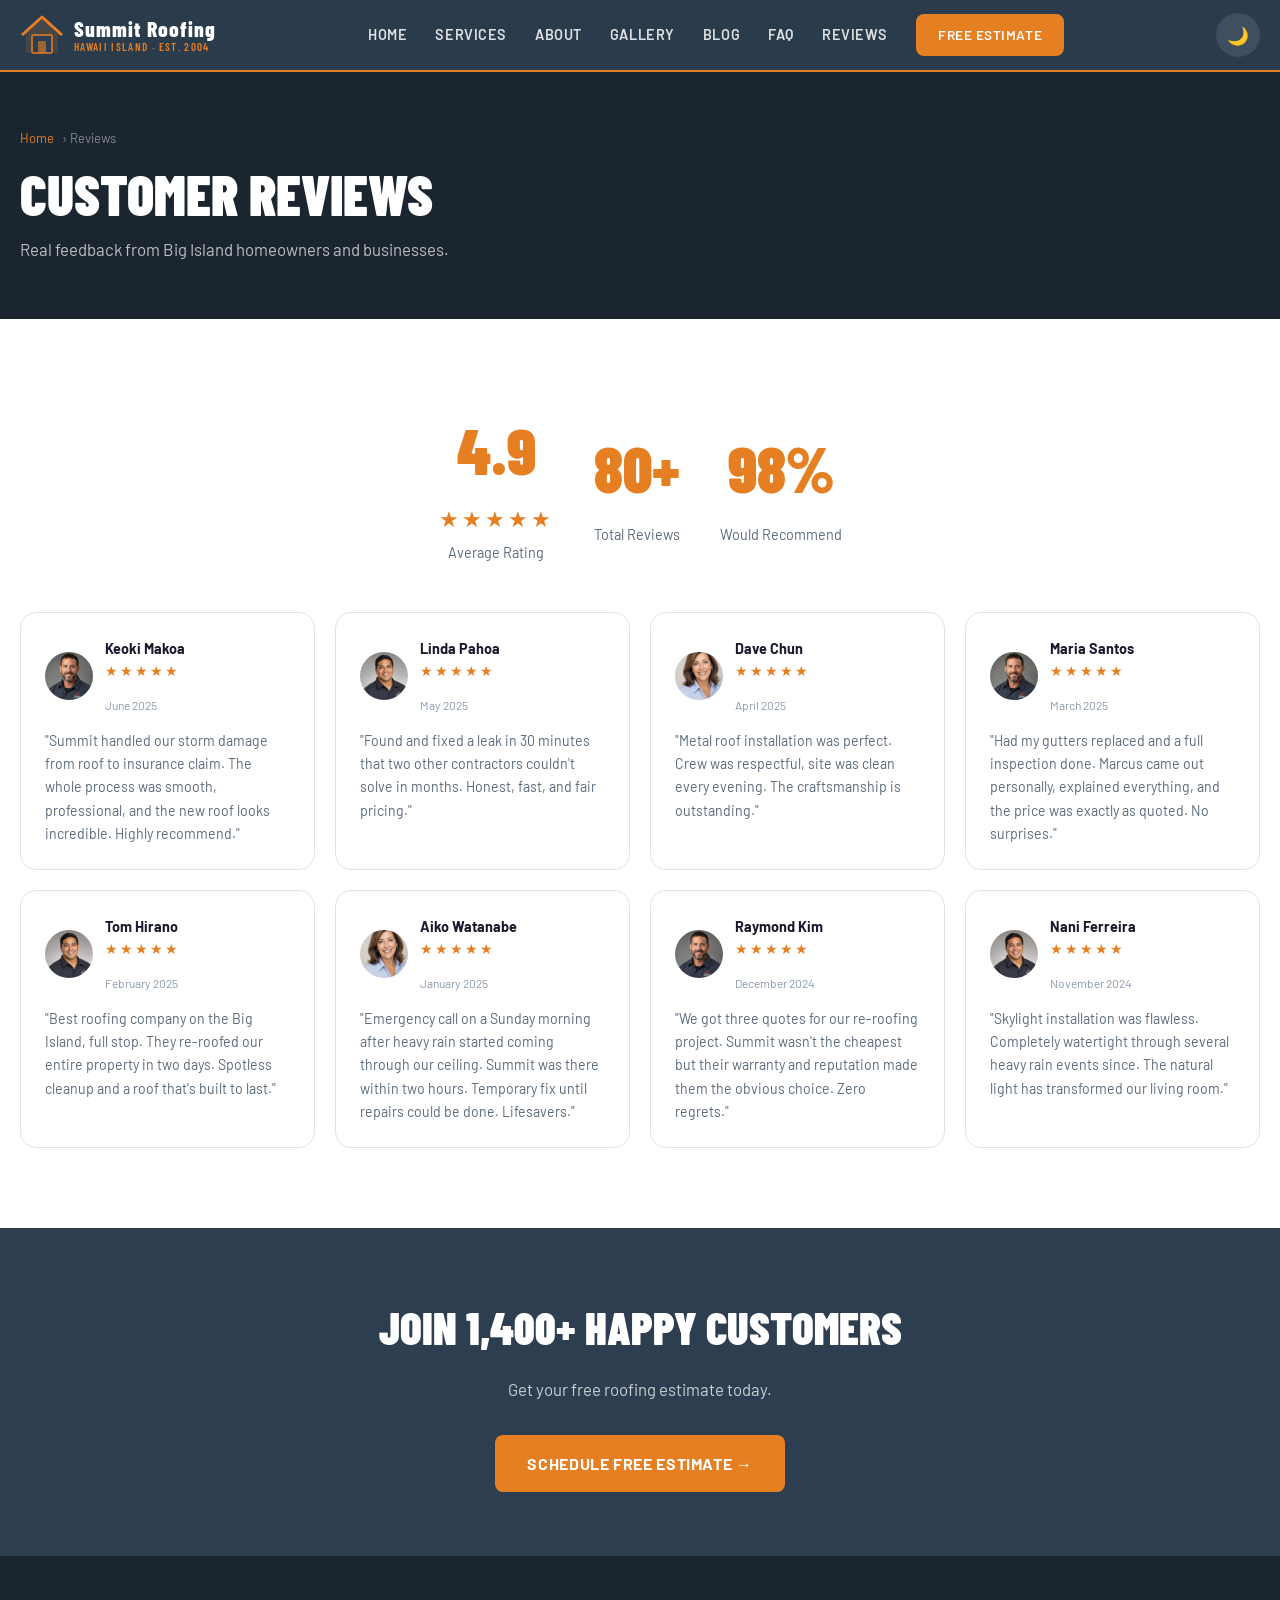
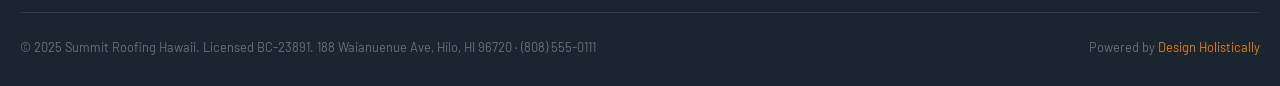
<file: reviews.html>
<!DOCTYPE html>
<html lang="en" data-theme="light">
<head>
<meta charset="UTF-8"/><meta name="viewport" content="width=device-width,initial-scale=1.0"/>
<title>Reviews — Summit Roofing Hawaii</title>
<link rel="stylesheet" href="css/style.css"/>
  <link rel="icon" type="image/x-icon" href="images/favicon.ico">
  <link rel="icon" type="image/png" sizes="32x32" href="images/favicon-32x32.png">
  <link rel="icon" type="image/png" sizes="16x16" href="images/favicon-16x16.png">
  <link rel="apple-touch-icon" sizes="180x180" href="images/apple-touch-icon.png">
</head>
<body>
<header class="site-header">
  <div class="header-inner">
    <a href="index.html" class="logo-wrap">
      <svg viewBox="0 0 44 44" fill="none" width="44" height="44"><polygon points="22,4 42,22 38,22 38,40 6,40 6,22 2,22" fill="#E67E22" opacity="0.15"/><polyline points="2,22 22,4 42,22" stroke="#E67E22" stroke-width="3" stroke-linejoin="round" fill="none"/><rect x="12" y="22" width="20" height="18" rx="1" fill="#2C3E50" stroke="#E67E22" stroke-width="1.5"/><rect x="18" y="28" width="8" height="12" rx="1" fill="#E67E22" opacity="0.6"/></svg>
      <div class="logo-text">Summit Roofing<span>Hawaii Island · Est. 2004</span></div>
    </a>
    <nav class="nav-links">
      <a href="index.html">Home</a><a href="services.html">Services</a><a href="about.html">About</a><a href="gallery.html">Gallery</a><a href="blog.html">Blog</a><a href="faq.html">FAQ</a><a href="reviews.html">Reviews</a>
      <a href="booking.html" class="btn-nav">Free Estimate</a>
    </nav>
    <div class="header-actions">
      <button class="dark-toggle" id="darkToggle">🌙</button>
      <button class="hamburger" id="hamburger"><span></span><span></span><span></span></button>
    </div>
  </div>
</header>
<nav class="mobile-nav" id="mobileNav">
  <a href="index.html">Home</a><a href="services.html">Services</a><a href="about.html">About</a><a href="gallery.html">Gallery</a><a href="blog.html">Blog</a><a href="faq.html">FAQ</a><a href="reviews.html">Reviews</a><a href="booking.html">Free Estimate</a>
</nav>

<div class="page-hero">
  <div class="page-hero-inner">
    <div class="breadcrumb"><a href="index.html">Home</a> › Reviews</div>
    <h1>Customer Reviews</h1>
    <p>Real feedback from Big Island homeowners and businesses.</p>
  </div>
</div>
<section>
  <div class="section-inner">
    <div style="display:flex;gap:40px;align-items:center;justify-content:center;flex-wrap:wrap;margin-bottom:48px;" class="fade-up">
      <div style="text-align:center;"><div style="font-family:'Barlow Condensed',sans-serif;font-size:4rem;font-weight:900;color:var(--accent);">4.9</div><div style="color:var(--accent);font-size:1.4rem;letter-spacing:3px;">★★★★★</div><div style="color:var(--text-muted);font-size:0.9rem;margin-top:4px;">Average Rating</div></div>
      <div style="text-align:center;"><div style="font-family:'Barlow Condensed',sans-serif;font-size:4rem;font-weight:900;color:var(--accent);">80+</div><div style="color:var(--text-muted);font-size:0.9rem;margin-top:4px;">Total Reviews</div></div>
      <div style="text-align:center;"><div style="font-family:'Barlow Condensed',sans-serif;font-size:4rem;font-weight:900;color:var(--accent);">98%</div><div style="color:var(--text-muted);font-size:0.9rem;margin-top:4px;">Would Recommend</div></div>
    </div>
    <div class="reviews-grid">
      <div class="review-card fade-up"><div class="review-top"><img src="images/avatar-1.png" alt="Keoki M." /><div><div class="review-name">Keoki Makoa</div><div class="stars" style="font-size:0.85rem;">★★★★★</div><div class="review-date">June 2025</div></div></div><div class="review-body">"Summit handled our storm damage from roof to insurance claim. The whole process was smooth, professional, and the new roof looks incredible. Highly recommend."</div></div>
      <div class="review-card fade-up"><div class="review-top"><img src="images/avatar-2.png" alt="Linda P." /><div><div class="review-name">Linda Pahoa</div><div class="stars" style="font-size:0.85rem;">★★★★★</div><div class="review-date">May 2025</div></div></div><div class="review-body">"Found and fixed a leak in 30 minutes that two other contractors couldn't solve in months. Honest, fast, and fair pricing."</div></div>
      <div class="review-card fade-up"><div class="review-top"><img src="images/avatar-3.png" alt="Dave C." /><div><div class="review-name">Dave Chun</div><div class="stars" style="font-size:0.85rem;">★★★★★</div><div class="review-date">April 2025</div></div></div><div class="review-body">"Metal roof installation was perfect. Crew was respectful, site was clean every evening. The craftsmanship is outstanding."</div></div>
      <div class="review-card fade-up"><div class="review-top"><img src="images/avatar-1.png" alt="Maria S." /><div><div class="review-name">Maria Santos</div><div class="stars" style="font-size:0.85rem;">★★★★★</div><div class="review-date">March 2025</div></div></div><div class="review-body">"Had my gutters replaced and a full inspection done. Marcus came out personally, explained everything, and the price was exactly as quoted. No surprises."</div></div>
      <div class="review-card fade-up"><div class="review-top"><img src="images/avatar-2.png" alt="Tom H." /><div><div class="review-name">Tom Hirano</div><div class="stars" style="font-size:0.85rem;">★★★★★</div><div class="review-date">February 2025</div></div></div><div class="review-body">"Best roofing company on the Big Island, full stop. They re-roofed our entire property in two days. Spotless cleanup and a roof that's built to last."</div></div>
      <div class="review-card fade-up"><div class="review-top"><img src="images/avatar-3.png" alt="Aiko W." /><div><div class="review-name">Aiko Watanabe</div><div class="stars" style="font-size:0.85rem;">★★★★★</div><div class="review-date">January 2025</div></div></div><div class="review-body">"Emergency call on a Sunday morning after heavy rain started coming through our ceiling. Summit was there within two hours. Temporary fix until repairs could be done. Lifesavers."</div></div>
      <div class="review-card fade-up"><div class="review-top"><img src="images/avatar-1.png" alt="Raymond K." /><div><div class="review-name">Raymond Kim</div><div class="stars" style="font-size:0.85rem;">★★★★★</div><div class="review-date">December 2024</div></div></div><div class="review-body">"We got three quotes for our re-roofing project. Summit wasn't the cheapest but their warranty and reputation made them the obvious choice. Zero regrets."</div></div>
      <div class="review-card fade-up"><div class="review-top"><img src="images/avatar-2.png" alt="Nani F." /><div><div class="review-name">Nani Ferreira</div><div class="stars" style="font-size:0.85rem;">★★★★★</div><div class="review-date">November 2024</div></div></div><div class="review-body">"Skylight installation was flawless. Completely watertight through several heavy rain events since. The natural light has transformed our living room."</div></div>
    </div>
  </div>
</section>
<div class="cta-band">
  <h2>Join 1,400+ Happy Customers</h2>
  <p>Get your free roofing estimate today.</p>
  <a href="booking.html" class="btn-primary">Schedule Free Estimate →</a>
</div>
<footer class="site-footer">
  <div class="footer-inner">
    <div class="footer-bottom">
      <span>© 2025 Summit Roofing Hawaii. Licensed BC-23891. 188 Waianuenue Ave, Hilo, HI 96720 · (808) 555-0111</span>
      <span>Powered by <a href="https://designholistically.com" target="_blank">Design Holistically</a></span>
    </div>
  </div>
</footer>
<button class="back-top" id="backTop">↑</button>
<script src="js/main.js"></script>
</body>
</html>
</file>
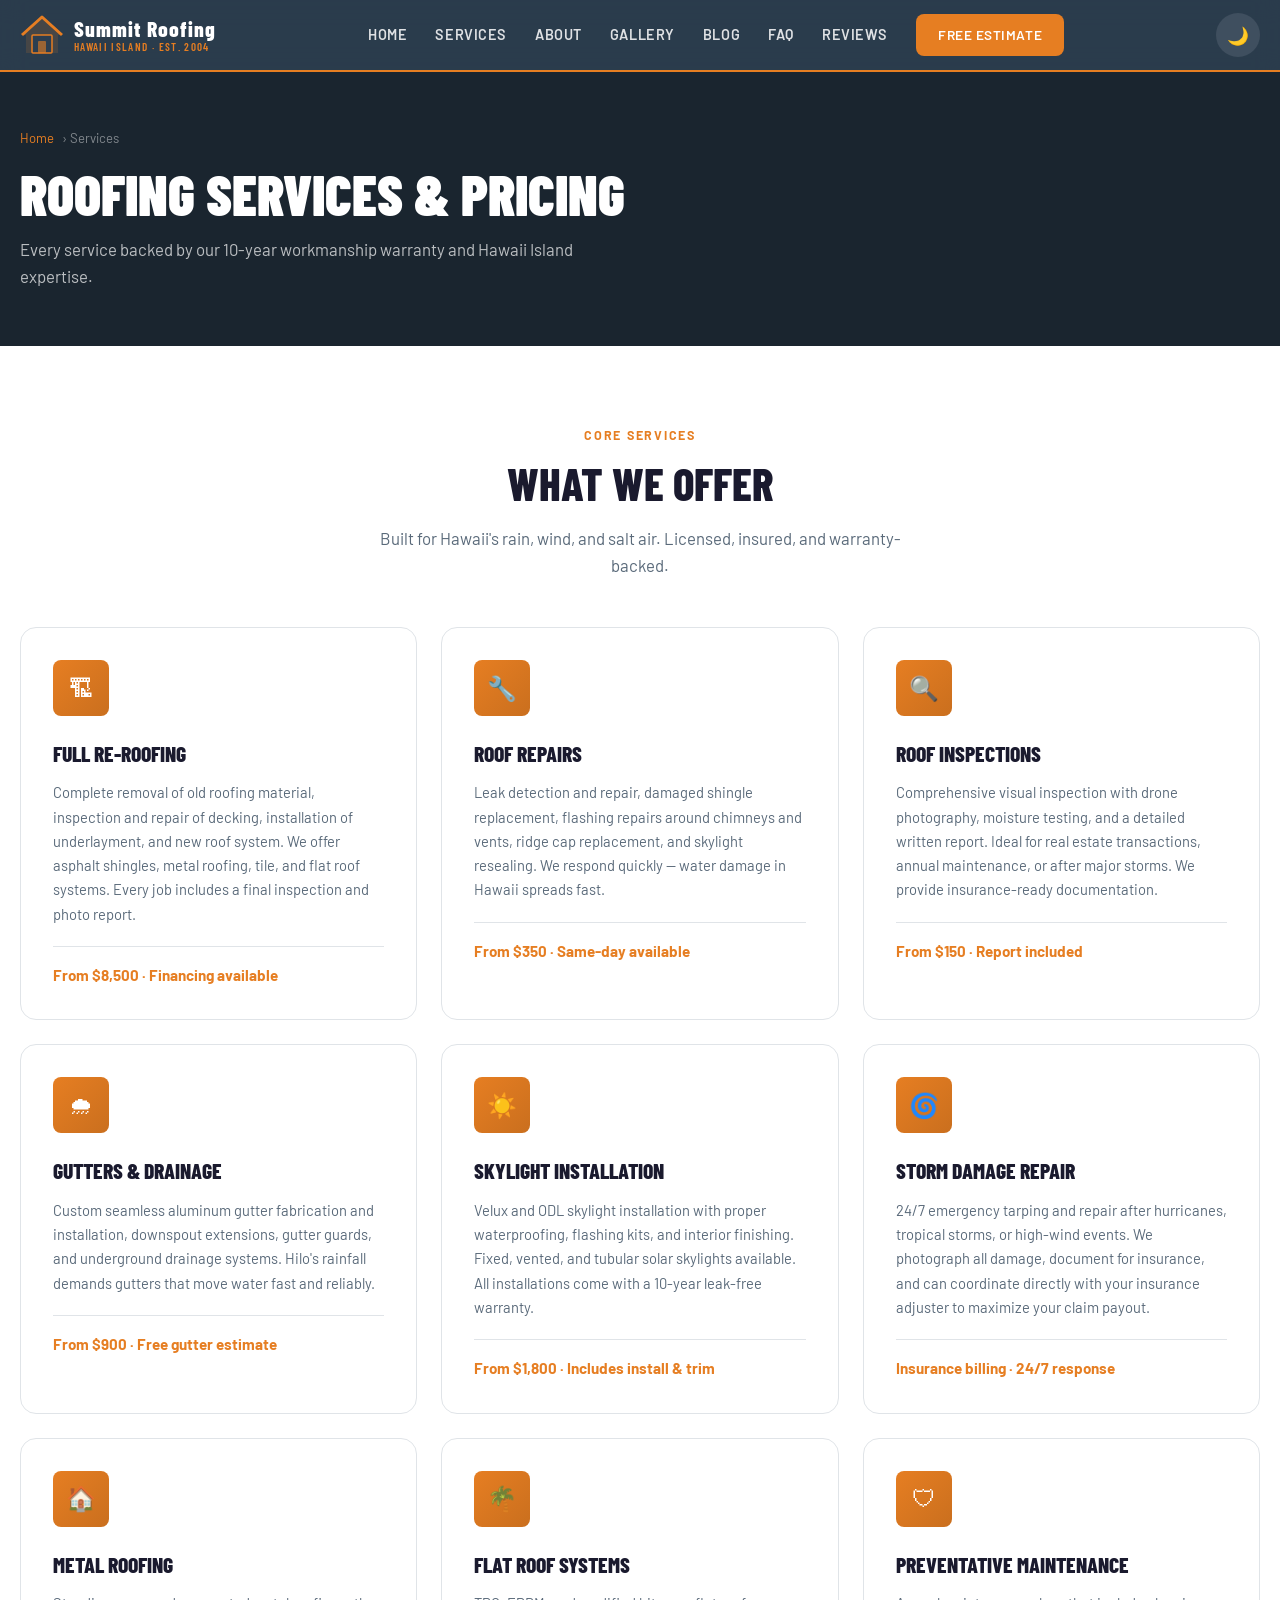
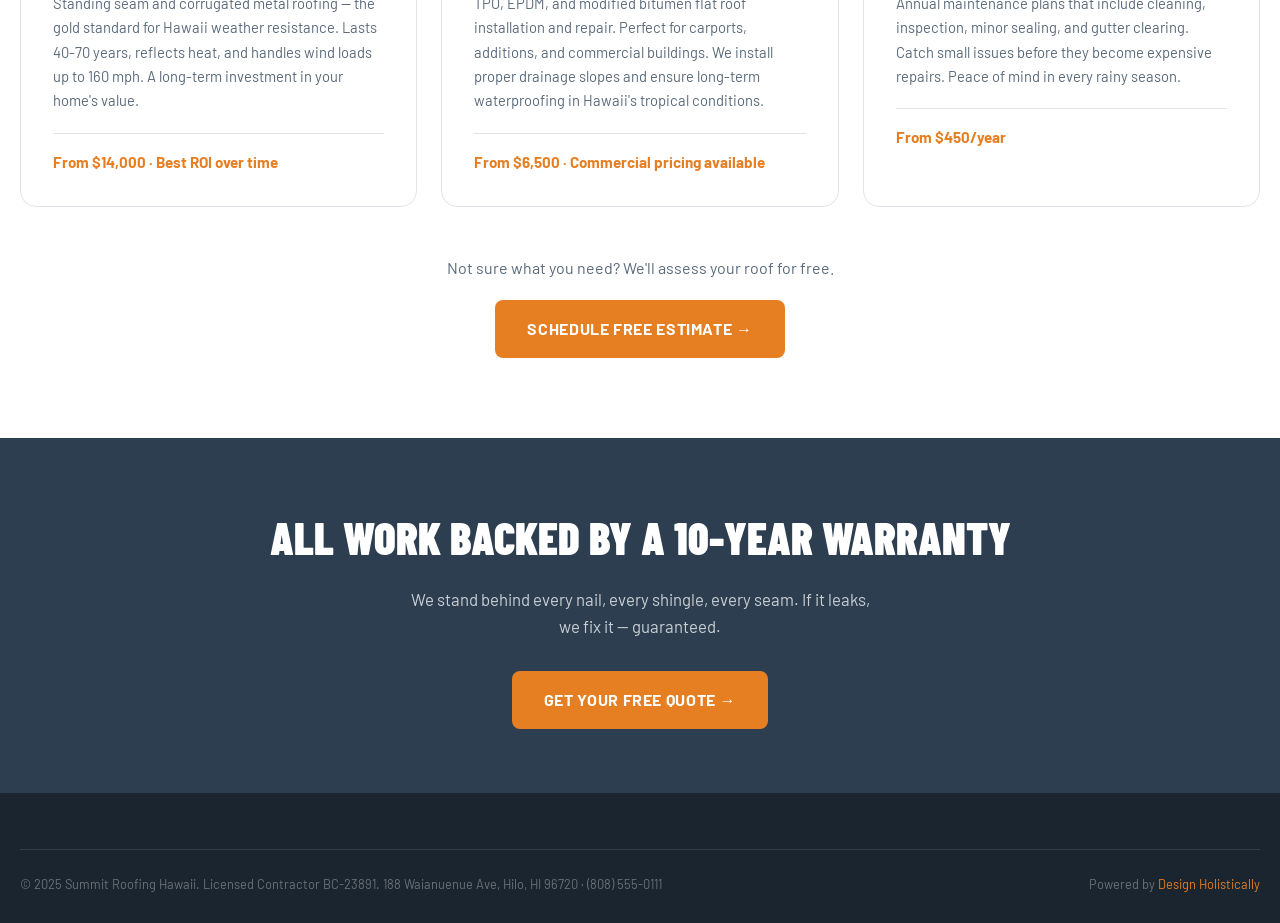
<file: services.html>
<!DOCTYPE html>
<html lang="en" data-theme="light">
<head>
<meta charset="UTF-8" /><meta name="viewport" content="width=device-width, initial-scale=1.0" />
<title>Services & Pricing — Summit Roofing Hawaii</title>
<meta name="description" content="Full roofing services for Hawaii Island: re-roofing, repairs, inspections, gutters, skylights, storm damage. Free estimates." />
<link rel="stylesheet" href="css/style.css" />
  <link rel="icon" type="image/x-icon" href="images/favicon.ico">
  <link rel="icon" type="image/png" sizes="32x32" href="images/favicon-32x32.png">
  <link rel="icon" type="image/png" sizes="16x16" href="images/favicon-16x16.png">
  <link rel="apple-touch-icon" sizes="180x180" href="images/apple-touch-icon.png">
</head>
<body>
<header class="site-header">
  <div class="header-inner">
    <a href="index.html" class="logo-wrap">
      <svg viewBox="0 0 44 44" fill="none" width="44" height="44"><polygon points="22,4 42,22 38,22 38,40 6,40 6,22 2,22" fill="#E67E22" opacity="0.15"/><polyline points="2,22 22,4 42,22" stroke="#E67E22" stroke-width="3" stroke-linejoin="round" fill="none"/><rect x="12" y="22" width="20" height="18" rx="1" fill="#2C3E50" stroke="#E67E22" stroke-width="1.5"/><rect x="18" y="28" width="8" height="12" rx="1" fill="#E67E22" opacity="0.6"/></svg>
      <div class="logo-text">Summit Roofing<span>Hawaii Island · Est. 2004</span></div>
    </a>
    <nav class="nav-links">
      <a href="index.html">Home</a><a href="services.html">Services</a><a href="about.html">About</a><a href="gallery.html">Gallery</a><a href="blog.html">Blog</a><a href="faq.html">FAQ</a><a href="reviews.html">Reviews</a>
      <a href="booking.html" class="btn-nav">Free Estimate</a>
    </nav>
    <div class="header-actions">
      <button class="dark-toggle" id="darkToggle">🌙</button>
      <button class="hamburger" id="hamburger"><span></span><span></span><span></span></button>
    </div>
  </div>
</header>
<nav class="mobile-nav" id="mobileNav">
  <a href="index.html">Home</a><a href="services.html">Services</a><a href="about.html">About</a><a href="gallery.html">Gallery</a><a href="blog.html">Blog</a><a href="faq.html">FAQ</a><a href="reviews.html">Reviews</a><a href="booking.html">Free Estimate</a>
</nav>

<div class="page-hero">
  <div class="page-hero-inner">
    <div class="breadcrumb"><a href="index.html">Home</a> › Services</div>
    <h1>Roofing Services & Pricing</h1>
    <p>Every service backed by our 10-year workmanship warranty and Hawaii Island expertise.</p>
  </div>
</div>

<section>
  <div class="section-inner">
    <div class="section-center fade-up">
      <span class="section-label">Core Services</span>
      <h2 class="section-title">What We Offer</h2>
      <p class="section-sub">Built for Hawaii's rain, wind, and salt air. Licensed, insured, and warranty-backed.</p>
    </div>
    <div class="services-grid">
      <div class="service-card fade-up">
        <div class="service-icon">🏗</div>
        <h3>Full Re-Roofing</h3>
        <p>Complete removal of old roofing material, inspection and repair of decking, installation of underlayment, and new roof system. We offer asphalt shingles, metal roofing, tile, and flat roof systems. Every job includes a final inspection and photo report.</p>
        <div class="service-price">From $8,500 · Financing available</div>
      </div>
      <div class="service-card fade-up">
        <div class="service-icon">🔧</div>
        <h3>Roof Repairs</h3>
        <p>Leak detection and repair, damaged shingle replacement, flashing repairs around chimneys and vents, ridge cap replacement, and skylight resealing. We respond quickly — water damage in Hawaii spreads fast.</p>
        <div class="service-price">From $350 · Same-day available</div>
      </div>
      <div class="service-card fade-up">
        <div class="service-icon">🔍</div>
        <h3>Roof Inspections</h3>
        <p>Comprehensive visual inspection with drone photography, moisture testing, and a detailed written report. Ideal for real estate transactions, annual maintenance, or after major storms. We provide insurance-ready documentation.</p>
        <div class="service-price">From $150 · Report included</div>
      </div>
      <div class="service-card fade-up">
        <div class="service-icon">🌧</div>
        <h3>Gutters & Drainage</h3>
        <p>Custom seamless aluminum gutter fabrication and installation, downspout extensions, gutter guards, and underground drainage systems. Hilo's rainfall demands gutters that move water fast and reliably.</p>
        <div class="service-price">From $900 · Free gutter estimate</div>
      </div>
      <div class="service-card fade-up">
        <div class="service-icon">☀️</div>
        <h3>Skylight Installation</h3>
        <p>Velux and ODL skylight installation with proper waterproofing, flashing kits, and interior finishing. Fixed, vented, and tubular solar skylights available. All installations come with a 10-year leak-free warranty.</p>
        <div class="service-price">From $1,800 · Includes install & trim</div>
      </div>
      <div class="service-card fade-up">
        <div class="service-icon">🌀</div>
        <h3>Storm Damage Repair</h3>
        <p>24/7 emergency tarping and repair after hurricanes, tropical storms, or high-wind events. We photograph all damage, document for insurance, and can coordinate directly with your insurance adjuster to maximize your claim payout.</p>
        <div class="service-price">Insurance billing · 24/7 response</div>
      </div>
      <div class="service-card fade-up">
        <div class="service-icon">🏠</div>
        <h3>Metal Roofing</h3>
        <p>Standing seam and corrugated metal roofing — the gold standard for Hawaii weather resistance. Lasts 40-70 years, reflects heat, and handles wind loads up to 160 mph. A long-term investment in your home's value.</p>
        <div class="service-price">From $14,000 · Best ROI over time</div>
      </div>
      <div class="service-card fade-up">
        <div class="service-icon">🌴</div>
        <h3>Flat Roof Systems</h3>
        <p>TPO, EPDM, and modified bitumen flat roof installation and repair. Perfect for carports, additions, and commercial buildings. We install proper drainage slopes and ensure long-term waterproofing in Hawaii's tropical conditions.</p>
        <div class="service-price">From $6,500 · Commercial pricing available</div>
      </div>
      <div class="service-card fade-up">
        <div class="service-icon">🛡</div>
        <h3>Preventative Maintenance</h3>
        <p>Annual maintenance plans that include cleaning, inspection, minor sealing, and gutter clearing. Catch small issues before they become expensive repairs. Peace of mind in every rainy season.</p>
        <div class="service-price">From $450/year</div>
      </div>
    </div>
    <div style="text-align:center;margin-top:48px;" class="fade-up">
      <p style="color:var(--text-muted);margin-bottom:20px;">Not sure what you need? We'll assess your roof for free.</p>
      <a href="booking.html" class="btn-primary">Schedule Free Estimate →</a>
    </div>
  </div>
</section>

<div class="cta-band">
  <h2>All Work Backed by a 10-Year Warranty</h2>
  <p>We stand behind every nail, every shingle, every seam. If it leaks, we fix it — guaranteed.</p>
  <a href="booking.html" class="btn-primary">Get Your Free Quote →</a>
</div>

<footer class="site-footer">
  <div class="footer-inner">
    <div class="footer-bottom">
      <span>© 2025 Summit Roofing Hawaii. Licensed Contractor BC-23891. 188 Waianuenue Ave, Hilo, HI 96720 · (808) 555-0111</span>
      <span>Powered by <a href="https://designholistically.com" target="_blank">Design Holistically</a></span>
    </div>
  </div>
</footer>
<button class="back-top" id="backTop">↑</button>
<script src="js/main.js"></script>
</body>
</html>
</file>
<file: css/style.css>
@import url('https://fonts.googleapis.com/css2?family=Barlow:wght@400;500;600;700;800;900&family=Barlow+Condensed:wght@600;700;800;900&display=swap');

:root {
  --primary: #2C3E50;
  --primary-light: #3d5166;
  --primary-dark: #1a252f;
  --accent: #E67E22;
  --accent-light: #f39c12;
  --accent-dark: #ca6f1e;
  --bg: #ffffff;
  --bg-secondary: #f4f5f7;
  --bg-card: #ffffff;
  --text: #1a1a2e;
  --text-muted: #5a6a7a;
  --text-light: #8a9aaa;
  --border: #e0e4e8;
  --shadow: 0 4px 24px rgba(44,62,80,0.10);
  --shadow-lg: 0 12px 48px rgba(44,62,80,0.16);
  --radius: 8px;
  --radius-lg: 16px;
  --header-h: 72px;
  --transition: 0.3s cubic-bezier(0.4,0,0.2,1);
}
[data-theme="dark"] {
  --bg: #111820;
  --bg-secondary: #1a2535;
  --bg-card: #1e2d40;
  --text: #edf0f3;
  --text-muted: #8fa3b5;
  --text-light: #607a8f;
  --border: #2c3e50;
  --shadow: 0 4px 24px rgba(0,0,0,0.4);
  --shadow-lg: 0 12px 48px rgba(0,0,0,0.5);
}
*, *::before, *::after { box-sizing: border-box; margin: 0; padding: 0; }
html { scroll-behavior: smooth; font-size: 16px; }
body { font-family: 'Barlow', sans-serif; background: var(--bg); color: var(--text); line-height: 1.6; transition: background var(--transition), color var(--transition); }
img { max-width: 100%; display: block; }
a { color: inherit; text-decoration: none; }
button { cursor: pointer; border: none; background: none; font-family: inherit; }

/* HEADER */
.site-header { position: fixed; top: 0; left: 0; right: 0; z-index: 1000; height: var(--header-h); backdrop-filter: blur(12px); -webkit-backdrop-filter: blur(12px); background: rgba(44,62,80,0.92); border-bottom: 2px solid var(--accent); display: flex; align-items: center; }
.header-inner { max-width: 1280px; margin: 0 auto; padding: 0 20px; width: 100%; display: flex; align-items: center; justify-content: space-between; }
.logo-wrap { display: flex; align-items: center; gap: 10px; }
.logo-wrap svg { width: 44px; height: 44px; }
.logo-text { font-family: 'Barlow Condensed', sans-serif; font-size: 1.35rem; font-weight: 800; color: #fff; letter-spacing: 0.05em; line-height: 1.1; }
.logo-text span { color: var(--accent); display: block; font-size: 0.7rem; font-weight: 600; letter-spacing: 0.12em; text-transform: uppercase; }
.nav-links { display: none; gap: 28px; align-items: center; }
.nav-links a { color: rgba(255,255,255,0.85); font-weight: 600; font-size: 0.9rem; letter-spacing: 0.04em; text-transform: uppercase; transition: color var(--transition); }
.nav-links a:hover { color: var(--accent); }
.nav-links .btn-nav { background: var(--accent); color: #fff; padding: 10px 22px; border-radius: var(--radius); font-size: 0.85rem; }
.nav-links .btn-nav:hover { background: var(--accent-dark); color: #fff; }
.header-actions { display: flex; align-items: center; gap: 12px; }
.dark-toggle { width: 44px; height: 44px; border-radius: 50%; background: rgba(255,255,255,0.1); color: #fff; display: flex; align-items: center; justify-content: center; transition: background var(--transition); font-size: 1.1rem; }
.dark-toggle:hover { background: var(--accent); }
.hamburger { width: 44px; height: 44px; display: flex; flex-direction: column; align-items: center; justify-content: center; gap: 5px; background: rgba(255,255,255,0.1); border-radius: var(--radius); }
.hamburger span { display: block; width: 22px; height: 2px; background: #fff; border-radius: 2px; transition: all var(--transition); }
.hamburger.active span:nth-child(1) { transform: rotate(45deg) translate(5px, 5px); }
.hamburger.active span:nth-child(2) { opacity: 0; }
.hamburger.active span:nth-child(3) { transform: rotate(-45deg) translate(5px, -5px); }
@media(min-width:768px){ .nav-links { display: flex; } .hamburger { display: none; } }

/* MOBILE NAV */
.mobile-nav { position: fixed; top: var(--header-h); left: 0; right: 0; bottom: 0; background: var(--primary-dark); z-index: 999; transform: translateX(100%); transition: transform var(--transition); padding: 32px 24px; display: flex; flex-direction: column; gap: 8px; overflow-y: auto; }
.mobile-nav.open { transform: translateX(0); }
.mobile-nav a { color: #fff; font-size: 1.25rem; font-weight: 700; padding: 14px 0; border-bottom: 1px solid rgba(255,255,255,0.1); letter-spacing: 0.04em; }
.mobile-nav a:last-child { border: none; }

/* HERO */
.hero { min-height: 100vh; display: flex; align-items: center; position: relative; overflow: hidden; padding-top: var(--header-h); background: var(--primary-dark); }
.hero-bg { position: absolute; inset: 0; }
.hero-bg img { width: 100%; height: 100%; object-fit: cover; opacity: 0.3; }
.hero-overlay { position: absolute; inset: 0; background: linear-gradient(135deg, rgba(44,62,80,0.95) 0%, rgba(44,62,80,0.7) 60%, rgba(230,126,34,0.2) 100%); }
.hero-content { position: relative; z-index: 1; max-width: 1280px; margin: 0 auto; padding: 80px 20px; }
.hero-badge { display: inline-flex; align-items: center; gap: 8px; background: var(--accent); color: #fff; padding: 6px 16px; border-radius: 999px; font-size: 0.78rem; font-weight: 700; letter-spacing: 0.1em; text-transform: uppercase; margin-bottom: 24px; }
.hero h1 { font-family: 'Barlow Condensed', sans-serif; font-size: clamp(2.8rem, 8vw, 5.5rem); font-weight: 900; color: #fff; line-height: 1; letter-spacing: -0.01em; margin-bottom: 20px; text-transform: uppercase; }
.hero h1 em { color: var(--accent); font-style: normal; }
.hero p { font-size: clamp(1rem, 2.5vw, 1.2rem); color: rgba(255,255,255,0.8); max-width: 560px; margin-bottom: 36px; }
.hero-cta { display: flex; flex-wrap: wrap; gap: 14px; }
.btn-primary { display: inline-flex; align-items: center; gap: 8px; background: var(--accent); color: #fff; padding: 16px 32px; border-radius: var(--radius); font-weight: 700; font-size: 1rem; letter-spacing: 0.04em; transition: all var(--transition); text-transform: uppercase; }
.btn-primary:hover { background: var(--accent-dark); transform: translateY(-2px); box-shadow: 0 8px 24px rgba(230,126,34,0.4); }
.btn-secondary { display: inline-flex; align-items: center; gap: 8px; background: transparent; color: #fff; padding: 15px 32px; border-radius: var(--radius); font-weight: 700; font-size: 1rem; border: 2px solid rgba(255,255,255,0.4); letter-spacing: 0.04em; transition: all var(--transition); text-transform: uppercase; }
.btn-secondary:hover { border-color: #fff; background: rgba(255,255,255,0.1); }
.hero-stats { display: flex; flex-wrap: wrap; gap: 32px; margin-top: 56px; padding-top: 40px; border-top: 1px solid rgba(255,255,255,0.15); }
.stat { }
.stat-num { font-family: 'Barlow Condensed', sans-serif; font-size: 2.2rem; font-weight: 900; color: var(--accent); line-height: 1; }
.stat-label { font-size: 0.78rem; color: rgba(255,255,255,0.6); text-transform: uppercase; letter-spacing: 0.08em; margin-top: 4px; }

/* SECTIONS */
section { padding: 80px 20px; }
.section-inner { max-width: 1280px; margin: 0 auto; }
.section-label { font-size: 0.78rem; font-weight: 700; color: var(--accent); letter-spacing: 0.14em; text-transform: uppercase; margin-bottom: 12px; display: block; }
.section-title { font-family: 'Barlow Condensed', sans-serif; font-size: clamp(1.8rem, 4vw, 2.8rem); font-weight: 800; color: var(--text); line-height: 1.15; margin-bottom: 16px; text-transform: uppercase; }
.section-sub { color: var(--text-muted); font-size: 1.05rem; max-width: 560px; margin-bottom: 48px; }
.section-center { text-align: center; }
.section-center .section-sub { margin-left: auto; margin-right: auto; }

/* SERVICES GRID */
.services-grid { display: grid; grid-template-columns: 1fr; gap: 24px; }
@media(min-width:600px){ .services-grid { grid-template-columns: 1fr 1fr; } }
@media(min-width:1024px){ .services-grid { grid-template-columns: repeat(3, 1fr); } }
.service-card { background: var(--bg-card); border: 1px solid var(--border); border-radius: var(--radius-lg); padding: 32px; transition: all var(--transition); position: relative; overflow: hidden; }
.service-card::before { content: ''; position: absolute; top: 0; left: 0; right: 0; height: 4px; background: var(--accent); transform: scaleX(0); transition: transform var(--transition); transform-origin: left; }
.service-card:hover::before { transform: scaleX(1); }
.service-card:hover { transform: translateY(-4px); box-shadow: var(--shadow-lg); }
.service-icon { width: 56px; height: 56px; background: linear-gradient(135deg, var(--accent), var(--accent-dark)); border-radius: var(--radius); display: flex; align-items: center; justify-content: center; margin-bottom: 20px; color: #fff; font-size: 1.5rem; }
.service-card h3 { font-family: 'Barlow Condensed', sans-serif; font-size: 1.35rem; font-weight: 800; margin-bottom: 10px; text-transform: uppercase; }
.service-card p { color: var(--text-muted); font-size: 0.92rem; line-height: 1.65; }
.service-price { margin-top: 20px; padding-top: 16px; border-top: 1px solid var(--border); font-weight: 700; color: var(--accent); font-size: 0.95rem; }

/* TESTIMONIALS */
.testimonials-grid { display: grid; grid-template-columns: 1fr; gap: 24px; }
@media(min-width:768px){ .testimonials-grid { grid-template-columns: repeat(3, 1fr); } }
.testimonial-card { background: var(--bg-card); border: 1px solid var(--border); border-radius: var(--radius-lg); padding: 28px; }
.stars { color: var(--accent); font-size: 1rem; margin-bottom: 14px; letter-spacing: 2px; }
.testimonial-card blockquote { color: var(--text-muted); font-size: 0.95rem; line-height: 1.7; margin-bottom: 20px; font-style: italic; }
.reviewer { display: flex; align-items: center; gap: 12px; }
.reviewer img { width: 44px; height: 44px; border-radius: 50%; object-fit: cover; }
.reviewer-name { font-weight: 700; font-size: 0.9rem; }
.reviewer-loc { font-size: 0.78rem; color: var(--text-muted); }

/* CTA BAND */
.cta-band { background: var(--primary); padding: 64px 20px; text-align: center; }
.cta-band h2 { font-family: 'Barlow Condensed', sans-serif; font-size: clamp(1.8rem, 4vw, 2.8rem); font-weight: 900; color: #fff; text-transform: uppercase; margin-bottom: 12px; }
.cta-band p { color: rgba(255,255,255,0.75); font-size: 1.05rem; margin-bottom: 32px; max-width: 480px; margin-left: auto; margin-right: auto; }

/* TEAM */
.team-grid { display: grid; grid-template-columns: 1fr 1fr; gap: 24px; }
@media(min-width:768px){ .team-grid { grid-template-columns: repeat(4, 1fr); } }
.team-card { text-align: center; }
.team-card img { width: 100%; aspect-ratio: 1; object-fit: cover; border-radius: var(--radius-lg); margin-bottom: 14px; }
.team-card h4 { font-weight: 700; font-size: 1rem; margin-bottom: 4px; }
.team-card span { font-size: 0.82rem; color: var(--accent); font-weight: 600; text-transform: uppercase; letter-spacing: 0.06em; }

/* GALLERY */
.gallery-grid { display: grid; grid-template-columns: repeat(2, 1fr); gap: 12px; }
@media(min-width:600px){ .gallery-grid { grid-template-columns: repeat(3, 1fr); } }
@media(min-width:1024px){ .gallery-grid { grid-template-columns: repeat(4, 1fr); } }
.gallery-item { position: relative; overflow: hidden; border-radius: var(--radius); aspect-ratio: 4/3; }
.gallery-item img { width: 100%; height: 100%; object-fit: cover; transition: transform 0.4s ease; }
.gallery-item:hover img { transform: scale(1.07); }

/* BLOG */
.blog-grid { display: grid; grid-template-columns: 1fr; gap: 28px; }
@media(min-width:600px){ .blog-grid { grid-template-columns: 1fr 1fr; } }
@media(min-width:1024px){ .blog-grid { grid-template-columns: repeat(3, 1fr); } }
.blog-card { background: var(--bg-card); border: 1px solid var(--border); border-radius: var(--radius-lg); overflow: hidden; transition: all var(--transition); }
.blog-card:hover { transform: translateY(-4px); box-shadow: var(--shadow-lg); }
.blog-card img { width: 100%; height: 200px; object-fit: cover; }
.blog-card-body { padding: 24px; }
.blog-tag { display: inline-block; background: var(--accent); color: #fff; font-size: 0.72rem; font-weight: 700; padding: 3px 10px; border-radius: 999px; text-transform: uppercase; letter-spacing: 0.08em; margin-bottom: 10px; }
.blog-card h3 { font-family: 'Barlow Condensed', sans-serif; font-size: 1.2rem; font-weight: 800; line-height: 1.3; margin-bottom: 8px; text-transform: uppercase; }
.blog-card p { color: var(--text-muted); font-size: 0.88rem; line-height: 1.6; }
.blog-card-meta { margin-top: 16px; display: flex; align-items: center; gap: 12px; font-size: 0.78rem; color: var(--text-light); }

/* BOOKING FORM */
.booking-wrap { max-width: 720px; margin: 0 auto; background: var(--bg-card); border: 1px solid var(--border); border-radius: var(--radius-lg); padding: 40px; }
.step-indicator { display: flex; gap: 8px; margin-bottom: 40px; }
.step { flex: 1; height: 4px; background: var(--border); border-radius: 2px; transition: background var(--transition); }
.step.active { background: var(--accent); }
.step.done { background: var(--primary); }
.form-step { display: none; }
.form-step.active { display: block; }
.form-step h3 { font-family: 'Barlow Condensed', sans-serif; font-size: 1.5rem; font-weight: 800; margin-bottom: 24px; text-transform: uppercase; }
.form-group { margin-bottom: 20px; }
.form-group label { display: block; font-weight: 600; font-size: 0.88rem; margin-bottom: 6px; color: var(--text); }
.form-group input, .form-group select, .form-group textarea { width: 100%; padding: 12px 16px; border: 2px solid var(--border); border-radius: var(--radius); background: var(--bg); color: var(--text); font-family: inherit; font-size: 1rem; transition: border-color var(--transition); }
.form-group input:focus, .form-group select:focus, .form-group textarea:focus { outline: none; border-color: var(--accent); }
.form-group textarea { resize: vertical; min-height: 100px; }
.service-option { display: flex; align-items: center; gap: 14px; padding: 16px; border: 2px solid var(--border); border-radius: var(--radius); margin-bottom: 10px; cursor: pointer; transition: all var(--transition); }
.service-option:hover, .service-option.selected { border-color: var(--accent); background: rgba(230,126,34,0.06); }
.service-option input { width: auto; }
.form-nav { display: flex; justify-content: space-between; align-items: center; margin-top: 28px; }
.btn-outline { background: transparent; border: 2px solid var(--border); color: var(--text); padding: 12px 28px; border-radius: var(--radius); font-weight: 700; font-size: 0.9rem; transition: all var(--transition); }
.btn-outline:hover { border-color: var(--accent); color: var(--accent); }
.confirmation { text-align: center; padding: 40px 0; }
.confirmation .check { width: 72px; height: 72px; background: #27ae60; border-radius: 50%; display: flex; align-items: center; justify-content: center; margin: 0 auto 24px; font-size: 2rem; color: #fff; }

/* FAQ */
.faq-list { max-width: 800px; margin: 0 auto; }
.faq-item { border-bottom: 1px solid var(--border); }
.faq-q { width: 100%; text-align: left; padding: 22px 0; display: flex; justify-content: space-between; align-items: center; font-weight: 700; font-size: 1rem; color: var(--text); gap: 16px; background: none; }
.faq-q .icon { width: 28px; height: 28px; min-width: 28px; border-radius: 50%; background: var(--accent); color: #fff; display: flex; align-items: center; justify-content: center; font-size: 1.1rem; transition: transform var(--transition); }
.faq-item.open .faq-q .icon { transform: rotate(45deg); }
.faq-a { display: none; padding: 0 0 20px; color: var(--text-muted); line-height: 1.7; font-size: 0.95rem; }
.faq-item.open .faq-a { display: block; }

/* REVIEWS */
.reviews-grid { display: grid; grid-template-columns: 1fr; gap: 20px; }
@media(min-width:600px){ .reviews-grid { grid-template-columns: 1fr 1fr; } }
@media(min-width:1024px){ .reviews-grid { grid-template-columns: repeat(4, 1fr); } }
.review-card { background: var(--bg-card); border: 1px solid var(--border); border-radius: var(--radius-lg); padding: 24px; }
.review-top { display: flex; align-items: center; gap: 12px; margin-bottom: 14px; }
.review-top img { width: 48px; height: 48px; border-radius: 50%; object-fit: cover; flex-shrink: 0; }
.review-name { font-weight: 700; font-size: 0.9rem; }
.review-date { font-size: 0.75rem; color: var(--text-light); }
.review-body { color: var(--text-muted); font-size: 0.88rem; line-height: 1.65; }

/* ADMIN */
.admin-login { min-height: 100vh; display: flex; align-items: center; justify-content: center; background: var(--primary-dark); padding: 20px; }
.login-card { background: var(--bg-card); border-radius: var(--radius-lg); padding: 48px; max-width: 420px; width: 100%; box-shadow: var(--shadow-lg); }
.login-card h2 { font-family: 'Barlow Condensed', sans-serif; font-size: 1.8rem; font-weight: 800; text-transform: uppercase; margin-bottom: 8px; }
.login-card p { color: var(--text-muted); margin-bottom: 32px; font-size: 0.9rem; }
.admin-dash { display: none; }
.admin-dash.visible { display: block; }
.dash-header { background: var(--primary); padding: 16px 24px; display: flex; align-items: center; justify-content: space-between; }
.dash-header h1 { font-family: 'Barlow Condensed', sans-serif; font-size: 1.4rem; font-weight: 800; color: #fff; text-transform: uppercase; }
.dash-stats { display: grid; grid-template-columns: repeat(2, 1fr); gap: 16px; padding: 24px; }
@media(min-width:600px){ .dash-stats { grid-template-columns: repeat(4, 1fr); } }
.dash-stat { background: var(--bg-card); border: 1px solid var(--border); border-radius: var(--radius); padding: 20px; text-align: center; }
.dash-stat .num { font-family: 'Barlow Condensed', sans-serif; font-size: 2rem; font-weight: 800; color: var(--accent); }
.dash-stat .lbl { font-size: 0.78rem; color: var(--text-muted); text-transform: uppercase; letter-spacing: 0.06em; }
.dash-section { padding: 0 24px 24px; }
.dash-section h3 { font-family: 'Barlow Condensed', sans-serif; font-size: 1.2rem; font-weight: 800; text-transform: uppercase; margin-bottom: 14px; border-bottom: 2px solid var(--accent); padding-bottom: 8px; }
.data-table { width: 100%; border-collapse: collapse; font-size: 0.88rem; }
.data-table th { background: var(--bg-secondary); padding: 10px 14px; text-align: left; font-weight: 700; color: var(--text-muted); font-size: 0.78rem; text-transform: uppercase; letter-spacing: 0.06em; }
.data-table td { padding: 12px 14px; border-bottom: 1px solid var(--border); vertical-align: middle; }
.badge { display: inline-block; padding: 3px 10px; border-radius: 999px; font-size: 0.72rem; font-weight: 700; }
.badge-green { background: #d5f5e3; color: #1e8449; }
.badge-yellow { background: #fef9e7; color: #b7950b; }
.badge-blue { background: #d6eaf8; color: #1a5276; }

/* BLOG POST */
.post-hero { padding-top: var(--header-h); background: var(--primary-dark); }
.post-hero-inner { max-width: 800px; margin: 0 auto; padding: 60px 20px; }
.post-hero h1 { font-family: 'Barlow Condensed', sans-serif; font-size: clamp(2rem, 5vw, 3rem); font-weight: 900; color: #fff; text-transform: uppercase; line-height: 1.1; }
.post-meta { display: flex; gap: 16px; flex-wrap: wrap; margin-top: 16px; font-size: 0.82rem; color: rgba(255,255,255,0.6); }
.post-content { max-width: 800px; margin: 0 auto; padding: 48px 20px; }
.post-content h2 { font-family: 'Barlow Condensed', sans-serif; font-size: 1.6rem; font-weight: 800; text-transform: uppercase; margin: 36px 0 14px; color: var(--primary); }
[data-theme="dark"] .post-content h2 { color: var(--accent); }
.post-content p { color: var(--text-muted); line-height: 1.8; margin-bottom: 16px; }
.post-content ul { padding-left: 24px; margin-bottom: 16px; color: var(--text-muted); line-height: 1.8; }

/* ABOUT */
.about-grid { display: grid; grid-template-columns: 1fr; gap: 48px; align-items: center; }
@media(min-width:768px){ .about-grid { grid-template-columns: 1fr 1fr; } }
.values-grid { display: grid; grid-template-columns: 1fr 1fr; gap: 20px; margin-top: 48px; }
@media(min-width:768px){ .values-grid { grid-template-columns: repeat(4, 1fr); } }
.value-card { background: var(--bg-card); border: 1px solid var(--border); border-radius: var(--radius); padding: 24px; text-align: center; }
.value-icon { font-size: 2rem; margin-bottom: 10px; }
.value-card h4 { font-weight: 700; font-size: 0.95rem; margin-bottom: 6px; }
.value-card p { font-size: 0.82rem; color: var(--text-muted); }

/* FOOTER */
.site-footer { background: var(--primary-dark); color: rgba(255,255,255,0.75); padding: 56px 20px 28px; }
.footer-inner { max-width: 1280px; margin: 0 auto; }
.footer-grid { display: grid; grid-template-columns: 1fr; gap: 36px; margin-bottom: 48px; }
@media(min-width:768px){ .footer-grid { grid-template-columns: 2fr 1fr 1fr 1fr; } }
.footer-brand p { font-size: 0.88rem; line-height: 1.7; margin-top: 12px; color: rgba(255,255,255,0.5); }
.footer-col h4 { color: #fff; font-weight: 700; font-size: 0.85rem; text-transform: uppercase; letter-spacing: 0.08em; margin-bottom: 16px; }
.footer-col a { display: block; color: rgba(255,255,255,0.55); font-size: 0.88rem; margin-bottom: 10px; transition: color var(--transition); }
.footer-col a:hover { color: var(--accent); }
.footer-bottom { border-top: 1px solid rgba(255,255,255,0.1); padding-top: 24px; display: flex; flex-wrap: wrap; gap: 12px; justify-content: space-between; font-size: 0.8rem; color: rgba(255,255,255,0.35); }
.footer-bottom a { color: var(--accent); }

/* BACK TO TOP */
.back-top { position: fixed; bottom: 28px; right: 24px; width: 48px; height: 48px; background: var(--accent); color: #fff; border-radius: 50%; display: flex; align-items: center; justify-content: center; font-size: 1.2rem; z-index: 900; opacity: 0; pointer-events: none; transition: all var(--transition); box-shadow: 0 4px 14px rgba(230,126,34,0.4); }
.back-top.show { opacity: 1; pointer-events: auto; }
.back-top:hover { background: var(--accent-dark); transform: translateY(-3px); }

/* ANIMATE */
.fade-up { opacity: 0; transform: translateY(30px); transition: opacity 0.6s ease, transform 0.6s ease; }
.fade-up.visible { opacity: 1; transform: translateY(0); }

/* PAGE HERO */
.page-hero { padding: calc(var(--header-h) + 56px) 20px 56px; background: var(--primary-dark); }
.page-hero-inner { max-width: 1280px; margin: 0 auto; }
.page-hero h1 { font-family: 'Barlow Condensed', sans-serif; font-size: clamp(2rem, 5vw, 3.5rem); font-weight: 900; color: #fff; text-transform: uppercase; line-height: 1.05; }
.page-hero p { color: rgba(255,255,255,0.7); font-size: 1.05rem; max-width: 560px; margin-top: 12px; }
.breadcrumb { display: flex; gap: 8px; align-items: center; font-size: 0.82rem; color: rgba(255,255,255,0.45); margin-bottom: 16px; }
.breadcrumb a { color: var(--accent); }

/* BG ALT */
.bg-alt { background: var(--bg-secondary); }

.hero h1, .hero p, .hero-content, .hero .eyebrow-label, .hero .tag { color: #fff !important; }

[data-theme="dark"] .hero { background: transparent !important; }
[data-theme="dark"] .hero-bg img { opacity: 1 !important; }
</file>
